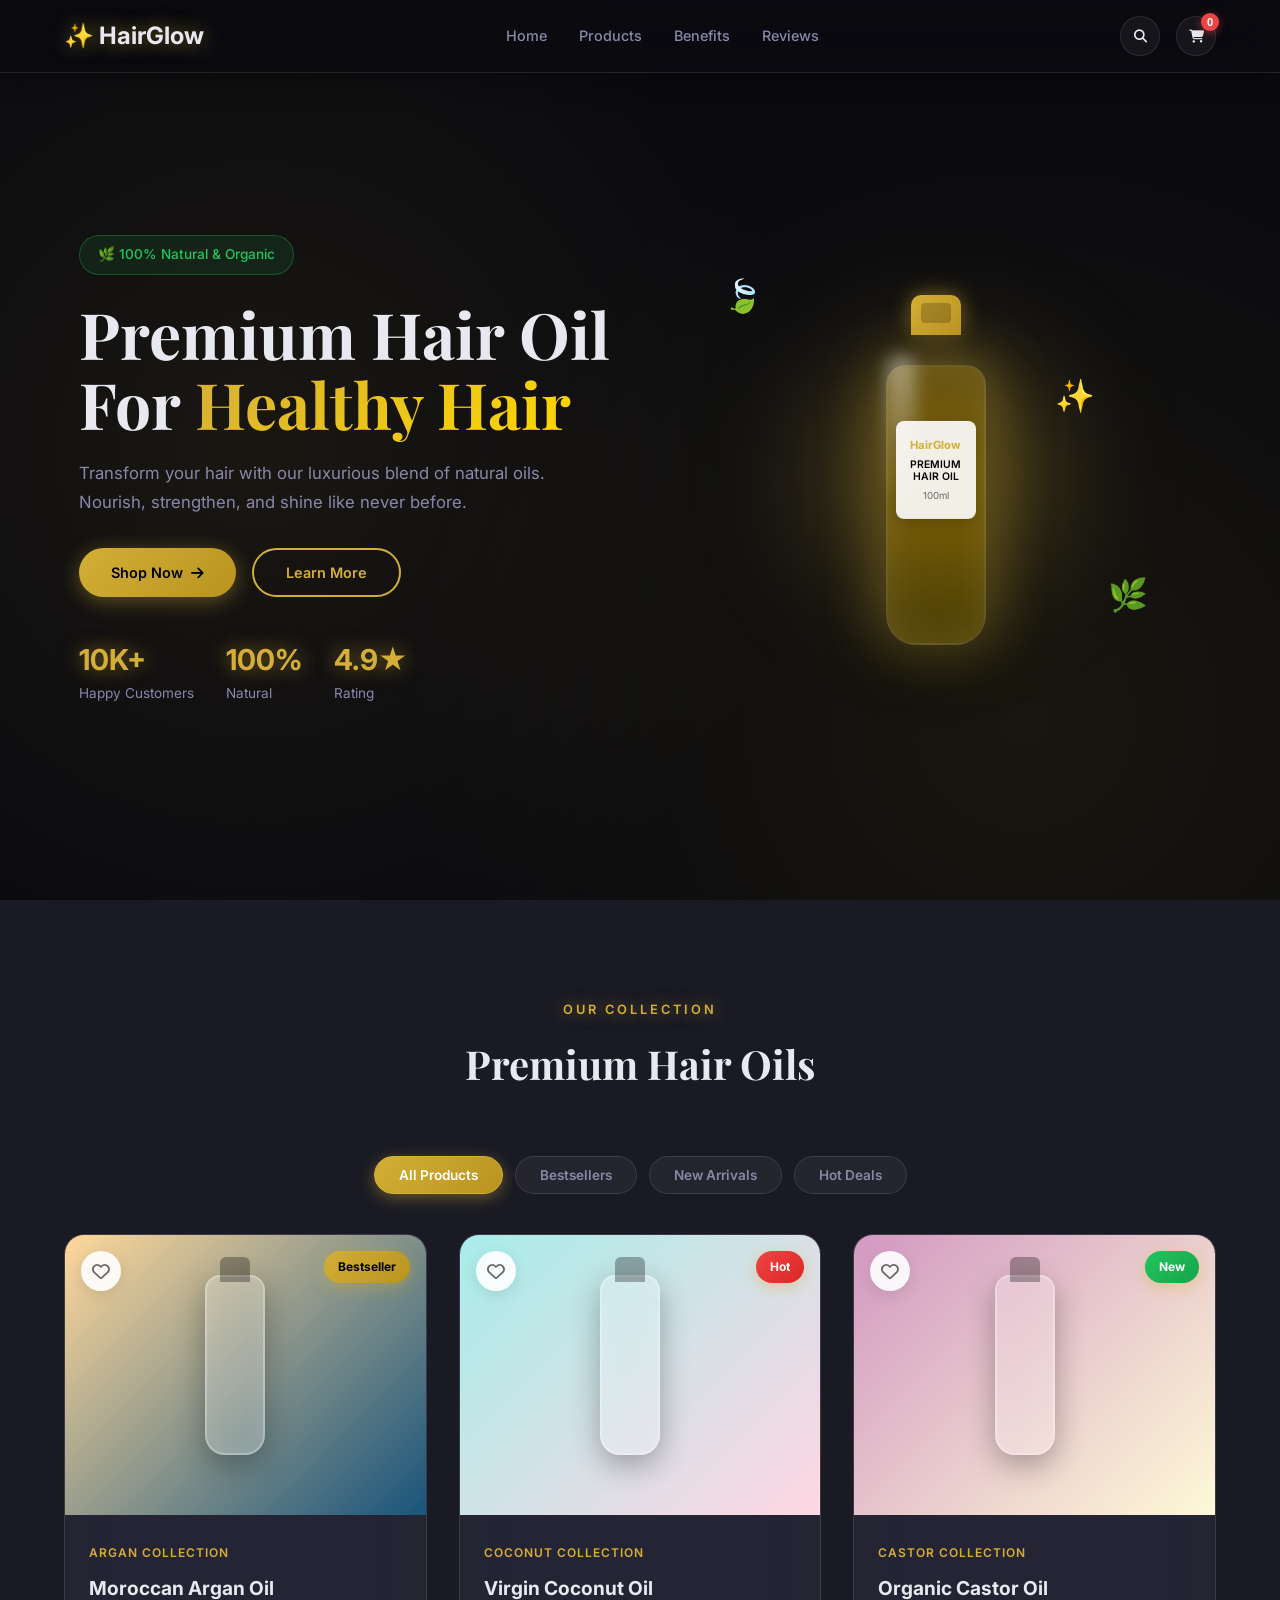
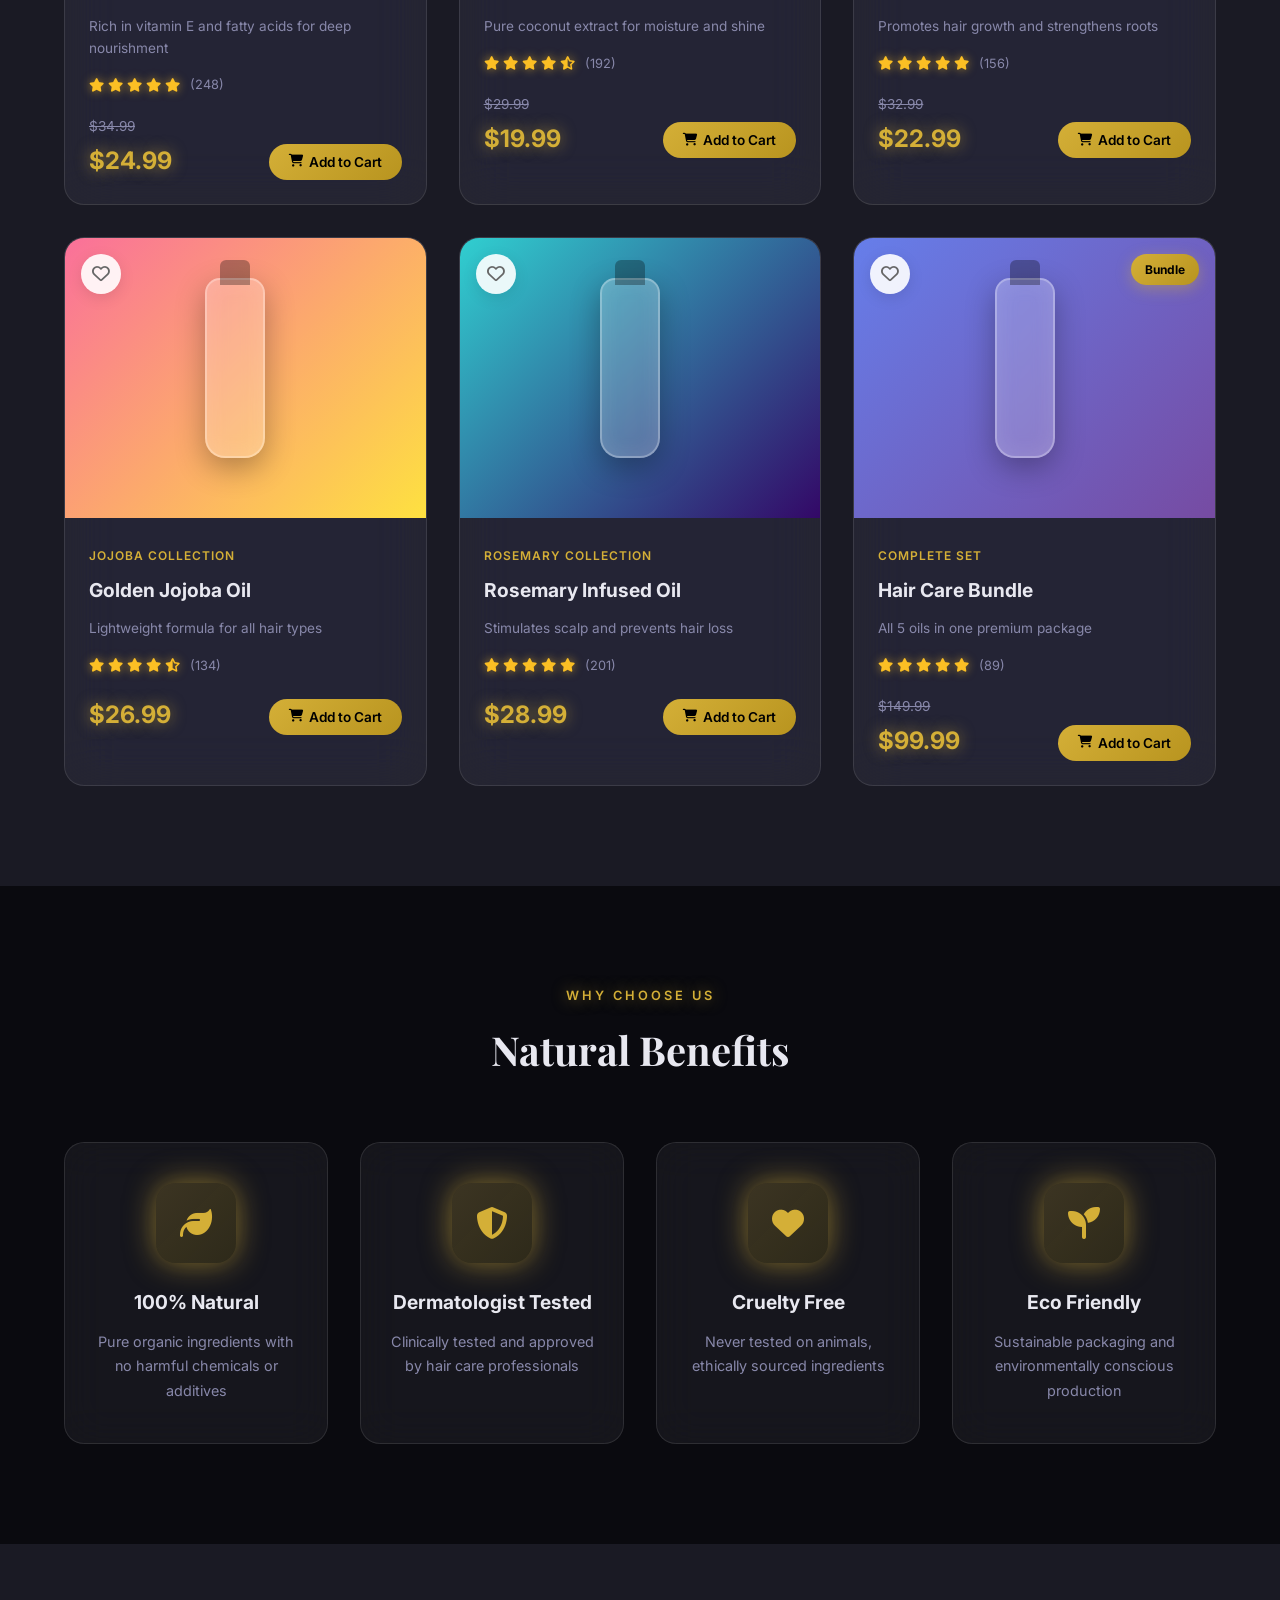
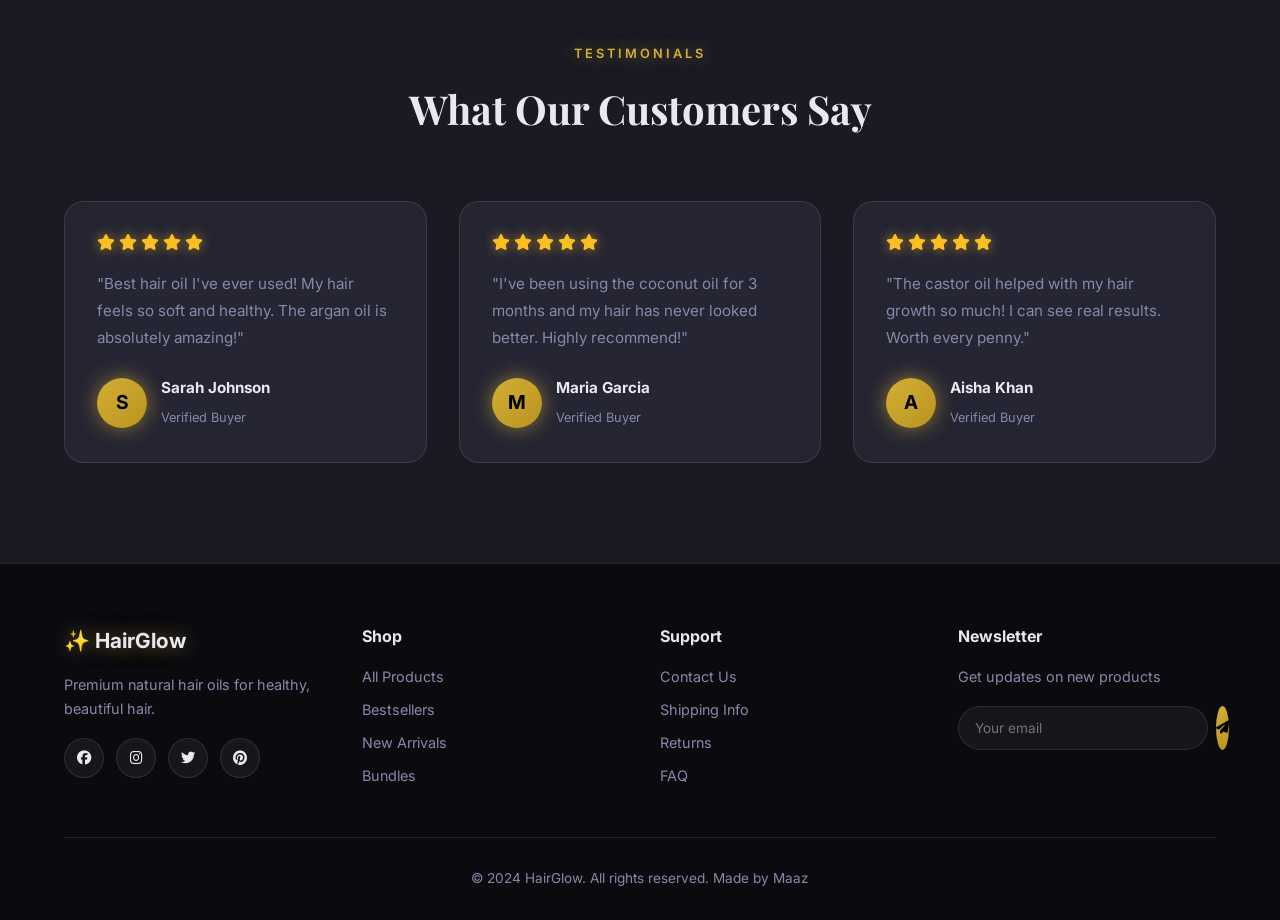
<file: projects/ecommerce/index.html>
<!DOCTYPE html>
<html lang="en">
<head>
  <meta charset="UTF-8">
  <meta name="viewport" content="width=device-width, initial-scale=1.0">
  <title>HairGlow - Premium Hair Oil Store</title>
  <link rel="stylesheet" href="ecommerce.css">
  <link href="https://fonts.googleapis.com/css2?family=Playfair+Display:wght@400;600;700&family=Inter:wght@300;400;500;600;700&display=swap" rel="stylesheet">
  <link rel="stylesheet" href="https://cdnjs.cloudflare.com/ajax/libs/font-awesome/6.5.0/css/all.min.css">
</head>
<body>

  <!-- NAVBAR -->
  <nav class="navbar">
    <div class="container">
      <a href="#" class="logo">✨ HairGlow</a>
      <ul class="nav-menu">
        <li><a href="#home">Home</a></li>
        <li><a href="#products">Products</a></li>
        <li><a href="#benefits">Benefits</a></li>
        <li><a href="#reviews">Reviews</a></li>
      </ul>
      <div class="nav-actions">
        <button class="search-btn"><i class="fas fa-search"></i></button>
        <button class="cart-btn"><i class="fas fa-shopping-cart"></i><span class="cart-count">0</span></button>
      </div>
      <button class="hamburger">
        <span></span><span></span><span></span>
      </button>
    </div>
  </nav>

  <!-- HERO -->
  <section class="hero" id="home">
    <div class="hero-bg"></div>
    <div class="container">
      <div class="hero-content">
        <span class="hero-badge">🌿 100% Natural & Organic</span>
        <h1>Premium Hair Oil<br>For <span class="gradient-text">Healthy Hair</span></h1>
        <p>Transform your hair with our luxurious blend of natural oils. Nourish, strengthen, and shine like never before.</p>
        <div class="hero-btns">
          <button class="btn btn-primary">Shop Now <i class="fas fa-arrow-right"></i></button>
          <button class="btn btn-outline">Learn More</button>
        </div>
        <div class="hero-stats">
          <div class="stat"><strong>10K+</strong><span>Happy Customers</span></div>
          <div class="stat"><strong>100%</strong><span>Natural</span></div>
          <div class="stat"><strong>4.9★</strong><span>Rating</span></div>
        </div>
      </div>
      <div class="hero-visual">
        <div class="bottle-glow"></div>
        <div class="bottle-3d">
          <div class="bottle-body"></div>
          <div class="bottle-cap"></div>
          <div class="bottle-label">
            <span class="label-brand">HairGlow</span>
            <span class="label-type">PREMIUM<br>HAIR OIL</span>
            <span class="label-vol">100ml</span>
          </div>
          <div class="bottle-shine"></div>
        </div>
        <div class="floating-element leaf-1">🍃</div>
        <div class="floating-element leaf-2">🌿</div>
        <div class="floating-element sparkle-1">✨</div>
      </div>
    </div>
  </section>

  <!-- PRODUCTS -->
  <section class="products" id="products">
    <div class="container">
      <div class="section-header">
        <span class="section-label">Our Collection</span>
        <h2>Premium Hair Oils</h2>
      </div>
      <div class="products-grid">
        <div class="product-card">
          <div class="product-badge">Bestseller</div>
          <div class="product-img" style="background:linear-gradient(135deg,#ffd89b,#19547b)">
            <div class="product-bottle">
              <div class="mini-bottle"></div>
            </div>
          </div>
          <div class="product-info">
            <span class="product-category">Argan Collection</span>
            <h3>Moroccan Argan Oil</h3>
            <p>Rich in vitamin E and fatty acids for deep nourishment</p>
            <div class="product-rating">
              <i class="fas fa-star"></i>
              <i class="fas fa-star"></i>
              <i class="fas fa-star"></i>
              <i class="fas fa-star"></i>
              <i class="fas fa-star"></i>
              <span>(248)</span>
            </div>
            <div class="product-footer">
              <div class="product-price">
                <span class="price-old">$34.99</span>
                <span class="price-new">$24.99</span>
              </div>
              <button class="btn-add-cart"><i class="fas fa-shopping-cart"></i> Add to Cart</button>
            </div>
          </div>
        </div>

        <div class="product-card">
          <div class="product-badge hot">Hot</div>
          <div class="product-img" style="background:linear-gradient(135deg,#a8edea,#fed6e3)">
            <div class="product-bottle">
              <div class="mini-bottle"></div>
            </div>
          </div>
          <div class="product-info">
            <span class="product-category">Coconut Collection</span>
            <h3>Virgin Coconut Oil</h3>
            <p>Pure coconut extract for moisture and shine</p>
            <div class="product-rating">
              <i class="fas fa-star"></i>
              <i class="fas fa-star"></i>
              <i class="fas fa-star"></i>
              <i class="fas fa-star"></i>
              <i class="fas fa-star-half-alt"></i>
              <span>(192)</span>
            </div>
            <div class="product-footer">
              <div class="product-price">
                <span class="price-old">$29.99</span>
                <span class="price-new">$19.99</span>
              </div>
              <button class="btn-add-cart"><i class="fas fa-shopping-cart"></i> Add to Cart</button>
            </div>
          </div>
        </div>

        <div class="product-card">
          <div class="product-badge new">New</div>
          <div class="product-img" style="background:linear-gradient(135deg,#d299c2,#fef9d7)">
            <div class="product-bottle">
              <div class="mini-bottle"></div>
            </div>
          </div>
          <div class="product-info">
            <span class="product-category">Castor Collection</span>
            <h3>Organic Castor Oil</h3>
            <p>Promotes hair growth and strengthens roots</p>
            <div class="product-rating">
              <i class="fas fa-star"></i>
              <i class="fas fa-star"></i>
              <i class="fas fa-star"></i>
              <i class="fas fa-star"></i>
              <i class="fas fa-star"></i>
              <span>(156)</span>
            </div>
            <div class="product-footer">
              <div class="product-price">
                <span class="price-old">$32.99</span>
                <span class="price-new">$22.99</span>
              </div>
              <button class="btn-add-cart"><i class="fas fa-shopping-cart"></i> Add to Cart</button>
            </div>
          </div>
        </div>

        <div class="product-card">
          <div class="product-img" style="background:linear-gradient(135deg,#fa709a,#fee140)">
            <div class="product-bottle">
              <div class="mini-bottle"></div>
            </div>
          </div>
          <div class="product-info">
            <span class="product-category">Jojoba Collection</span>
            <h3>Golden Jojoba Oil</h3>
            <p>Lightweight formula for all hair types</p>
            <div class="product-rating">
              <i class="fas fa-star"></i>
              <i class="fas fa-star"></i>
              <i class="fas fa-star"></i>
              <i class="fas fa-star"></i>
              <i class="fas fa-star-half-alt"></i>
              <span>(134)</span>
            </div>
            <div class="product-footer">
              <div class="product-price">
                <span class="price-new">$26.99</span>
              </div>
              <button class="btn-add-cart"><i class="fas fa-shopping-cart"></i> Add to Cart</button>
            </div>
          </div>
        </div>

        <div class="product-card">
          <div class="product-img" style="background:linear-gradient(135deg,#30cfd0,#330867)">
            <div class="product-bottle">
              <div class="mini-bottle"></div>
            </div>
          </div>
          <div class="product-info">
            <span class="product-category">Rosemary Collection</span>
            <h3>Rosemary Infused Oil</h3>
            <p>Stimulates scalp and prevents hair loss</p>
            <div class="product-rating">
              <i class="fas fa-star"></i>
              <i class="fas fa-star"></i>
              <i class="fas fa-star"></i>
              <i class="fas fa-star"></i>
              <i class="fas fa-star"></i>
              <span>(201)</span>
            </div>
            <div class="product-footer">
              <div class="product-price">
                <span class="price-new">$28.99</span>
              </div>
              <button class="btn-add-cart"><i class="fas fa-shopping-cart"></i> Add to Cart</button>
            </div>
          </div>
        </div>

        <div class="product-card">
          <div class="product-badge">Bundle</div>
          <div class="product-img" style="background:linear-gradient(135deg,#667eea,#764ba2)">
            <div class="product-bottle">
              <div class="mini-bottle"></div>
            </div>
          </div>
          <div class="product-info">
            <span class="product-category">Complete Set</span>
            <h3>Hair Care Bundle</h3>
            <p>All 5 oils in one premium package</p>
            <div class="product-rating">
              <i class="fas fa-star"></i>
              <i class="fas fa-star"></i>
              <i class="fas fa-star"></i>
              <i class="fas fa-star"></i>
              <i class="fas fa-star"></i>
              <span>(89)</span>
            </div>
            <div class="product-footer">
              <div class="product-price">
                <span class="price-old">$149.99</span>
                <span class="price-new">$99.99</span>
              </div>
              <button class="btn-add-cart"><i class="fas fa-shopping-cart"></i> Add to Cart</button>
            </div>
          </div>
        </div>
      </div>
    </div>
  </section>

  <!-- BENEFITS -->
  <section class="benefits" id="benefits">
    <div class="container">
      <div class="section-header">
        <span class="section-label">Why Choose Us</span>
        <h2>Natural Benefits</h2>
      </div>
      <div class="benefits-grid">
        <div class="benefit-card">
          <div class="benefit-icon"><i class="fas fa-leaf"></i></div>
          <h3>100% Natural</h3>
          <p>Pure organic ingredients with no harmful chemicals or additives</p>
        </div>
        <div class="benefit-card">
          <div class="benefit-icon"><i class="fas fa-shield-alt"></i></div>
          <h3>Dermatologist Tested</h3>
          <p>Clinically tested and approved by hair care professionals</p>
        </div>
        <div class="benefit-card">
          <div class="benefit-icon"><i class="fas fa-heart"></i></div>
          <h3>Cruelty Free</h3>
          <p>Never tested on animals, ethically sourced ingredients</p>
        </div>
        <div class="benefit-card">
          <div class="benefit-icon"><i class="fas fa-seedling"></i></div>
          <h3>Eco Friendly</h3>
          <p>Sustainable packaging and environmentally conscious production</p>
        </div>
      </div>
    </div>
  </section>

  <!-- REVIEWS -->
  <section class="reviews" id="reviews">
    <div class="container">
      <div class="section-header">
        <span class="section-label">Testimonials</span>
        <h2>What Our Customers Say</h2>
      </div>
      <div class="reviews-grid">
        <div class="review-card">
          <div class="review-stars">
            <i class="fas fa-star"></i>
            <i class="fas fa-star"></i>
            <i class="fas fa-star"></i>
            <i class="fas fa-star"></i>
            <i class="fas fa-star"></i>
          </div>
          <p>"Best hair oil I've ever used! My hair feels so soft and healthy. The argan oil is absolutely amazing!"</p>
          <div class="review-author">
            <div class="author-avatar">S</div>
            <div>
              <strong>Sarah Johnson</strong>
              <span>Verified Buyer</span>
            </div>
          </div>
        </div>
        <div class="review-card">
          <div class="review-stars">
            <i class="fas fa-star"></i>
            <i class="fas fa-star"></i>
            <i class="fas fa-star"></i>
            <i class="fas fa-star"></i>
            <i class="fas fa-star"></i>
          </div>
          <p>"I've been using the coconut oil for 3 months and my hair has never looked better. Highly recommend!"</p>
          <div class="review-author">
            <div class="author-avatar">M</div>
            <div>
              <strong>Maria Garcia</strong>
              <span>Verified Buyer</span>
            </div>
          </div>
        </div>
        <div class="review-card">
          <div class="review-stars">
            <i class="fas fa-star"></i>
            <i class="fas fa-star"></i>
            <i class="fas fa-star"></i>
            <i class="fas fa-star"></i>
            <i class="fas fa-star"></i>
          </div>
          <p>"The castor oil helped with my hair growth so much! I can see real results. Worth every penny."</p>
          <div class="review-author">
            <div class="author-avatar">A</div>
            <div>
              <strong>Aisha Khan</strong>
              <span>Verified Buyer</span>
            </div>
          </div>
        </div>
      </div>
    </div>
  </section>

  <!-- FOOTER -->
  <footer class="footer">
    <div class="container">
      <div class="footer-content">
        <div class="footer-col">
          <h3>✨ HairGlow</h3>
          <p>Premium natural hair oils for healthy, beautiful hair.</p>
          <div class="footer-socials">
            <a href="#"><i class="fab fa-facebook"></i></a>
            <a href="#"><i class="fab fa-instagram"></i></a>
            <a href="#"><i class="fab fa-twitter"></i></a>
            <a href="#"><i class="fab fa-pinterest"></i></a>
          </div>
        </div>
        <div class="footer-col">
          <h4>Shop</h4>
          <a href="#">All Products</a>
          <a href="#">Bestsellers</a>
          <a href="#">New Arrivals</a>
          <a href="#">Bundles</a>
        </div>
        <div class="footer-col">
          <h4>Support</h4>
          <a href="#">Contact Us</a>
          <a href="#">Shipping Info</a>
          <a href="#">Returns</a>
          <a href="#">FAQ</a>
        </div>
        <div class="footer-col">
          <h4>Newsletter</h4>
          <p>Get updates on new products</p>
          <div class="newsletter">
            <input type="email" placeholder="Your email">
            <button><i class="fas fa-paper-plane"></i></button>
          </div>
        </div>
      </div>
      <div class="footer-bottom">
        <p>&copy; 2024 HairGlow. All rights reserved. Made by Maaz</p>
      </div>
    </div>
  </footer>

  <script src="ecommerce.js"></script>
</body>
</html>
</file>
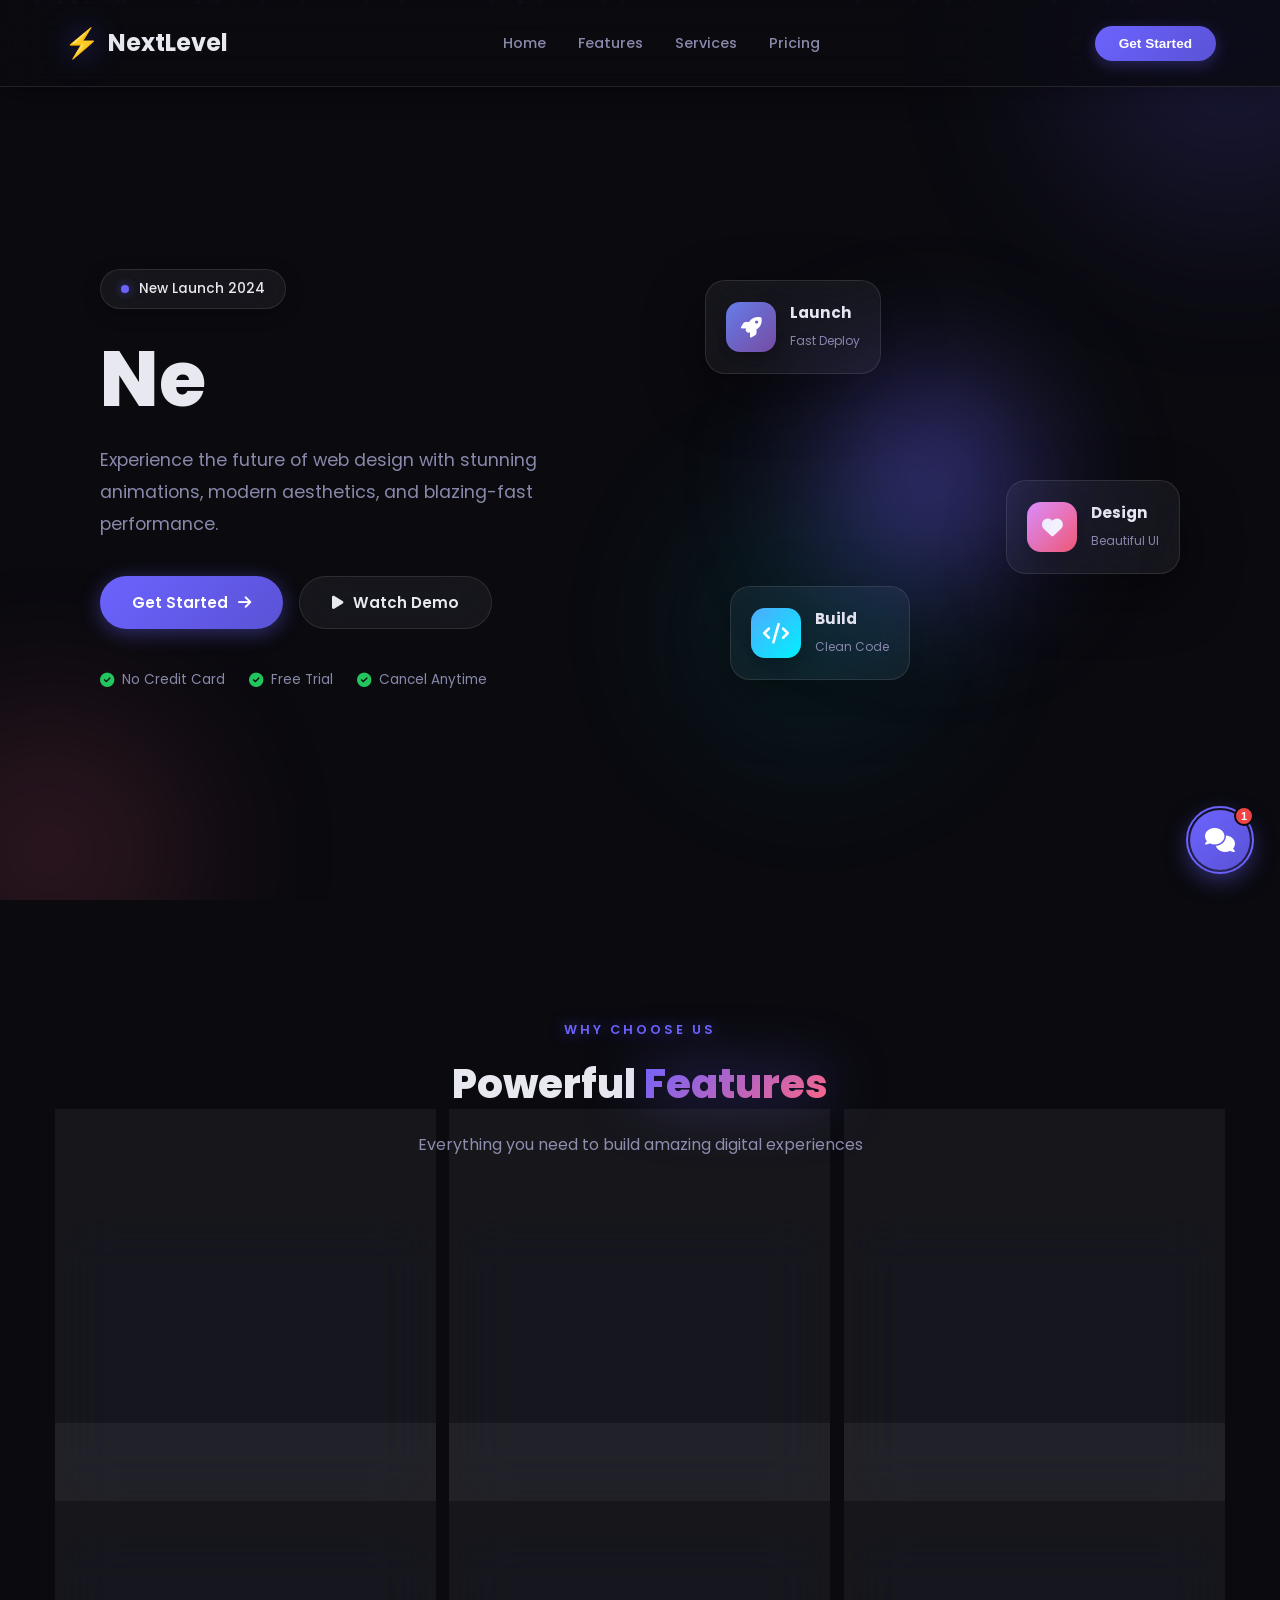
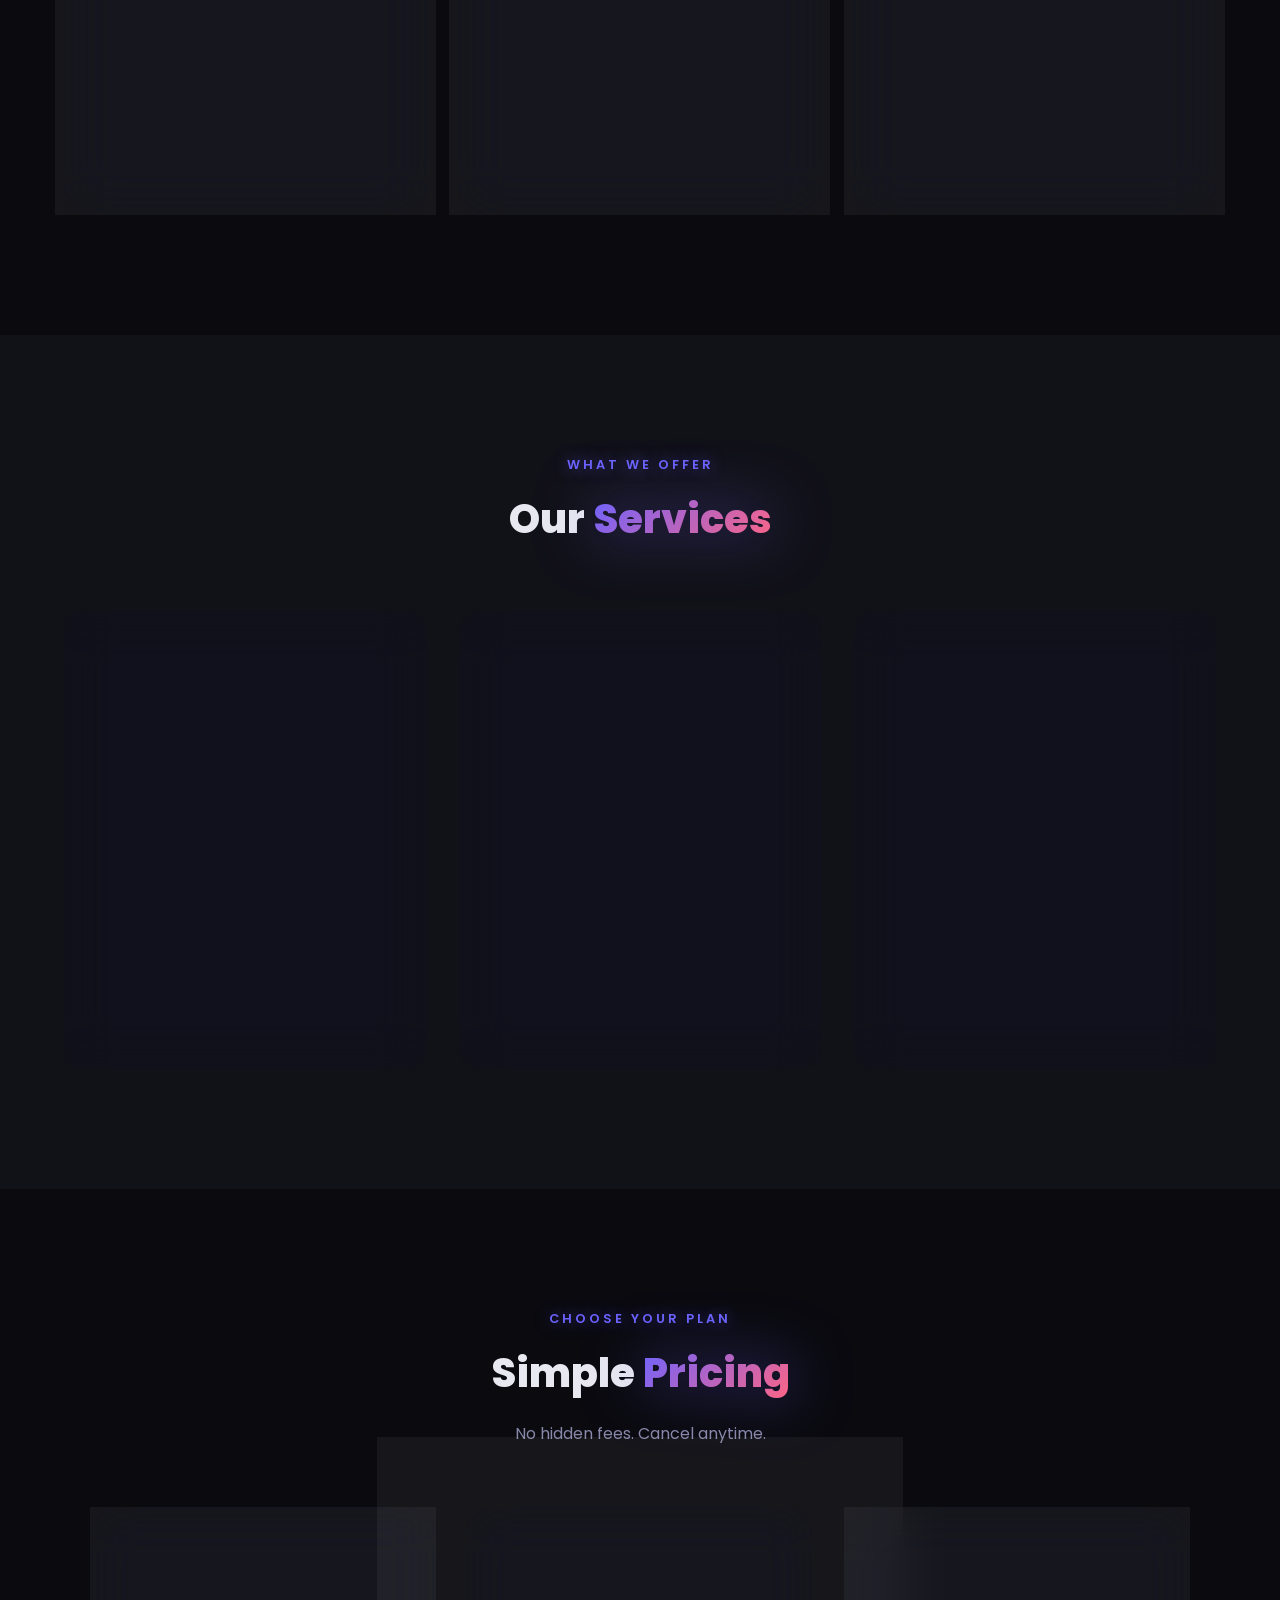
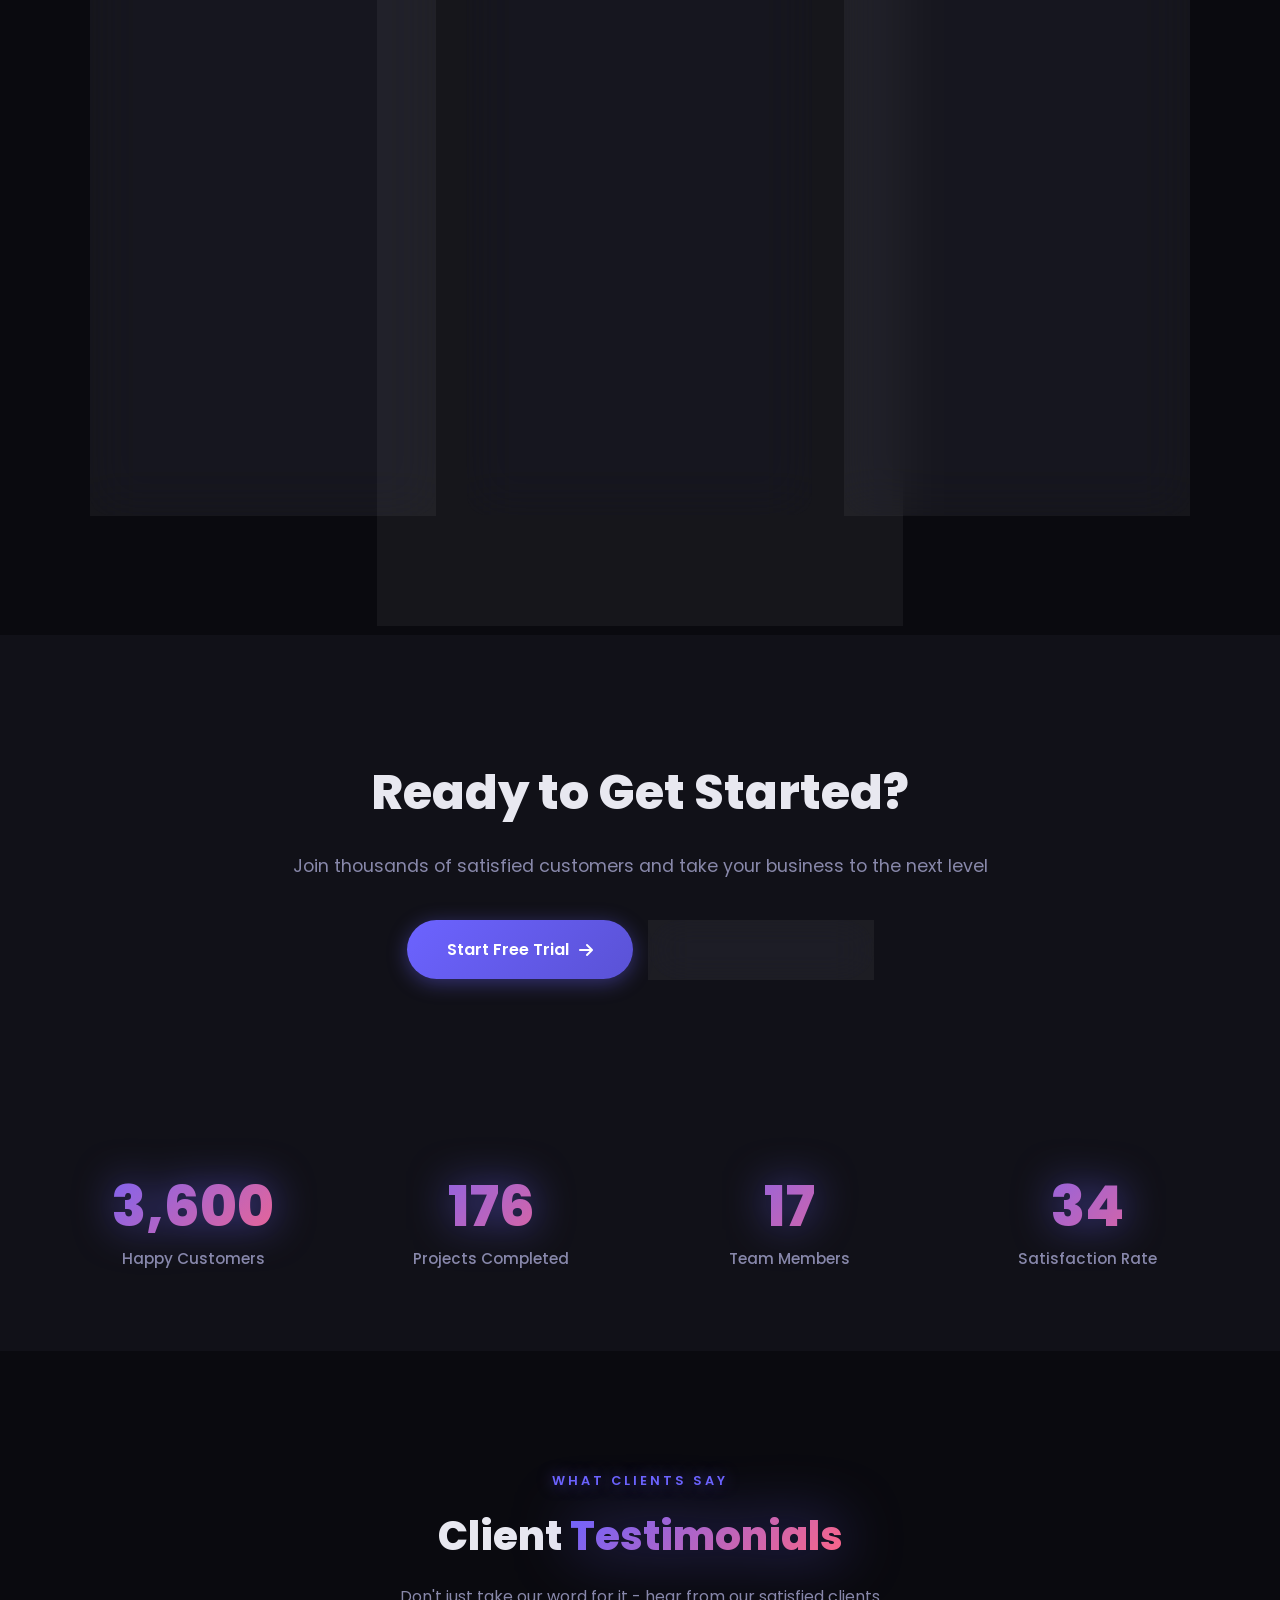
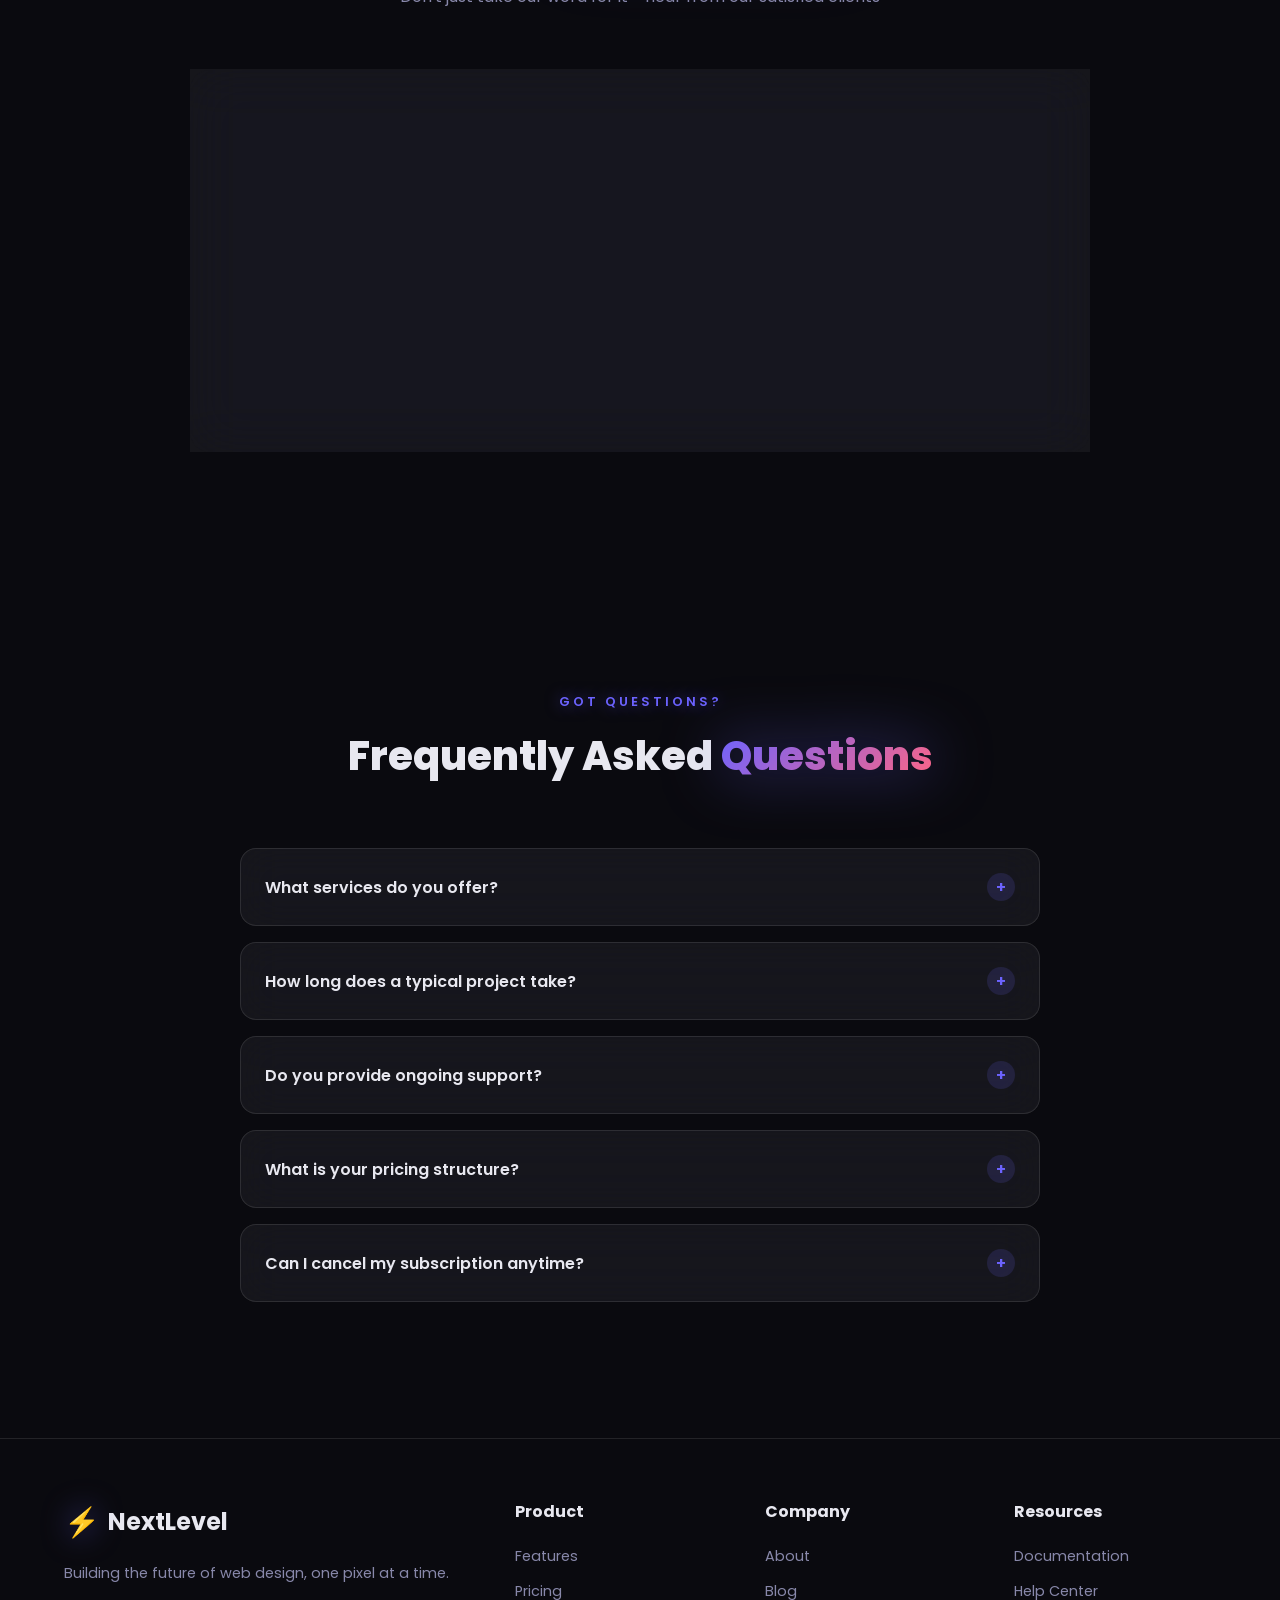
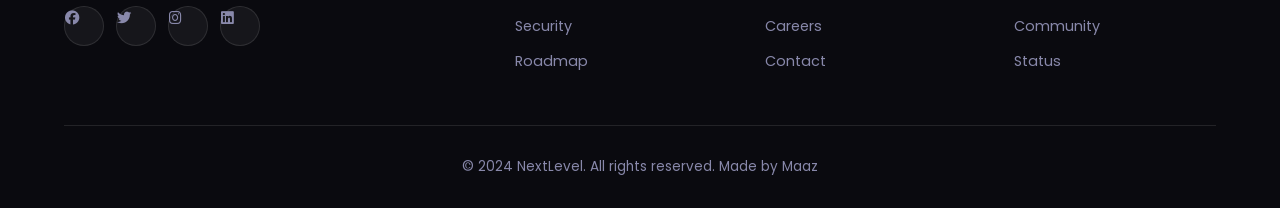
<file: projects/landing/index.html>
<!DOCTYPE html>
<html lang="en">
<head>
  <meta charset="UTF-8">
  <meta name="viewport" content="width=device-width, initial-scale=1.0">
  <title>Next Level Design - Modern Landing Page</title>
  <link rel="stylesheet" href="landing.css">
  <link href="https://fonts.googleapis.com/css2?family=Poppins:wght@300;400;500;600;700;800;900&display=swap" rel="stylesheet">
  <link rel="stylesheet" href="https://cdnjs.cloudflare.com/ajax/libs/font-awesome/6.5.0/css/all.min.css">
</head>
<body>

  <!-- LOADING OVERLAY -->
  <div class="loading-overlay" id="loadingOverlay">
    <div class="loading-spinner"></div>
  </div>

  <!-- SCROLL PROGRESS -->
  <div class="scroll-progress" id="scrollProgress"></div>

  <!-- PARTICLES -->
  <div class="particles" id="particles"></div>

  <!-- ANIMATED BACKGROUND -->
  <div class="animated-bg">
    <div class="gradient-orb orb-1"></div>
    <div class="gradient-orb orb-2"></div>
    <div class="gradient-orb orb-3"></div>
  </div>

  <!-- NAVBAR -->
  <nav class="navbar">
    <div class="container">
      <a href="#" class="logo">
        <span class="logo-icon">⚡</span>
        <span>NextLevel</span>
      </a>
      <ul class="nav-links">
        <li><a href="#home">Home</a></li>
        <li><a href="#features">Features</a></li>
        <li><a href="#services">Services</a></li>
        <li><a href="#pricing">Pricing</a></li>
      </ul>
      <button class="btn-cta">Get Started</button>
      <button class="hamburger" id="hamburger">
        <span></span><span></span><span></span>
      </button>
    </div>
  </nav>

  <!-- MOBILE MENU -->
  <div class="mobile-menu" id="mobileMenu">
    <a href="#home">Home</a>
    <a href="#features">Features</a>
    <a href="#services">Services</a>
    <a href="#pricing">Pricing</a>
    <a href="#testimonials">Testimonials</a>
    <a href="#faq">FAQ</a>
    <button class="btn btn-primary">Get Started</button>
  </div>

  <!-- HERO -->
  <section class="hero" id="home">
    <div class="container">
      <div class="hero-content">
        <div class="hero-badge">
          <span class="badge-pulse"></span>
          <span>New Launch 2024</span>
        </div>
        <h1>
          Next Level<br>
          <span class="gradient-text">Design</span>
        </h1>
        <p>Experience the future of web design with stunning animations, modern aesthetics, and blazing-fast performance.</p>
        <div class="hero-btns">
          <button class="btn btn-primary">
            <span>Get Started</span>
            <i class="fas fa-arrow-right"></i>
          </button>
          <button class="btn btn-glass">
            <i class="fas fa-play"></i>
            <span>Watch Demo</span>
          </button>
        </div>
        <div class="hero-tags">
          <span><i class="fas fa-check-circle"></i> No Credit Card</span>
          <span><i class="fas fa-check-circle"></i> Free Trial</span>
          <span><i class="fas fa-check-circle"></i> Cancel Anytime</span>
        </div>
      </div>
      <div class="hero-visual">
        <div class="floating-card card-1">
          <div class="card-icon" style="background:linear-gradient(135deg,#667eea,#764ba2)">
            <i class="fas fa-rocket"></i>
          </div>
          <div class="card-content">
            <strong>Launch</strong>
            <span>Fast Deploy</span>
          </div>
        </div>
        <div class="floating-card card-2">
          <div class="card-icon" style="background:linear-gradient(135deg,#f093fb,#f5576c)">
            <i class="fas fa-heart"></i>
          </div>
          <div class="card-content">
            <strong>Design</strong>
            <span>Beautiful UI</span>
          </div>
        </div>
        <div class="floating-card card-3">
          <div class="card-icon" style="background:linear-gradient(135deg,#4facfe,#00f2fe)">
            <i class="fas fa-code"></i>
          </div>
          <div class="card-content">
            <strong>Build</strong>
            <span>Clean Code</span>
          </div>
        </div>
        <div class="center-glow"></div>
      </div>
    </div>
  </section>

  <!-- FEATURES -->
  <section class="features" id="features">
    <div class="container">
      <div class="section-header">
        <span class="section-label">Why Choose Us</span>
        <h2>Powerful <span class="gradient-text">Features</span></h2>
        <p>Everything you need to build amazing digital experiences</p>
      </div>
      <div class="features-grid">
        <div class="feature-card">
          <div class="feature-icon">
            <i class="fas fa-bolt"></i>
          </div>
          <h3>Lightning Fast</h3>
          <p>Optimized performance with blazing-fast load times and smooth animations</p>
        </div>
        <div class="feature-card">
          <div class="feature-icon">
            <i class="fas fa-shield-alt"></i>
          </div>
          <h3>Secure & Safe</h3>
          <p>Enterprise-grade security with SSL encryption and data protection</p>
        </div>
        <div class="feature-card">
          <div class="feature-icon">
            <i class="fas fa-mobile-alt"></i>
          </div>
          <h3>Fully Responsive</h3>
          <p>Perfect on all devices - desktop, tablet, and mobile screens</p>
        </div>
        <div class="feature-card">
          <div class="feature-icon">
            <i class="fas fa-palette"></i>
          </div>
          <h3>Modern Design</h3>
          <p>Beautiful UI with glassmorphism, gradients, and smooth transitions</p>
        </div>
        <div class="feature-card">
          <div class="feature-icon">
            <i class="fas fa-cog"></i>
          </div>
          <h3>Easy Customize</h3>
          <p>Flexible and customizable to match your brand identity</p>
        </div>
        <div class="feature-card">
          <div class="feature-icon">
            <i class="fas fa-headset"></i>
          </div>
          <h3>24/7 Support</h3>
          <p>Round-the-clock customer support to help you succeed</p>
        </div>
      </div>
    </div>
  </section>

  <!-- SERVICES -->
  <section class="services" id="services">
    <div class="container">
      <div class="section-header">
        <span class="section-label">What We Offer</span>
        <h2>Our <span class="gradient-text">Services</span></h2>
      </div>
      <div class="services-grid">
        <div class="service-card">
          <div class="service-number">01</div>
          <div class="service-icon">
            <i class="fas fa-laptop-code"></i>
          </div>
          <h3>Web Development</h3>
          <p>Custom websites built with modern technologies and best practices for optimal performance.</p>
          <a href="#" class="service-link">Learn More <i class="fas fa-arrow-right"></i></a>
        </div>
        <div class="service-card">
          <div class="service-number">02</div>
          <div class="service-icon">
            <i class="fas fa-paint-brush"></i>
          </div>
          <h3>UI/UX Design</h3>
          <p>Beautiful and intuitive interfaces that provide exceptional user experiences.</p>
          <a href="#" class="service-link">Learn More <i class="fas fa-arrow-right"></i></a>
        </div>
        <div class="service-card">
          <div class="service-number">03</div>
          <div class="service-icon">
            <i class="fas fa-rocket"></i>
          </div>
          <h3>Digital Marketing</h3>
          <p>Strategic marketing solutions to grow your brand and reach your target audience.</p>
          <a href="#" class="service-link">Learn More <i class="fas fa-arrow-right"></i></a>
        </div>
      </div>
    </div>
  </section>

  <!-- PRICING -->
  <section class="pricing" id="pricing">
    <div class="container">
      <div class="section-header">
        <span class="section-label">Choose Your Plan</span>
        <h2>Simple <span class="gradient-text">Pricing</span></h2>
        <p>No hidden fees. Cancel anytime.</p>
      </div>
      <div class="pricing-grid">
        <div class="pricing-card">
          <div class="pricing-header">
            <h3>Starter</h3>
            <div class="price">
              <span class="currency">$</span>
              <span class="amount">29</span>
              <span class="period">/month</span>
            </div>
          </div>
          <ul class="pricing-features">
            <li><i class="fas fa-check"></i> 5 Projects</li>
            <li><i class="fas fa-check"></i> 10GB Storage</li>
            <li><i class="fas fa-check"></i> Basic Support</li>
            <li><i class="fas fa-check"></i> SSL Certificate</li>
            <li class="disabled"><i class="fas fa-times"></i> Priority Support</li>
            <li class="disabled"><i class="fas fa-times"></i> Custom Domain</li>
          </ul>
          <button class="btn btn-outline-white">Choose Plan</button>
        </div>

        <div class="pricing-card featured">
          <div class="popular-badge">Most Popular</div>
          <div class="pricing-header">
            <h3>Professional</h3>
            <div class="price">
              <span class="currency">$</span>
              <span class="amount">79</span>
              <span class="period">/month</span>
            </div>
          </div>
          <ul class="pricing-features">
            <li><i class="fas fa-check"></i> Unlimited Projects</li>
            <li><i class="fas fa-check"></i> 100GB Storage</li>
            <li><i class="fas fa-check"></i> Priority Support</li>
            <li><i class="fas fa-check"></i> SSL Certificate</li>
            <li><i class="fas fa-check"></i> Custom Domain</li>
            <li><i class="fas fa-check"></i> Advanced Analytics</li>
          </ul>
          <button class="btn btn-primary">Choose Plan</button>
        </div>

        <div class="pricing-card">
          <div class="pricing-header">
            <h3>Enterprise</h3>
            <div class="price">
              <span class="currency">$</span>
              <span class="amount">199</span>
              <span class="period">/month</span>
            </div>
          </div>
          <ul class="pricing-features">
            <li><i class="fas fa-check"></i> Unlimited Everything</li>
            <li><i class="fas fa-check"></i> 1TB Storage</li>
            <li><i class="fas fa-check"></i> 24/7 Support</li>
            <li><i class="fas fa-check"></i> SSL Certificate</li>
            <li><i class="fas fa-check"></i> Multiple Domains</li>
            <li><i class="fas fa-check"></i> White Label</li>
          </ul>
          <button class="btn btn-outline-white">Choose Plan</button>
        </div>
      </div>
    </div>
  </section>

  <!-- CTA -->
  <section class="cta">
    <div class="container">
      <div class="cta-content">
        <h2>Ready to Get Started?</h2>
        <p>Join thousands of satisfied customers and take your business to the next level</p>
        <div class="cta-btns">
          <button class="btn btn-primary btn-lg">
            <span>Start Free Trial</span>
            <i class="fas fa-arrow-right"></i>
          </button>
          <button class="btn btn-glass btn-lg">
            <i class="fas fa-phone"></i>
            <span>Contact Sales</span>
          </button>
        </div>
      </div>
    </div>
  </section>

  <!-- STATS -->
  <section class="stats">
    <div class="container">
      <div class="stats-grid">
        <div class="stat-item">
          <div class="stat-number" data-target="10000">0</div>
          <div class="stat-label">Happy Customers</div>
        </div>
        <div class="stat-item">
          <div class="stat-number" data-target="500">0</div>
          <div class="stat-label">Projects Completed</div>
        </div>
        <div class="stat-item">
          <div class="stat-number" data-target="50">0</div>
          <div class="stat-label">Team Members</div>
        </div>
        <div class="stat-item">
          <div class="stat-number" data-target="99">0</div>
          <div class="stat-label">Satisfaction Rate</div>
        </div>
      </div>
    </div>
  </section>

  <!-- TESTIMONIALS -->
  <section class="testimonials" id="testimonials">
    <div class="container">
      <div class="section-header">
        <span class="section-label">What Clients Say</span>
        <h2>Client <span class="gradient-text">Testimonials</span></h2>
        <p>Don't just take our word for it - hear from our satisfied clients</p>
      </div>
      <div class="testimonials-slider">
        <div class="testimonial-card">
          <div class="testimonial-avatar">J</div>
          <div class="testimonial-text">
            "NextLevel transformed our online presence completely. The design is stunning and the performance is incredible. Highly recommended!"
          </div>
          <div class="testimonial-author">John Smith</div>
          <div class="testimonial-role">CEO, TechCorp</div>
          <div class="testimonial-stars">
            <i class="fas fa-star"></i>
            <i class="fas fa-star"></i>
            <i class="fas fa-star"></i>
            <i class="fas fa-star"></i>
            <i class="fas fa-star"></i>
          </div>
        </div>
      </div>
    </div>
  </section>

  <!-- FAQ -->
  <section class="faq" id="faq">
    <div class="container">
      <div class="section-header">
        <span class="section-label">Got Questions?</span>
        <h2>Frequently Asked <span class="gradient-text">Questions</span></h2>
      </div>
      <div class="faq-container">
        <div class="faq-item">
          <button class="faq-question">
            <span>What services do you offer?</span>
            <div class="faq-icon">+</div>
          </button>
          <div class="faq-answer">
            <p>We offer web development, UI/UX design, digital marketing, and custom software solutions tailored to your business needs.</p>
          </div>
        </div>
        <div class="faq-item">
          <button class="faq-question">
            <span>How long does a typical project take?</span>
            <div class="faq-icon">+</div>
          </button>
          <div class="faq-answer">
            <p>Project timelines vary based on complexity. A simple website takes 2-4 weeks, while complex applications may take 2-3 months.</p>
          </div>
        </div>
        <div class="faq-item">
          <button class="faq-question">
            <span>Do you provide ongoing support?</span>
            <div class="faq-icon">+</div>
          </button>
          <div class="faq-answer">
            <p>Yes! We offer 24/7 support and maintenance packages to ensure your website runs smoothly at all times.</p>
          </div>
        </div>
        <div class="faq-item">
          <button class="faq-question">
            <span>What is your pricing structure?</span>
            <div class="faq-icon">+</div>
          </button>
          <div class="faq-answer">
            <p>We offer flexible pricing plans starting from $29/month. Custom quotes are available for enterprise solutions.</p>
          </div>
        </div>
        <div class="faq-item">
          <button class="faq-question">
            <span>Can I cancel my subscription anytime?</span>
            <div class="faq-icon">+</div>
          </button>
          <div class="faq-answer">
            <p>Absolutely! You can cancel your subscription at any time with no hidden fees or penalties.</p>
          </div>
        </div>
      </div>
    </div>
  </section>

  <!-- FOOTER -->
  <footer class="footer">
    <div class="container">
      <div class="footer-content">
        <div class="footer-col">
          <div class="footer-logo">
            <span class="logo-icon">⚡</span>
            <span>NextLevel</span>
          </div>
          <p>Building the future of web design, one pixel at a time.</p>
          <div class="footer-socials">
            <a href="#"><i class="fab fa-facebook"></i></a>
            <a href="#"><i class="fab fa-twitter"></i></a>
            <a href="#"><i class="fab fa-instagram"></i></a>
            <a href="#"><i class="fab fa-linkedin"></i></a>
          </div>
        </div>
        <div class="footer-col">
          <h4>Product</h4>
          <a href="#">Features</a>
          <a href="#">Pricing</a>
          <a href="#">Security</a>
          <a href="#">Roadmap</a>
        </div>
        <div class="footer-col">
          <h4>Company</h4>
          <a href="#">About</a>
          <a href="#">Blog</a>
          <a href="#">Careers</a>
          <a href="#">Contact</a>
        </div>
        <div class="footer-col">
          <h4>Resources</h4>
          <a href="#">Documentation</a>
          <a href="#">Help Center</a>
          <a href="#">Community</a>
          <a href="#">Status</a>
        </div>
      </div>
      <div class="footer-bottom">
        <p>&copy; 2024 NextLevel. All rights reserved. Made by Maaz</p>
      </div>
    </div>
  </footer>

  <!-- BACK TO TOP -->
  <button class="back-to-top" id="backToTop">
    <i class="fas fa-arrow-up"></i>
  </button>

  <script src="landing.js"></script>
</body>
</html>
</file>
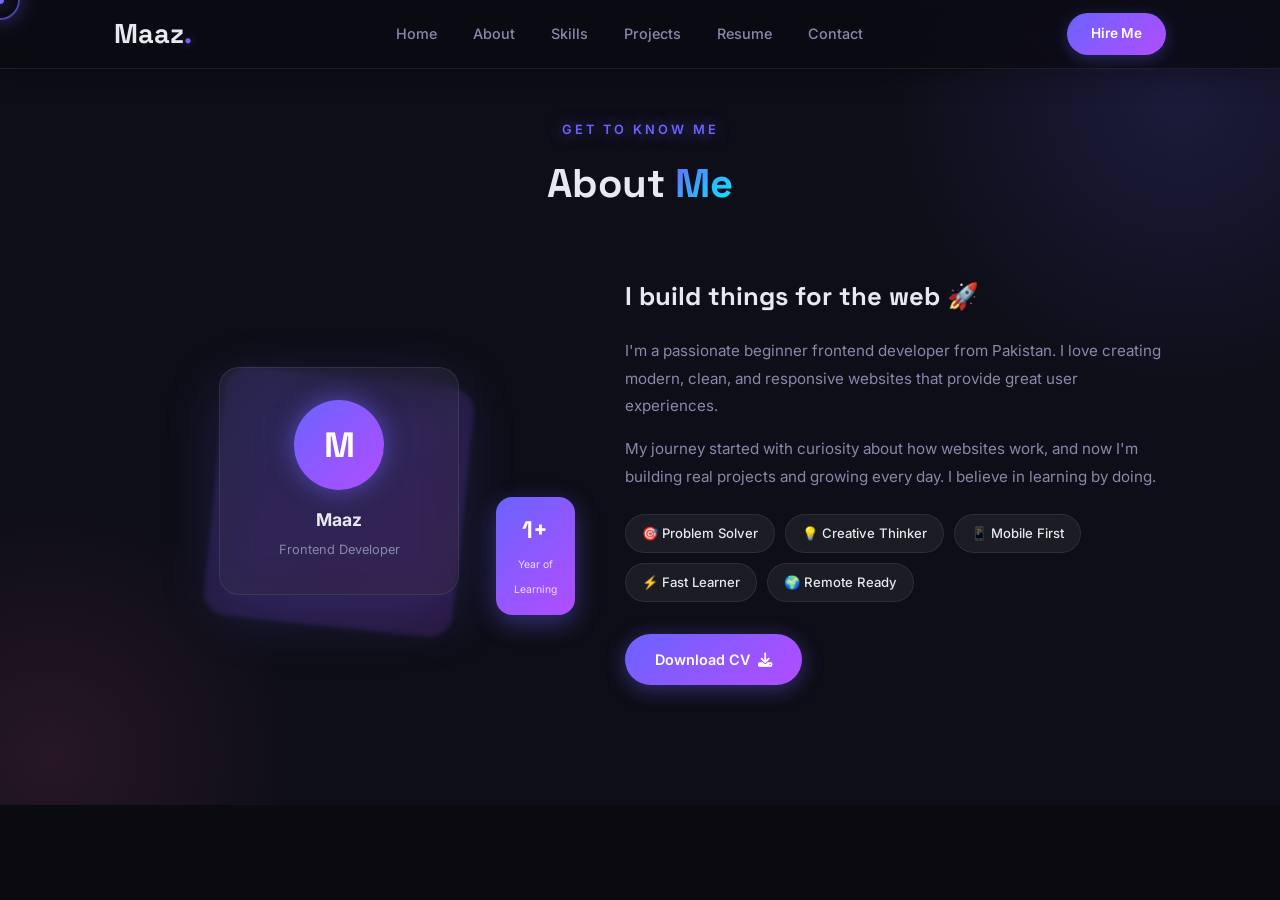
<file: pages/about.html>
<!DOCTYPE html>
<html lang="en">
<head>
  <meta charset="UTF-8">
  <meta name="viewport" content="width=device-width, initial-scale=1.0">
  <title>About Me | Maaz</title>
  <link rel="stylesheet" href="../css/style.css">
  <link rel="stylesheet" href="../css/about.css">
  <link href="https://fonts.googleapis.com/css2?family=Inter:wght@300;400;500;600;700;800;900&family=Space+Grotesk:wght@400;500;600;700&display=swap" rel="stylesheet">
  <link rel="stylesheet" href="https://cdnjs.cloudflare.com/ajax/libs/font-awesome/6.5.0/css/all.min.css">
</head>
<body>
  <div class="cursor-dot" id="cursorDot"></div>
  <div class="cursor-ring" id="cursorRing"></div>
  <canvas id="particles" class="particles-canvas"></canvas>

  <nav class="navbar scrolled" id="navbar">
    <div class="nav-container">
      <a href="../index.html" class="logo">Maaz<span>.</span></a>
      <ul class="nav-links" id="navLinks">
        <li><a href="../index.html#home">Home</a></li>
        <li><a href="about.html">About</a></li>
        <li><a href="skills.html">Skills</a></li>
        <li><a href="projects.html">Projects</a></li>
        <li><a href="cv.html">Resume</a></li>
        <li><a href="contact.html">Contact</a></li>
      </ul>
      <a href="contact.html" class="nav-cta">Hire Me</a>
      <button class="hamburger" id="hamburger"><span></span><span></span><span></span></button>
    </div>
  </nav>

  <section class="about page-section" id="about">
    <div class="container">
      <div class="section-header">
        <span class="section-label">Get to know me</span>
        <h2 class="section-title">About <span>Me</span></h2>
      </div>
      <div class="about-layout">
        <div class="about-left">
          <div class="about-img-wrap">
            <div class="about-img-bg"></div>
            <div class="about-img-card">
              <div class="about-avatar">M</div>
              <div class="about-name-tag">
                <strong>Maaz</strong>
                <small>Frontend Developer</small>
              </div>
            </div>
            <div class="about-exp-badge">
              <span>1+</span>
              <small>Year of<br>Learning</small>
            </div>
          </div>
        </div>
        <div class="about-right">
          <h3>I build things for the web 🚀</h3>
          <p>I'm a passionate beginner frontend developer from Pakistan. I love creating modern, clean, and responsive websites that provide great user experiences.</p>
          <p>My journey started with curiosity about how websites work, and now I'm building real projects and growing every day. I believe in learning by doing.</p>
          <div class="about-tags">
            <span>🎯 Problem Solver</span>
            <span>💡 Creative Thinker</span>
            <span>📱 Mobile First</span>
            <span>⚡ Fast Learner</span>
            <span>🌍 Remote Ready</span>
          </div>
          <a href="cv.html" class="btn btn-primary magnetic">
            <span>Download CV</span>
            <i class="fas fa-download"></i>
          </a>
        </div>
      </div>
    </div>
  </section>

  <script src="../js/script.js"></script>
</body>
</html>
</file>
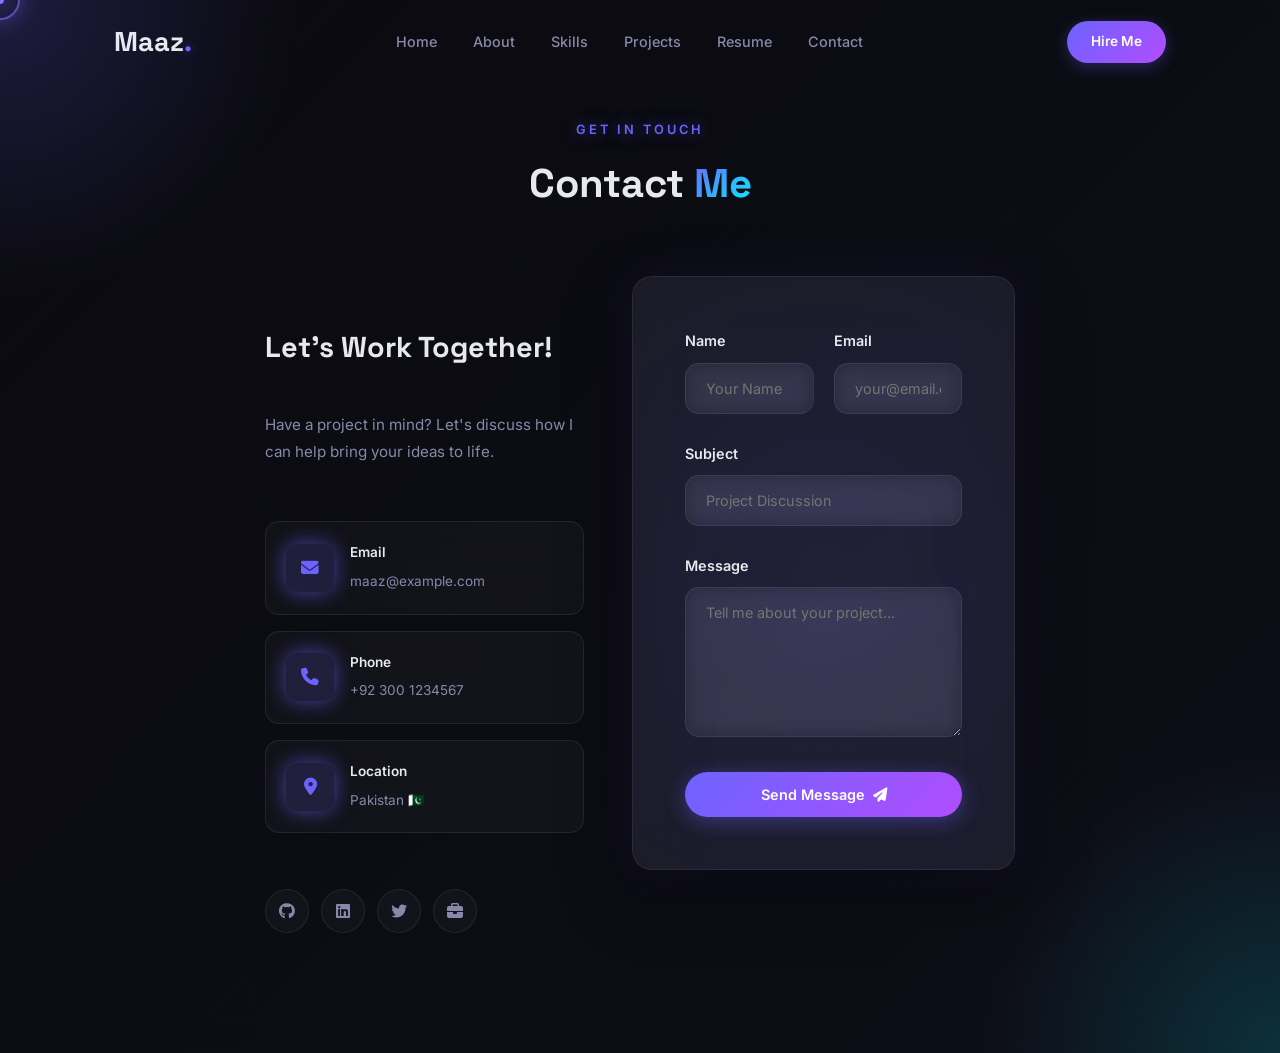
<file: pages/contact.html>
<!DOCTYPE html>
<html lang="en">
<head>
  <meta charset="UTF-8">
  <meta name="viewport" content="width=device-width, initial-scale=1.0">
  <title>Contact | Maaz</title>
  <link rel="stylesheet" href="../css/style.css">
  <link rel="stylesheet" href="../css/contact.css">
  <link href="https://fonts.googleapis.com/css2?family=Inter:wght@300;400;500;600;700;800;900&family=Space+Grotesk:wght@400;500;600;700&display=swap" rel="stylesheet">
  <link rel="stylesheet" href="https://cdnjs.cloudflare.com/ajax/libs/font-awesome/6.5.0/css/all.min.css">
</head>
<body>
  <div class="cursor-dot" id="cursorDot"></div>
  <div class="cursor-ring" id="cursorRing"></div>
  <canvas id="particles" class="particles-canvas"></canvas>

  <nav class="navbar scrolled" id="navbar">
    <div class="nav-container">
      <a href="../index.html" class="logo">Maaz<span>.</span></a>
      <ul class="nav-links" id="navLinks">
        <li><a href="../index.html#home">Home</a></li>
        <li><a href="about.html">About</a></li>
        <li><a href="skills.html">Skills</a></li>
        <li><a href="projects.html">Projects</a></li>
        <li><a href="cv.html">Resume</a></li>
        <li><a href="contact.html">Contact</a></li>
      </ul>
      <a href="contact.html" class="nav-cta">Hire Me</a>
      <button class="hamburger" id="hamburger"><span></span><span></span><span></span></button>
    </div>
  </nav>

  <section class="contact page-section" id="contact">
    <div class="container">
      <div class="section-header">
        <span class="section-label">Get in touch</span>
        <h2 class="section-title">Contact <span>Me</span></h2>
      </div>
      <div class="contact-wrapper">
        <div class="contact-info">
          <h3>Let's Work Together!</h3>
          <p>Have a project in mind? Let's discuss how I can help bring your ideas to life.</p>
          <div class="contact-items">
            <a href="mailto:maaz@example.com" class="contact-item">
              <div class="contact-icon"><i class="fas fa-envelope"></i></div>
              <div>
                <strong>Email</strong>
                <span>maaz@example.com</span>
              </div>
            </a>
            <a href="tel:+923001234567" class="contact-item">
              <div class="contact-icon"><i class="fas fa-phone"></i></div>
              <div>
                <strong>Phone</strong>
                <span>+92 300 1234567</span>
              </div>
            </a>
            <div class="contact-item">
              <div class="contact-icon"><i class="fas fa-map-marker-alt"></i></div>
              <div>
                <strong>Location</strong>
                <span>Pakistan 🇵🇰</span>
              </div>
            </div>
          </div>
          <div class="contact-socials">
            <a href="#"><i class="fab fa-github"></i></a>
            <a href="#"><i class="fab fa-linkedin"></i></a>
            <a href="#"><i class="fab fa-twitter"></i></a>
            <a href="#"><i class="fas fa-briefcase"></i></a>
          </div>
        </div>
        <div class="contact-form">
          <form id="contactForm">
            <div class="form-row">
              <div class="form-group">
                <label>Name</label>
                <input type="text" placeholder="Your Name" required>
              </div>
              <div class="form-group">
                <label>Email</label>
                <input type="email" placeholder="your@email.com" required>
              </div>
            </div>
            <div class="form-group">
              <label>Subject</label>
              <input type="text" placeholder="Project Discussion" required>
            </div>
            <div class="form-group">
              <label>Message</label>
              <textarea placeholder="Tell me about your project..." required></textarea>
            </div>
            <button type="submit" class="btn btn-primary btn-full">
              <span>Send Message</span>
              <i class="fas fa-paper-plane"></i>
            </button>
            <div class="form-success" id="formSuccess">
              ✓ Message sent successfully!
            </div>
          </form>
        </div>
      </div>
    </div>
  </section>

  <script src="../js/script.js"></script>
</body>
</html>
</file>
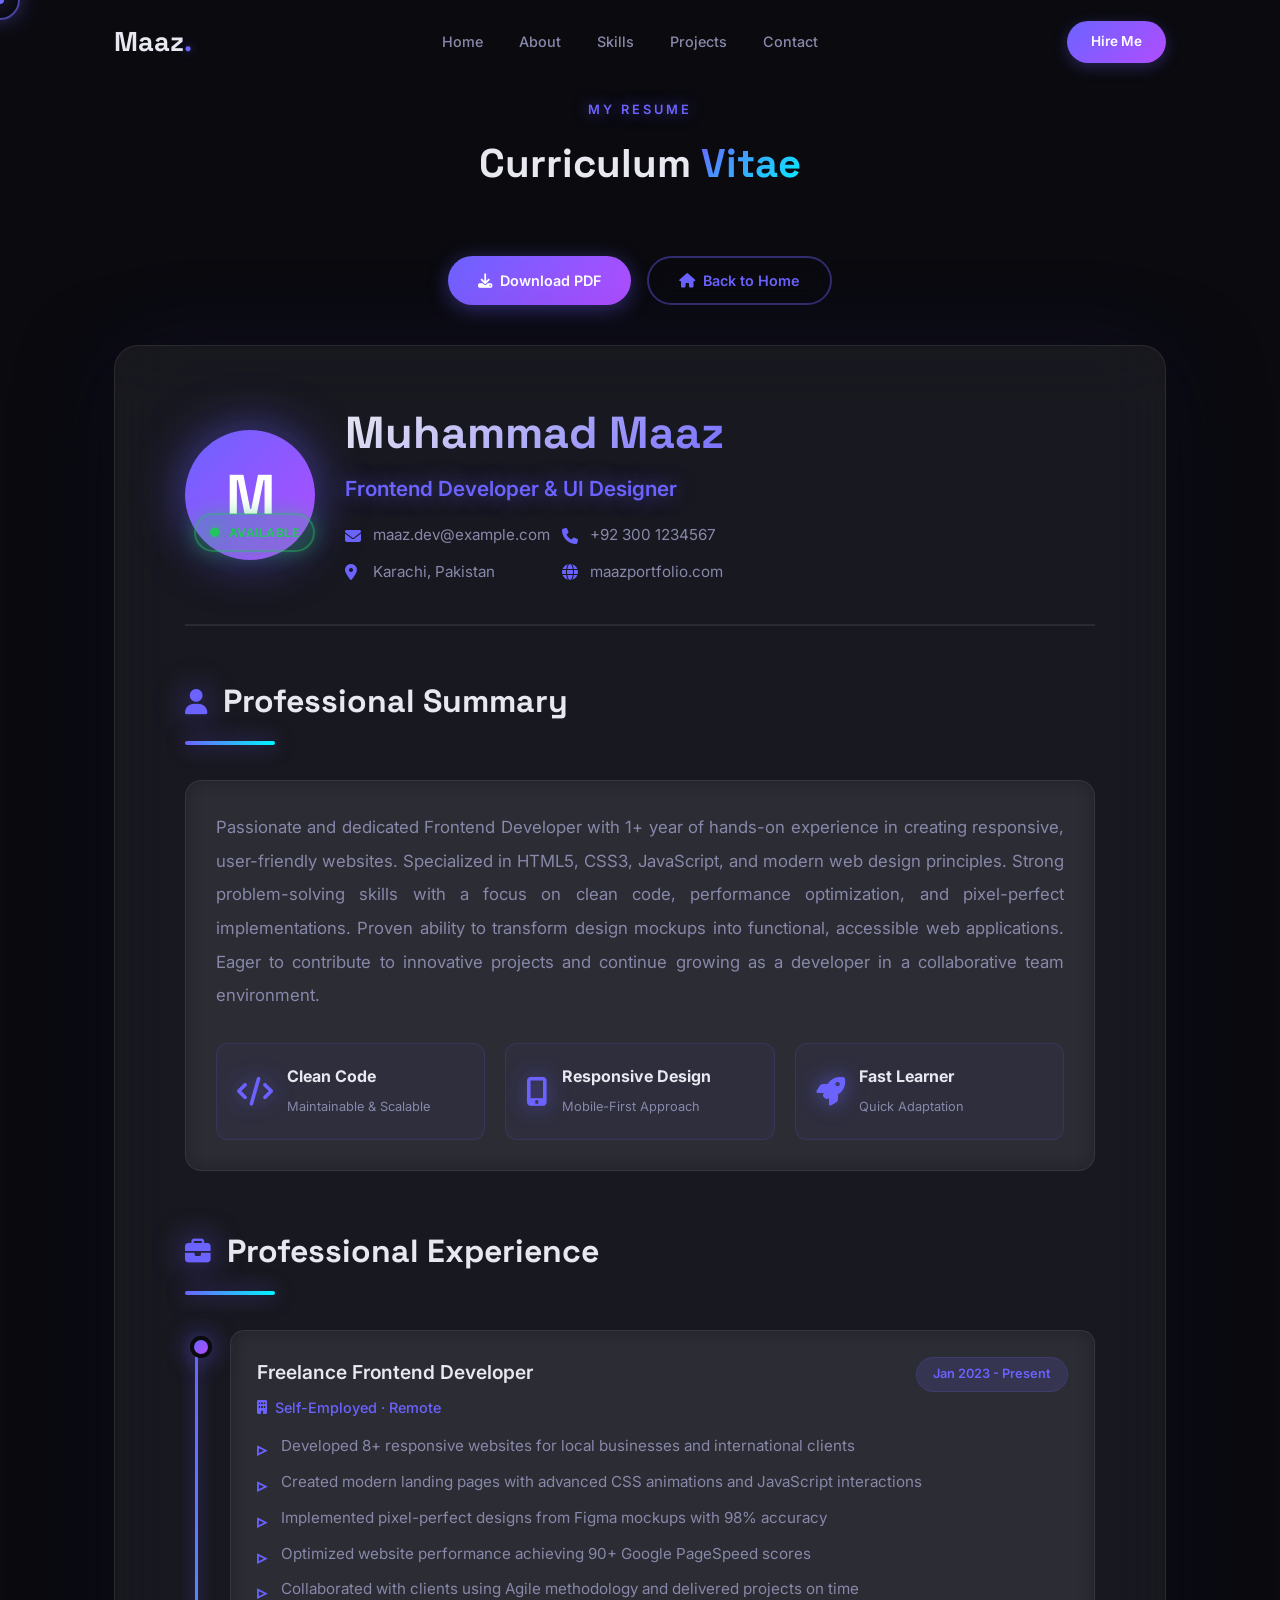
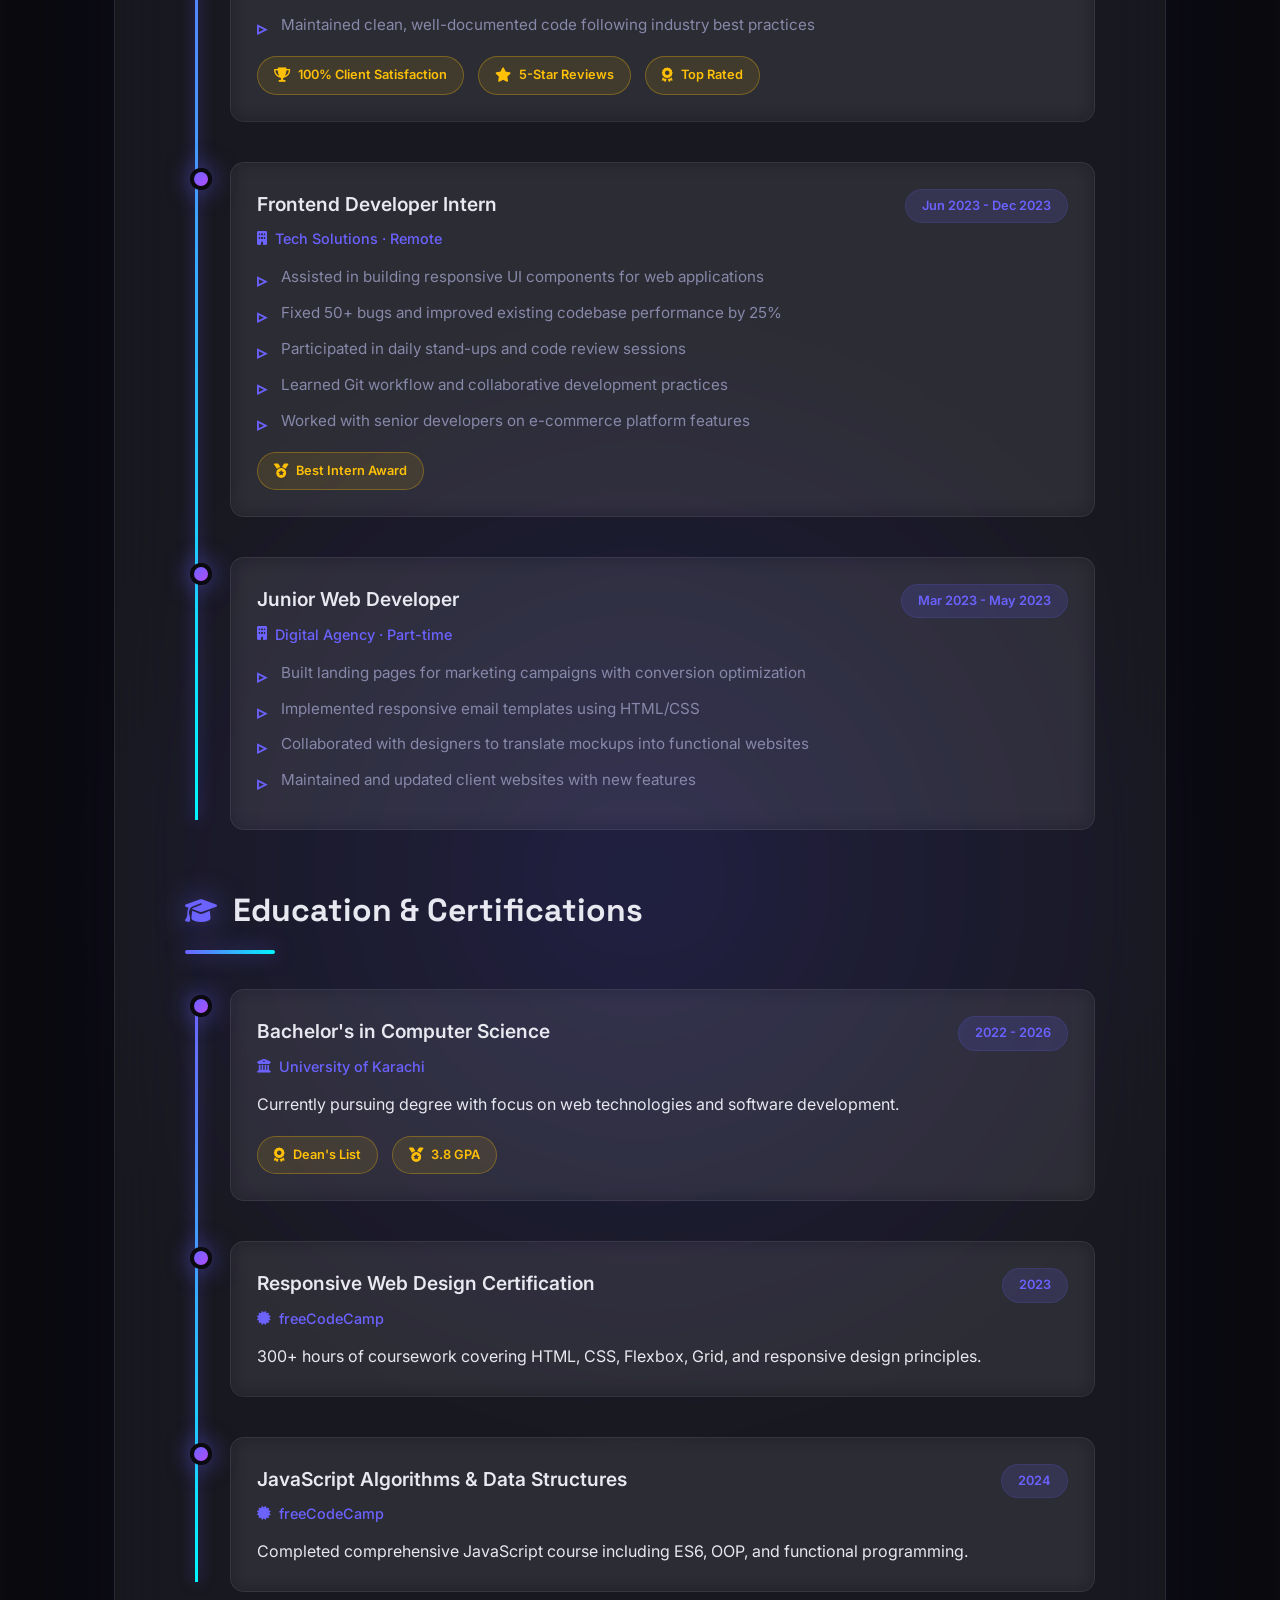
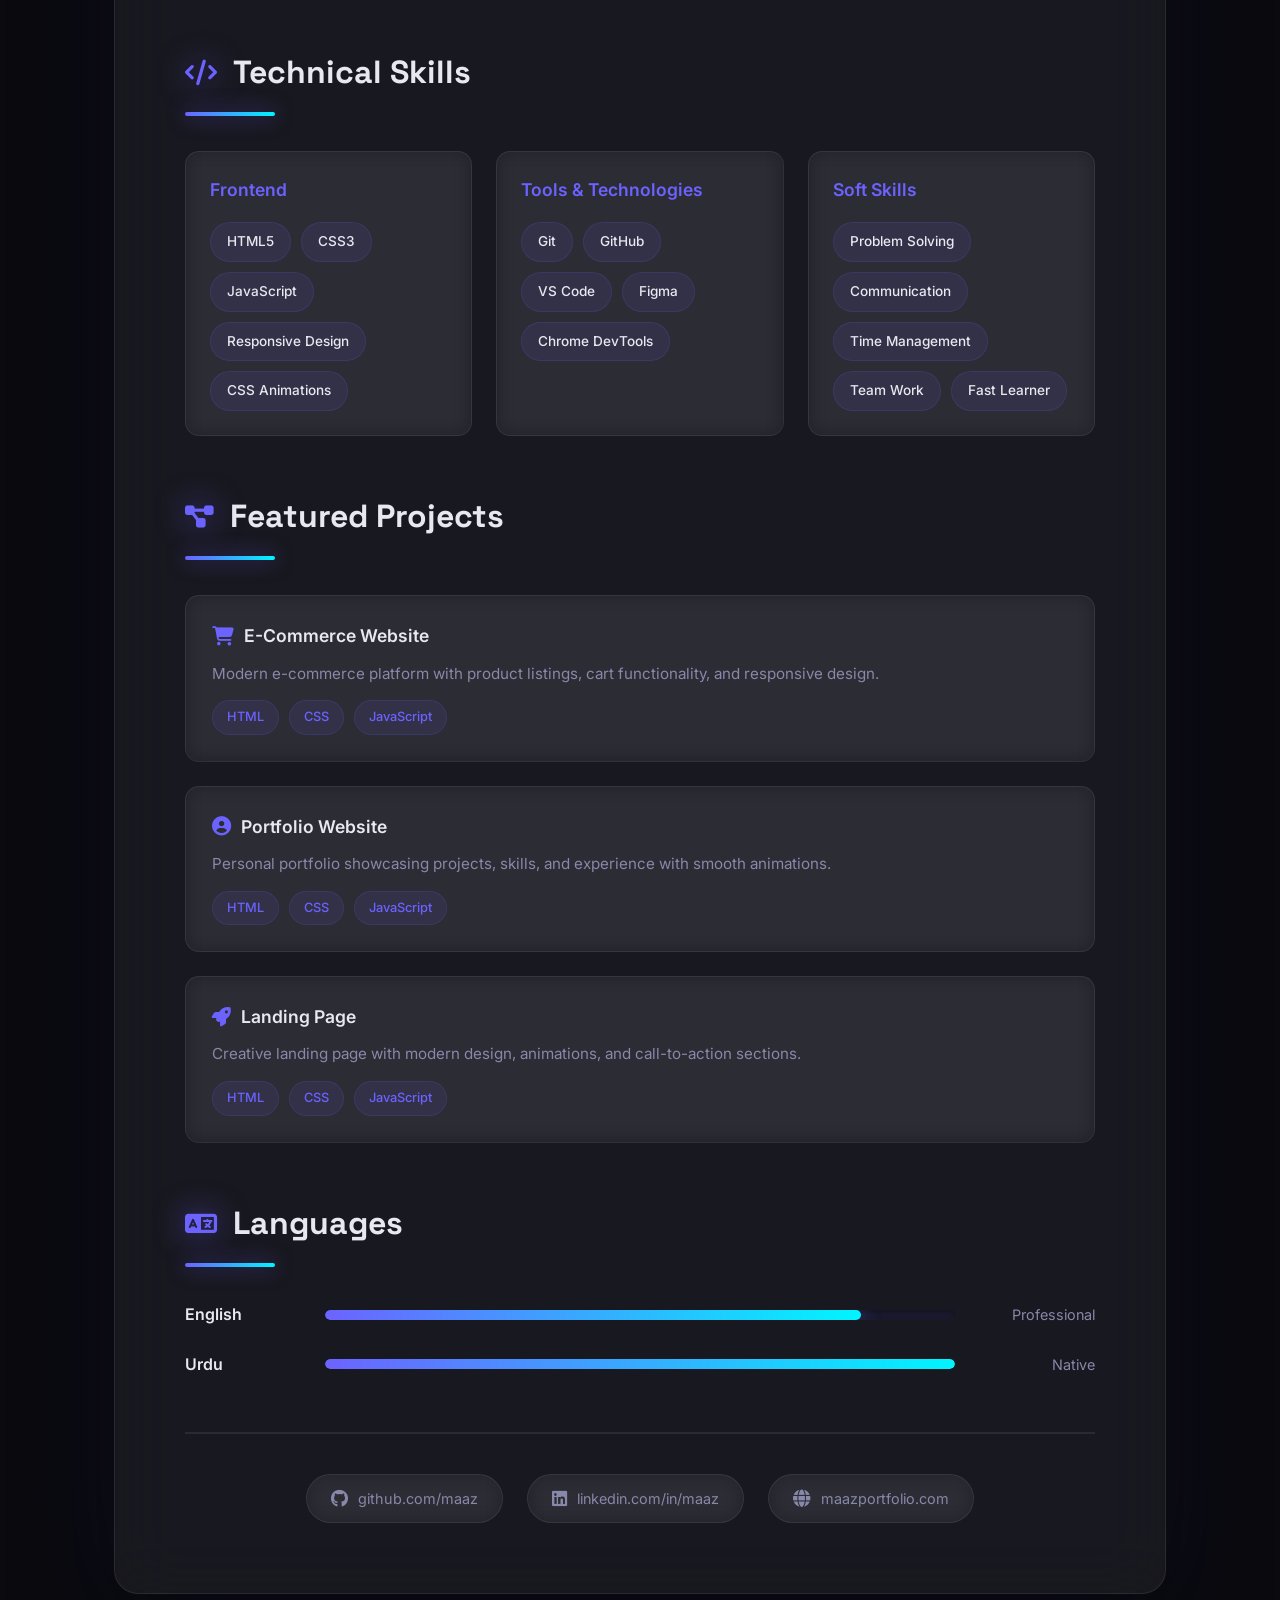
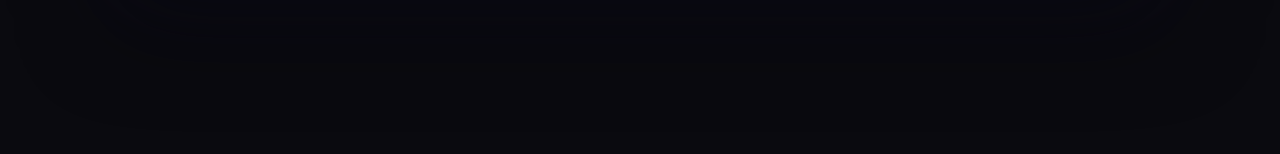
<file: pages/cv.html>
<!DOCTYPE html>
<html lang="en">

<head>
  <meta charset="UTF-8">
  <meta name="viewport" content="width=device-width, initial-scale=1.0">
  <title>Resume | Maaz</title>
  <link rel="stylesheet" href="../css/style.css">
  <link rel="stylesheet" href="../css/cv.css">
  <link
    href="https://fonts.googleapis.com/css2?family=Inter:wght@300;400;500;600;700;800;900&family=Space+Grotesk:wght@400;500;600;700&display=swap"
    rel="stylesheet">
  <link rel="stylesheet" href="https://cdnjs.cloudflare.com/ajax/libs/font-awesome/6.5.0/css/all.min.css">
</head>

<body>
  <div class="cursor-dot" id="cursorDot"></div>
  <div class="cursor-ring" id="cursorRing"></div>
  <canvas id="particles" class="particles-canvas"></canvas>

  <nav class="navbar scrolled" id="navbar">
    <div class="nav-container">
      <a href="../index.html" class="logo">Maaz<span>.</span></a>
      <ul class="nav-links" id="navLinks">
        <li><a href="../index.html#home">Home</a></li>
        <li><a href="about.html">About</a></li>
        <li><a href="skills.html">Skills</a></li>
        <li><a href="projects.html">Projects</a></li>
        <li><a href="contact.html">Contact</a></li>
      </ul>
      <a href="contact.html" class="nav-cta">Hire Me</a>
      <button class="hamburger" id="hamburger"><span></span><span></span><span></span></button>
    </div>
  </nav>

  <section class="cv-section page-section">
    <div class="container">
      <div class="section-header">
        <span class="section-label">My Resume</span>
        <h2 class="section-title">Curriculum <span>Vitae</span></h2>
      </div>

      <!-- CV Actions -->
      <div class="cv-actions">
        <button class="btn btn-primary" onclick="window.print()">
          <i class="fas fa-download"></i>
          <span>Download PDF</span>
        </button>
        <button class="btn btn-outline" onclick="window.location.href='../index.html'">
          <i class="fas fa-home"></i>
          <span>Back to Home</span>
        </button>
      </div>

      <!-- CV Container -->
      <div class="cv-container">
        <!-- CV Header -->
        <div class="cv-header">
          <div class="cv-profile">
            <div class="cv-avatar-wrapper">
              <div class="cv-avatar">M</div>
              <div class="cv-status-badge">
                <i class="fas fa-circle"></i>
                <span>Available</span>
              </div>
            </div>
            <div class="cv-info">
              <h1>Muhammad Maaz</h1>
              <p class="cv-title">Frontend Developer & UI Designer</p>
              <div class="cv-contact-info">
                <span><i class="fas fa-envelope"></i> maaz.dev@example.com</span>
                <span><i class="fas fa-phone"></i> +92 300 1234567</span>
                <span><i class="fas fa-map-marker-alt"></i> Karachi, Pakistan</span>
                <span><i class="fas fa-globe"></i> maazportfolio.com</span>
              </div>
            </div>
          </div>
        </div>

        <!-- CV Summary -->
        <div class="cv-section-block">
          <h3 class="cv-section-title"><i class="fas fa-user"></i> Professional Summary</h3>
          <div class="cv-summary-box">
            <p class="cv-summary">
              Passionate and dedicated Frontend Developer with 1+ year of hands-on experience in creating responsive,
              user-friendly websites. Specialized in HTML5, CSS3, JavaScript, and modern web design principles.
              Strong problem-solving skills with a focus on clean code, performance optimization, and pixel-perfect
              implementations.
              Proven ability to transform design mockups into functional, accessible web applications. Eager to
              contribute
              to innovative projects and continue growing as a developer in a collaborative team environment.
            </p>
            <div class="cv-highlights">
              <div class="cv-highlight-item">
                <i class="fas fa-code"></i>
                <div>
                  <strong>Clean Code</strong>
                  <span>Maintainable & Scalable</span>
                </div>
              </div>
              <div class="cv-highlight-item">
                <i class="fas fa-mobile-alt"></i>
                <div>
                  <strong>Responsive Design</strong>
                  <span>Mobile-First Approach</span>
                </div>
              </div>
              <div class="cv-highlight-item">
                <i class="fas fa-rocket"></i>
                <div>
                  <strong>Fast Learner</strong>
                  <span>Quick Adaptation</span>
                </div>
              </div>
            </div>
          </div>
        </div>

        <!-- CV Experience -->
        <div class="cv-section-block">
          <h3 class="cv-section-title"><i class="fas fa-briefcase"></i> Professional Experience</h3>
          <div class="cv-timeline">
            <div class="cv-timeline-item">
              <div class="cv-timeline-dot"></div>
              <div class="cv-timeline-content">
                <div class="cv-timeline-header">
                  <div>
                    <h4>Freelance Frontend Developer</h4>
                    <p class="cv-company"><i class="fas fa-building"></i> Self-Employed · Remote</p>
                  </div>
                  <span class="cv-date">Jan 2023 - Present</span>
                </div>
                <ul class="cv-list">
                  <li>Developed 8+ responsive websites for local businesses and international clients</li>
                  <li>Created modern landing pages with advanced CSS animations and JavaScript interactions</li>
                  <li>Implemented pixel-perfect designs from Figma mockups with 98% accuracy</li>
                  <li>Optimized website performance achieving 90+ Google PageSpeed scores</li>
                  <li>Collaborated with clients using Agile methodology and delivered projects on time</li>
                  <li>Maintained clean, well-documented code following industry best practices</li>
                </ul>
                <div class="cv-achievements">
                  <span class="cv-achievement"><i class="fas fa-trophy"></i> 100% Client Satisfaction</span>
                  <span class="cv-achievement"><i class="fas fa-star"></i> 5-Star Reviews</span>
                  <span class="cv-achievement"><i class="fas fa-award"></i> Top Rated</span>
                </div>
              </div>
            </div>
            <div class="cv-timeline-item">
              <div class="cv-timeline-dot"></div>
              <div class="cv-timeline-content">
                <div class="cv-timeline-header">
                  <div>
                    <h4>Frontend Developer Intern</h4>
                    <p class="cv-company"><i class="fas fa-building"></i> Tech Solutions · Remote</p>
                  </div>
                  <span class="cv-date">Jun 2023 - Dec 2023</span>
                </div>
                <ul class="cv-list">
                  <li>Assisted in building responsive UI components for web applications</li>
                  <li>Fixed 50+ bugs and improved existing codebase performance by 25%</li>
                  <li>Participated in daily stand-ups and code review sessions</li>
                  <li>Learned Git workflow and collaborative development practices</li>
                  <li>Worked with senior developers on e-commerce platform features</li>
                </ul>
                <div class="cv-achievements">
                  <span class="cv-achievement"><i class="fas fa-medal"></i> Best Intern Award</span>
                </div>
              </div>
            </div>
            <div class="cv-timeline-item">
              <div class="cv-timeline-dot"></div>
              <div class="cv-timeline-content">
                <div class="cv-timeline-header">
                  <div>
                    <h4>Junior Web Developer</h4>
                    <p class="cv-company"><i class="fas fa-building"></i> Digital Agency · Part-time</p>
                  </div>
                  <span class="cv-date">Mar 2023 - May 2023</span>
                </div>
                <ul class="cv-list">
                  <li>Built landing pages for marketing campaigns with conversion optimization</li>
                  <li>Implemented responsive email templates using HTML/CSS</li>
                  <li>Collaborated with designers to translate mockups into functional websites</li>
                  <li>Maintained and updated client websites with new features</li>
                </ul>
              </div>
            </div>
          </div>
        </div>

        <!-- CV Education -->
        <div class="cv-section-block">
          <h3 class="cv-section-title"><i class="fas fa-graduation-cap"></i> Education & Certifications</h3>
          <div class="cv-timeline">
            <div class="cv-timeline-item">
              <div class="cv-timeline-dot"></div>
              <div class="cv-timeline-content">
                <div class="cv-timeline-header">
                  <div>
                    <h4>Bachelor's in Computer Science</h4>
                    <p class="cv-company"><i class="fas fa-university"></i> University of Karachi</p>
                  </div>
                  <span class="cv-date">2022 - 2026</span>
                </div>
                <p>Currently pursuing degree with focus on web technologies and software development.</p>
                <div class="cv-achievements">
                  <span class="cv-achievement"><i class="fas fa-award"></i> Dean's List</span>
                  <span class="cv-achievement"><i class="fas fa-medal"></i> 3.8 GPA</span>
                </div>
              </div>
            </div>
            <div class="cv-timeline-item">
              <div class="cv-timeline-dot"></div>
              <div class="cv-timeline-content">
                <div class="cv-timeline-header">
                  <div>
                    <h4>Responsive Web Design Certification</h4>
                    <p class="cv-company"><i class="fas fa-certificate"></i> freeCodeCamp</p>
                  </div>
                  <span class="cv-date">2023</span>
                </div>
                <p>300+ hours of coursework covering HTML, CSS, Flexbox, Grid, and responsive design principles.</p>
              </div>
            </div>
            <div class="cv-timeline-item">
              <div class="cv-timeline-dot"></div>
              <div class="cv-timeline-content">
                <div class="cv-timeline-header">
                  <div>
                    <h4>JavaScript Algorithms & Data Structures</h4>
                    <p class="cv-company"><i class="fas fa-certificate"></i> freeCodeCamp</p>
                  </div>
                  <span class="cv-date">2024</span>
                </div>
                <p>Completed comprehensive JavaScript course including ES6, OOP, and functional programming.</p>
              </div>
            </div>
          </div>
        </div>

        <!-- CV Skills -->
        <div class="cv-section-block">
          <h3 class="cv-section-title"><i class="fas fa-code"></i> Technical Skills</h3>
          <div class="cv-skills-grid">
            <div class="cv-skill-category">
              <h4>Frontend</h4>
              <div class="cv-skill-tags">
                <span>HTML5</span>
                <span>CSS3</span>
                <span>JavaScript</span>
                <span>Responsive Design</span>
                <span>CSS Animations</span>
              </div>
            </div>
            <div class="cv-skill-category">
              <h4>Tools & Technologies</h4>
              <div class="cv-skill-tags">
                <span>Git</span>
                <span>GitHub</span>
                <span>VS Code</span>
                <span>Figma</span>
                <span>Chrome DevTools</span>
              </div>
            </div>
            <div class="cv-skill-category">
              <h4>Soft Skills</h4>
              <div class="cv-skill-tags">
                <span>Problem Solving</span>
                <span>Communication</span>
                <span>Time Management</span>
                <span>Team Work</span>
                <span>Fast Learner</span>
              </div>
            </div>
          </div>
        </div>

        <!-- CV Projects -->
        <div class="cv-section-block">
          <h3 class="cv-section-title"><i class="fas fa-project-diagram"></i> Featured Projects</h3>
          <div class="cv-projects">
            <div class="cv-project-item">
              <h4><i class="fas fa-shopping-cart"></i> E-Commerce Website</h4>
              <p>Modern e-commerce platform with product listings, cart functionality, and responsive design.</p>
              <div class="cv-project-tech">
                <span>HTML</span>
                <span>CSS</span>
                <span>JavaScript</span>
              </div>
            </div>
            <div class="cv-project-item">
              <h4><i class="fas fa-user-circle"></i> Portfolio Website</h4>
              <p>Personal portfolio showcasing projects, skills, and experience with smooth animations.</p>
              <div class="cv-project-tech">
                <span>HTML</span>
                <span>CSS</span>
                <span>JavaScript</span>
              </div>
            </div>
            <div class="cv-project-item">
              <h4><i class="fas fa-rocket"></i> Landing Page</h4>
              <p>Creative landing page with modern design, animations, and call-to-action sections.</p>
              <div class="cv-project-tech">
                <span>HTML</span>
                <span>CSS</span>
                <span>JavaScript</span>
              </div>
            </div>
          </div>
        </div>

        <!-- CV Languages -->
        <div class="cv-section-block">
          <h3 class="cv-section-title"><i class="fas fa-language"></i> Languages</h3>
          <div class="cv-languages">
            <div class="cv-language-item">
              <span class="cv-language-name">English</span>
              <div class="cv-language-bar">
                <div class="cv-language-fill" style="width: 85%"></div>
              </div>
              <span class="cv-language-level">Professional</span>
            </div>
            <div class="cv-language-item">
              <span class="cv-language-name">Urdu</span>
              <div class="cv-language-bar">
                <div class="cv-language-fill" style="width: 100%"></div>
              </div>
              <span class="cv-language-level">Native</span>
            </div>
          </div>
        </div>

        <!-- CV Footer -->
        <div class="cv-footer">
          <div class="cv-social-links">
            <a href="#"><i class="fab fa-github"></i> github.com/maaz</a>
            <a href="#"><i class="fab fa-linkedin"></i> linkedin.com/in/maaz</a>
            <a href="#"><i class="fas fa-globe"></i> maazportfolio.com</a>
          </div>
        </div>
      </div>
    </div>
  </section>

  <script src="../js/script.js"></script>
</body>

</html>
</file>
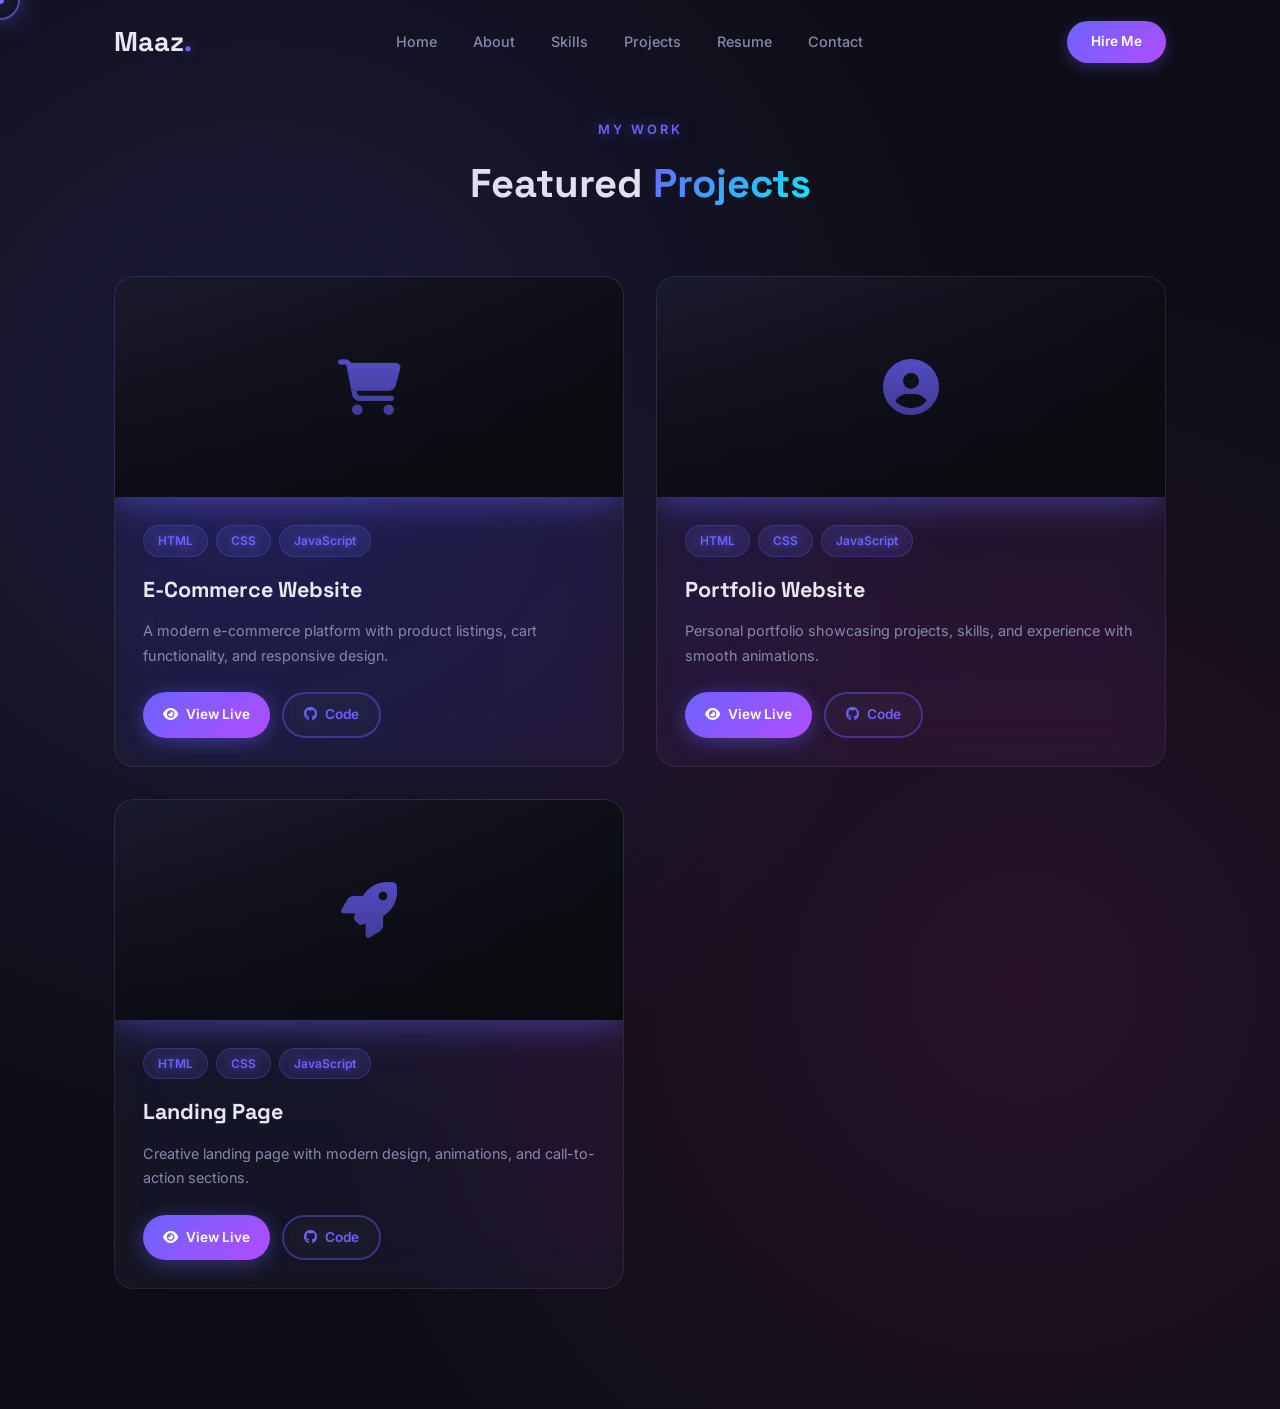
<file: pages/projects.html>
<!DOCTYPE html>
<html lang="en">
<head>
  <meta charset="UTF-8">
  <meta name="viewport" content="width=device-width, initial-scale=1.0">
  <title>Projects | Maaz</title>
  <link rel="stylesheet" href="../css/style.css">
  <link rel="stylesheet" href="../css/projects.css">
  <link href="https://fonts.googleapis.com/css2?family=Inter:wght@300;400;500;600;700;800;900&family=Space+Grotesk:wght@400;500;600;700&display=swap" rel="stylesheet">
  <link rel="stylesheet" href="https://cdnjs.cloudflare.com/ajax/libs/font-awesome/6.5.0/css/all.min.css">
</head>
<body>
  <div class="cursor-dot" id="cursorDot"></div>
  <div class="cursor-ring" id="cursorRing"></div>
  <canvas id="particles" class="particles-canvas"></canvas>

  <nav class="navbar scrolled" id="navbar">
    <div class="nav-container">
      <a href="../index.html" class="logo">Maaz<span>.</span></a>
      <ul class="nav-links" id="navLinks">
        <li><a href="../index.html#home">Home</a></li>
        <li><a href="about.html">About</a></li>
        <li><a href="skills.html">Skills</a></li>
        <li><a href="projects.html">Projects</a></li>
        <li><a href="cv.html">Resume</a></li>
        <li><a href="contact.html">Contact</a></li>
      </ul>
      <a href="contact.html" class="nav-cta">Hire Me</a>
      <button class="hamburger" id="hamburger"><span></span><span></span><span></span></button>
    </div>
  </nav>

  <section class="projects page-section" id="projects">
    <div class="container">
      <div class="section-header">
        <span class="section-label">My Work</span>
        <h2 class="section-title">Featured <span>Projects</span></h2>
      </div>
      <div class="projects-grid">
        <div class="project-card">
          <div class="project-img">
            <i class="fas fa-shopping-cart"></i>
          </div>
          <div class="project-content">
            <div class="project-tags">
              <span class="tag">HTML</span>
              <span class="tag">CSS</span>
              <span class="tag">JavaScript</span>
            </div>
            <h3>E-Commerce Website</h3>
            <p>A modern e-commerce platform with product listings, cart functionality, and responsive design.</p>
            <div class="project-links">
              <a href="#" class="btn btn-primary"><i class="fas fa-eye"></i> View Live</a>
              <a href="#" class="btn btn-outline"><i class="fab fa-github"></i> Code</a>
            </div>
          </div>
        </div>

        <div class="project-card">
          <div class="project-img">
            <i class="fas fa-user-circle"></i>
          </div>
          <div class="project-content">
            <div class="project-tags">
              <span class="tag">HTML</span>
              <span class="tag">CSS</span>
              <span class="tag">JavaScript</span>
            </div>
            <h3>Portfolio Website</h3>
            <p>Personal portfolio showcasing projects, skills, and experience with smooth animations.</p>
            <div class="project-links">
              <a href="#" class="btn btn-primary"><i class="fas fa-eye"></i> View Live</a>
              <a href="#" class="btn btn-outline"><i class="fab fa-github"></i> Code</a>
            </div>
          </div>
        </div>

        <div class="project-card">
          <div class="project-img">
            <i class="fas fa-rocket"></i>
          </div>
          <div class="project-content">
            <div class="project-tags">
              <span class="tag">HTML</span>
              <span class="tag">CSS</span>
              <span class="tag">JavaScript</span>
            </div>
            <h3>Landing Page</h3>
            <p>Creative landing page with modern design, animations, and call-to-action sections.</p>
            <div class="project-links">
              <a href="#" class="btn btn-primary"><i class="fas fa-eye"></i> View Live</a>
              <a href="#" class="btn btn-outline"><i class="fab fa-github"></i> Code</a>
            </div>
          </div>
        </div>
      </div>
    </div>
  </section>

  <script src="../js/script.js"></script>
</body>
</html>
</file>
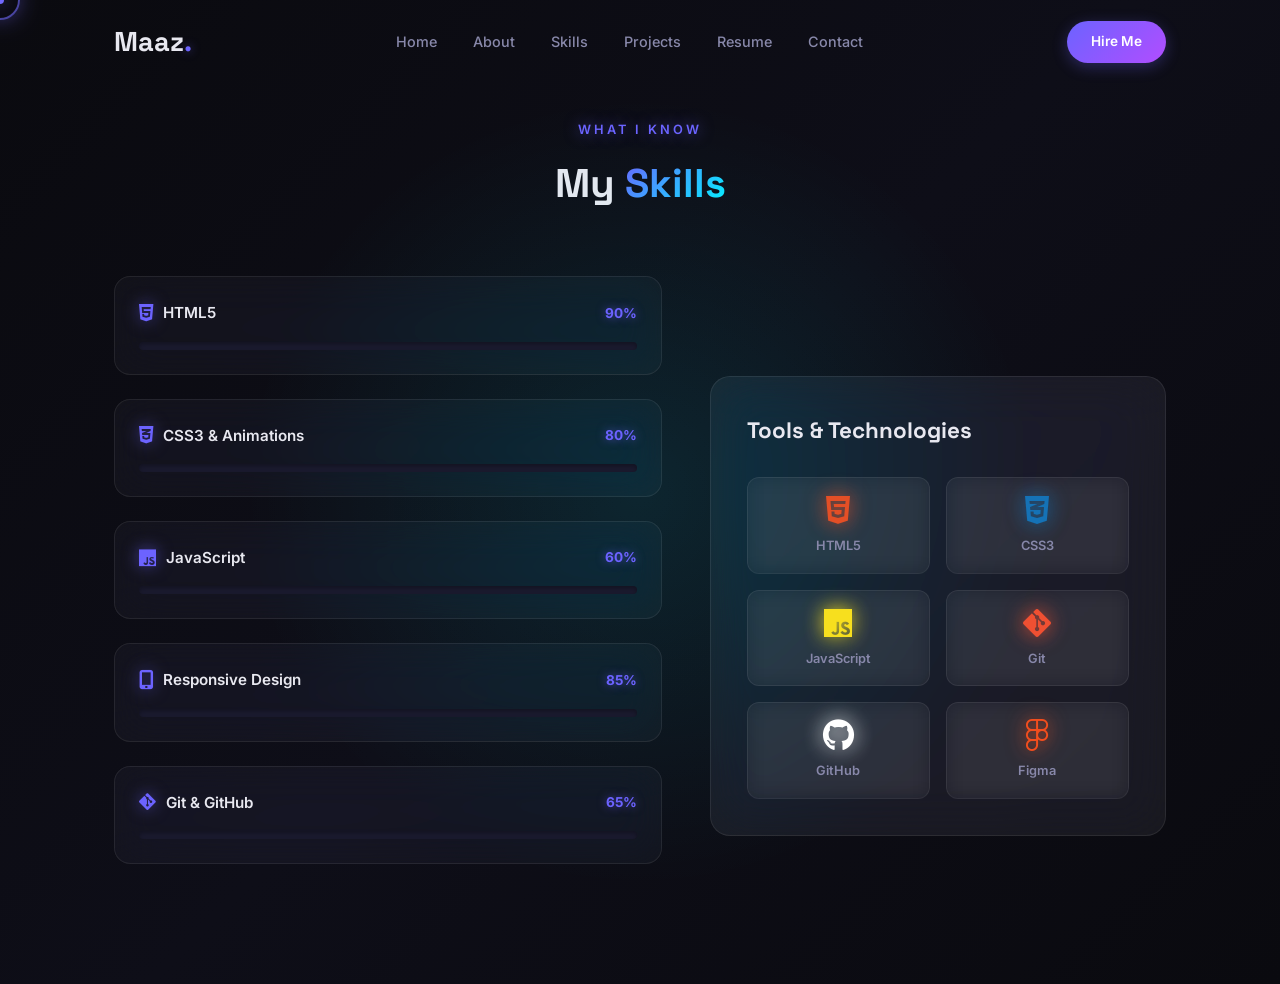
<file: pages/skills.html>
<!DOCTYPE html>
<html lang="en">
<head>
  <meta charset="UTF-8">
  <meta name="viewport" content="width=device-width, initial-scale=1.0">
  <title>Skills | Maaz</title>
  <link rel="stylesheet" href="../css/style.css">
  <link rel="stylesheet" href="../css/skills.css">
  <link href="https://fonts.googleapis.com/css2?family=Inter:wght@300;400;500;600;700;800;900&family=Space+Grotesk:wght@400;500;600;700&display=swap" rel="stylesheet">
  <link rel="stylesheet" href="https://cdnjs.cloudflare.com/ajax/libs/font-awesome/6.5.0/css/all.min.css">
</head>
<body>
  <div class="cursor-dot" id="cursorDot"></div>
  <div class="cursor-ring" id="cursorRing"></div>
  <canvas id="particles" class="particles-canvas"></canvas>

  <nav class="navbar scrolled" id="navbar">
    <div class="nav-container">
      <a href="../index.html" class="logo">Maaz<span>.</span></a>
      <ul class="nav-links" id="navLinks">
        <li><a href="../index.html#home">Home</a></li>
        <li><a href="about.html">About</a></li>
        <li><a href="skills.html">Skills</a></li>
        <li><a href="projects.html">Projects</a></li>
        <li><a href="cv.html">Resume</a></li>
        <li><a href="contact.html">Contact</a></li>
      </ul>
      <a href="contact.html" class="nav-cta">Hire Me</a>
      <button class="hamburger" id="hamburger"><span></span><span></span><span></span></button>
    </div>
  </nav>

  <section class="skills page-section" id="skills">
    <div class="container">
      <div class="section-header">
        <span class="section-label">What I know</span>
        <h2 class="section-title">My <span>Skills</span></h2>
      </div>
      <div class="skills-layout">
        <div class="skills-bars">
          <div class="skill-item">
            <div class="skill-header">
              <span class="skill-name"><i class="fab fa-html5"></i> HTML5</span>
              <span class="skill-percent">90%</span>
            </div>
            <div class="skill-bar"><div class="skill-fill" data-width="90"></div></div>
          </div>
          <div class="skill-item">
            <div class="skill-header">
              <span class="skill-name"><i class="fab fa-css3-alt"></i> CSS3 & Animations</span>
              <span class="skill-percent">80%</span>
            </div>
            <div class="skill-bar"><div class="skill-fill" data-width="80"></div></div>
          </div>
          <div class="skill-item">
            <div class="skill-header">
              <span class="skill-name"><i class="fab fa-js"></i> JavaScript</span>
              <span class="skill-percent">60%</span>
            </div>
            <div class="skill-bar"><div class="skill-fill" data-width="60"></div></div>
          </div>
          <div class="skill-item">
            <div class="skill-header">
              <span class="skill-name"><i class="fas fa-mobile-alt"></i> Responsive Design</span>
              <span class="skill-percent">85%</span>
            </div>
            <div class="skill-bar"><div class="skill-fill" data-width="85"></div></div>
          </div>
          <div class="skill-item">
            <div class="skill-header">
              <span class="skill-name"><i class="fab fa-git-alt"></i> Git & GitHub</span>
              <span class="skill-percent">65%</span>
            </div>
            <div class="skill-bar"><div class="skill-fill" data-width="65"></div></div>
          </div>
        </div>
        <div class="skills-tools">
          <h3>Tools & Technologies</h3>
          <div class="tools-grid">
            <div class="tool-card">
              <i class="fab fa-html5" style="color: #e34f26;"></i>
              <span>HTML5</span>
            </div>
            <div class="tool-card">
              <i class="fab fa-css3-alt" style="color: #1572b6;"></i>
              <span>CSS3</span>
            </div>
            <div class="tool-card">
              <i class="fab fa-js" style="color: #f7df1e;"></i>
              <span>JavaScript</span>
            </div>
            <div class="tool-card">
              <i class="fab fa-git-alt" style="color: #f05032;"></i>
              <span>Git</span>
            </div>
            <div class="tool-card">
              <i class="fab fa-github" style="color: #fff;"></i>
              <span>GitHub</span>
            </div>
            <div class="tool-card">
              <i class="fab fa-figma" style="color: #f24e1e;"></i>
              <span>Figma</span>
            </div>
          </div>
        </div>
      </div>
    </div>
  </section>

  <script src="../js/script.js"></script>
</body>
</html>
</file>
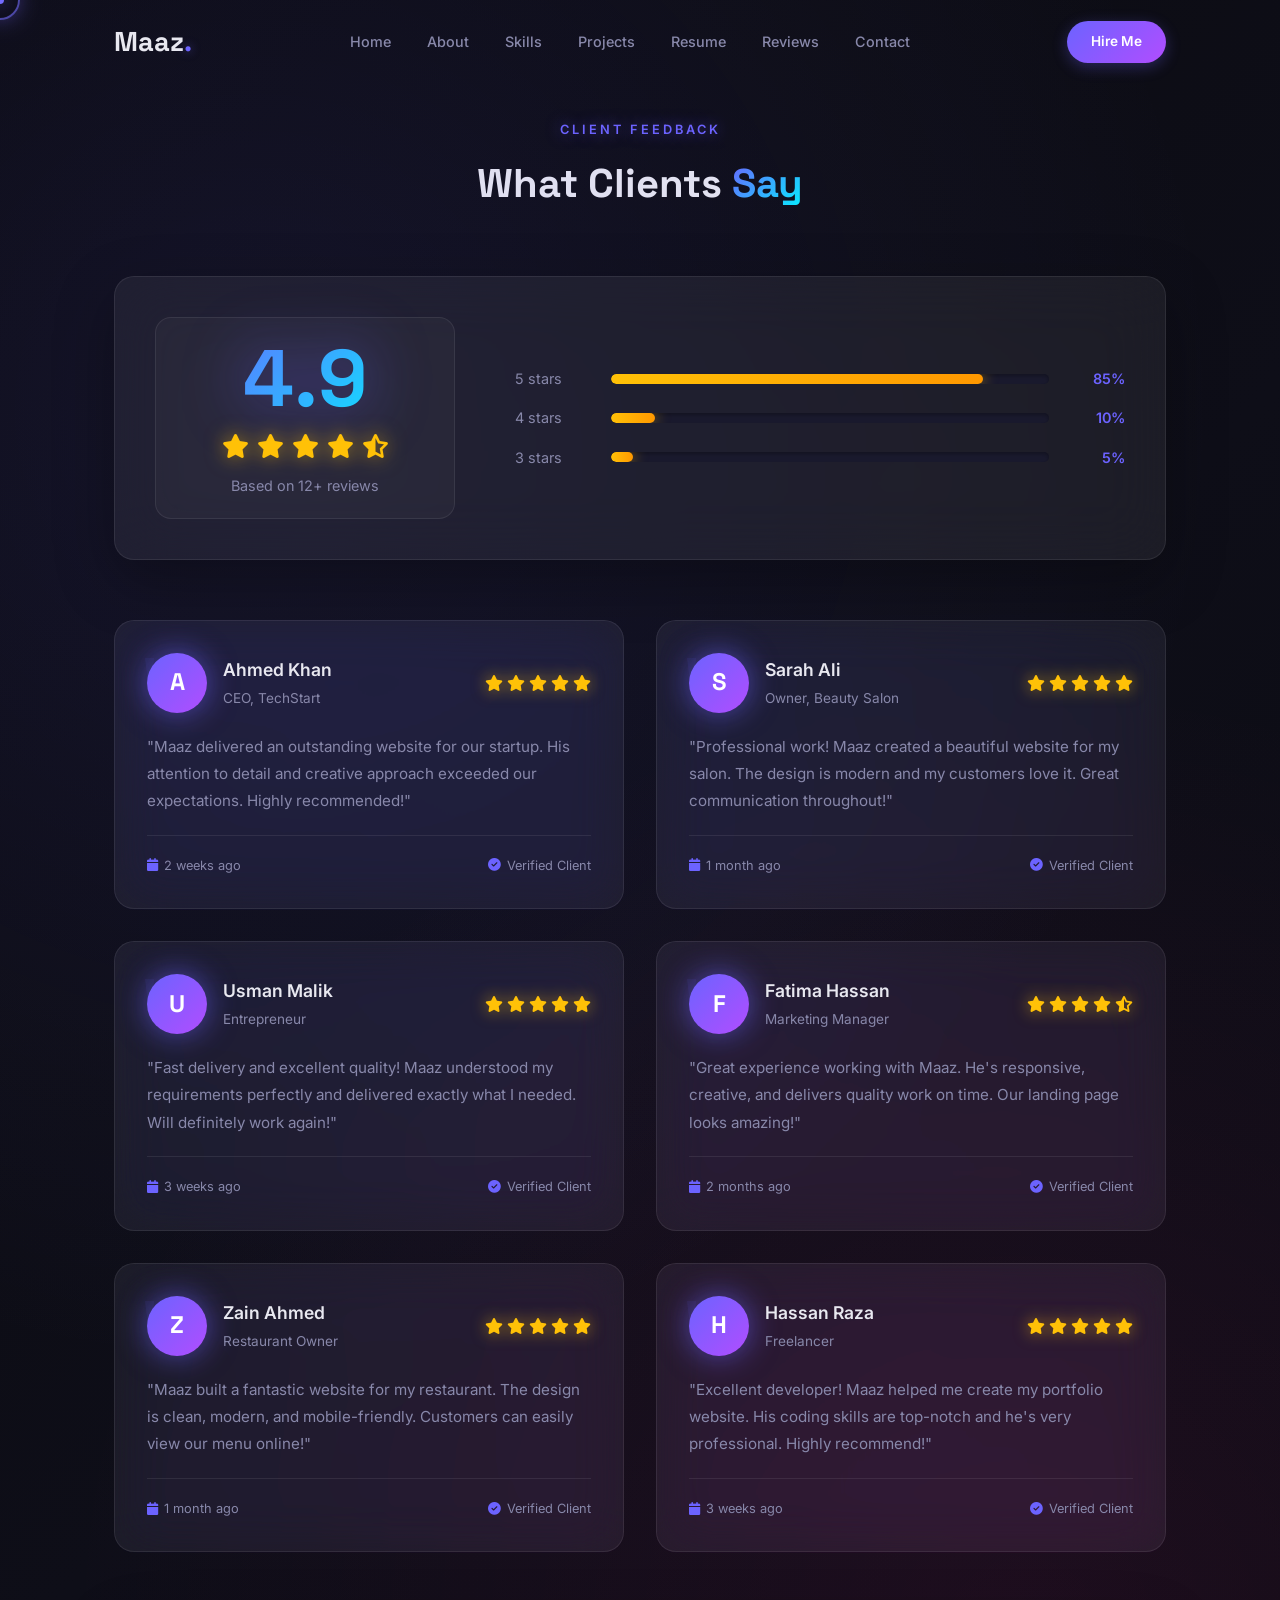
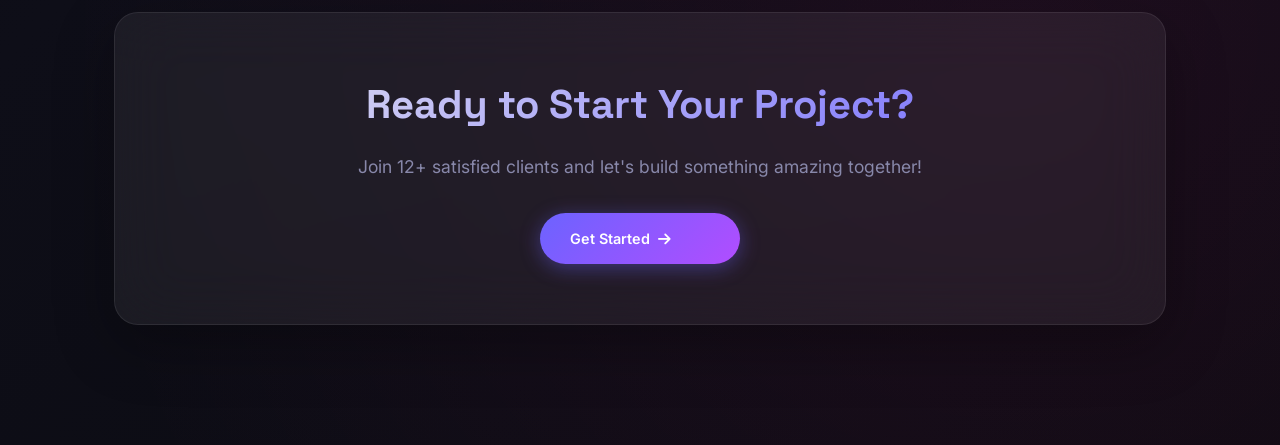
<file: pages/testimonials.html>
<!DOCTYPE html>
<html lang="en">
<head>
  <meta charset="UTF-8">
  <meta name="viewport" content="width=device-width, initial-scale=1.0">
  <title>Testimonials | Maaz</title>
  <link rel="stylesheet" href="../css/style.css">
  <link rel="stylesheet" href="../css/testimonials.css">
  <link href="https://fonts.googleapis.com/css2?family=Inter:wght@300;400;500;600;700;800;900&family=Space+Grotesk:wght@400;500;600;700&display=swap" rel="stylesheet">
  <link rel="stylesheet" href="https://cdnjs.cloudflare.com/ajax/libs/font-awesome/6.5.0/css/all.min.css">
</head>
<body>
  <div class="cursor-dot" id="cursorDot"></div>
  <div class="cursor-ring" id="cursorRing"></div>
  <canvas id="particles" class="particles-canvas"></canvas>

  <nav class="navbar scrolled" id="navbar">
    <div class="nav-container">
      <a href="../index.html" class="logo">Maaz<span>.</span></a>
      <ul class="nav-links" id="navLinks">
        <li><a href="../index.html#home">Home</a></li>
        <li><a href="about.html">About</a></li>
        <li><a href="skills.html">Skills</a></li>
        <li><a href="projects.html">Projects</a></li>
        <li><a href="cv.html">Resume</a></li>
        <li><a href="testimonials.html">Reviews</a></li>
        <li><a href="contact.html">Contact</a></li>
      </ul>
      <a href="contact.html" class="nav-cta">Hire Me</a>
      <button class="hamburger" id="hamburger"><span></span><span></span><span></span></button>
    </div>
  </nav>

  <section class="testimonials page-section" id="testimonials">
    <div class="container">
      <div class="section-header">
        <span class="section-label">Client Feedback</span>
        <h2 class="section-title">What Clients <span>Say</span></h2>
      </div>

      <!-- Rating Summary -->
      <div class="rating-summary">
        <div class="rating-box">
          <div class="rating-number">4.9</div>
          <div class="rating-stars">
            <i class="fas fa-star"></i>
            <i class="fas fa-star"></i>
            <i class="fas fa-star"></i>
            <i class="fas fa-star"></i>
            <i class="fas fa-star-half-alt"></i>
          </div>
          <p>Based on 12+ reviews</p>
        </div>
        <div class="rating-stats">
          <div class="rating-stat-item">
            <span>5 stars</span>
            <div class="rating-bar"><div class="rating-fill" style="width: 85%"></div></div>
            <span>85%</span>
          </div>
          <div class="rating-stat-item">
            <span>4 stars</span>
            <div class="rating-bar"><div class="rating-fill" style="width: 10%"></div></div>
            <span>10%</span>
          </div>
          <div class="rating-stat-item">
            <span>3 stars</span>
            <div class="rating-bar"><div class="rating-fill" style="width: 5%"></div></div>
            <span>5%</span>
          </div>
        </div>
      </div>

      <!-- Testimonials Grid -->
      <div class="testimonials-grid">
        <div class="testimonial-card">
          <div class="testimonial-header">
            <div class="testimonial-avatar">A</div>
            <div class="testimonial-info">
              <h4>Ahmed Khan</h4>
              <p>CEO, TechStart</p>
            </div>
            <div class="testimonial-stars">
              <i class="fas fa-star"></i>
              <i class="fas fa-star"></i>
              <i class="fas fa-star"></i>
              <i class="fas fa-star"></i>
              <i class="fas fa-star"></i>
            </div>
          </div>
          <p class="testimonial-text">
            "Maaz delivered an outstanding website for our startup. His attention to detail and creative approach exceeded our expectations. Highly recommended!"
          </p>
          <div class="testimonial-footer">
            <span><i class="fas fa-calendar"></i> 2 weeks ago</span>
            <span><i class="fas fa-check-circle"></i> Verified Client</span>
          </div>
        </div>

        <div class="testimonial-card">
          <div class="testimonial-header">
            <div class="testimonial-avatar">S</div>
            <div class="testimonial-info">
              <h4>Sarah Ali</h4>
              <p>Owner, Beauty Salon</p>
            </div>
            <div class="testimonial-stars">
              <i class="fas fa-star"></i>
              <i class="fas fa-star"></i>
              <i class="fas fa-star"></i>
              <i class="fas fa-star"></i>
              <i class="fas fa-star"></i>
            </div>
          </div>
          <p class="testimonial-text">
            "Professional work! Maaz created a beautiful website for my salon. The design is modern and my customers love it. Great communication throughout!"
          </p>
          <div class="testimonial-footer">
            <span><i class="fas fa-calendar"></i> 1 month ago</span>
            <span><i class="fas fa-check-circle"></i> Verified Client</span>
          </div>
        </div>

        <div class="testimonial-card">
          <div class="testimonial-header">
            <div class="testimonial-avatar">U</div>
            <div class="testimonial-info">
              <h4>Usman Malik</h4>
              <p>Entrepreneur</p>
            </div>
            <div class="testimonial-stars">
              <i class="fas fa-star"></i>
              <i class="fas fa-star"></i>
              <i class="fas fa-star"></i>
              <i class="fas fa-star"></i>
              <i class="fas fa-star"></i>
            </div>
          </div>
          <p class="testimonial-text">
            "Fast delivery and excellent quality! Maaz understood my requirements perfectly and delivered exactly what I needed. Will definitely work again!"
          </p>
          <div class="testimonial-footer">
            <span><i class="fas fa-calendar"></i> 3 weeks ago</span>
            <span><i class="fas fa-check-circle"></i> Verified Client</span>
          </div>
        </div>

        <div class="testimonial-card">
          <div class="testimonial-header">
            <div class="testimonial-avatar">F</div>
            <div class="testimonial-info">
              <h4>Fatima Hassan</h4>
              <p>Marketing Manager</p>
            </div>
            <div class="testimonial-stars">
              <i class="fas fa-star"></i>
              <i class="fas fa-star"></i>
              <i class="fas fa-star"></i>
              <i class="fas fa-star"></i>
              <i class="fas fa-star-half-alt"></i>
            </div>
          </div>
          <p class="testimonial-text">
            "Great experience working with Maaz. He's responsive, creative, and delivers quality work on time. Our landing page looks amazing!"
          </p>
          <div class="testimonial-footer">
            <span><i class="fas fa-calendar"></i> 2 months ago</span>
            <span><i class="fas fa-check-circle"></i> Verified Client</span>
          </div>
        </div>

        <div class="testimonial-card">
          <div class="testimonial-header">
            <div class="testimonial-avatar">Z</div>
            <div class="testimonial-info">
              <h4>Zain Ahmed</h4>
              <p>Restaurant Owner</p>
            </div>
            <div class="testimonial-stars">
              <i class="fas fa-star"></i>
              <i class="fas fa-star"></i>
              <i class="fas fa-star"></i>
              <i class="fas fa-star"></i>
              <i class="fas fa-star"></i>
            </div>
          </div>
          <p class="testimonial-text">
            "Maaz built a fantastic website for my restaurant. The design is clean, modern, and mobile-friendly. Customers can easily view our menu online!"
          </p>
          <div class="testimonial-footer">
            <span><i class="fas fa-calendar"></i> 1 month ago</span>
            <span><i class="fas fa-check-circle"></i> Verified Client</span>
          </div>
        </div>

        <div class="testimonial-card">
          <div class="testimonial-header">
            <div class="testimonial-avatar">H</div>
            <div class="testimonial-info">
              <h4>Hassan Raza</h4>
              <p>Freelancer</p>
            </div>
            <div class="testimonial-stars">
              <i class="fas fa-star"></i>
              <i class="fas fa-star"></i>
              <i class="fas fa-star"></i>
              <i class="fas fa-star"></i>
              <i class="fas fa-star"></i>
            </div>
          </div>
          <p class="testimonial-text">
            "Excellent developer! Maaz helped me create my portfolio website. His coding skills are top-notch and he's very professional. Highly recommend!"
          </p>
          <div class="testimonial-footer">
            <span><i class="fas fa-calendar"></i> 3 weeks ago</span>
            <span><i class="fas fa-check-circle"></i> Verified Client</span>
          </div>
        </div>
      </div>

      <!-- CTA Section -->
      <div class="testimonial-cta">
        <h3>Ready to Start Your Project?</h3>
        <p>Join 12+ satisfied clients and let's build something amazing together!</p>
        <a href="contact.html" class="btn btn-primary">
          <span>Get Started</span>
          <i class="fas fa-arrow-right"></i>
        </a>
      </div>
    </div>
  </section>

  <script src="../js/script.js"></script>
</body>
</html>
</file>
<file: projects/ecommerce/ecommerce.css>
* { margin: 0; padding: 0; box-sizing: border-box; }

:root {
  --primary: #d4af37;
  --primary-dark: #b8941f;
  --secondary: #2d3436;
  --bg: #0a0a0f;
  --bg2: #1a1a24;
  --text: #e8e8f0;
  --text-muted: #8888aa;
  --border: rgba(212, 175, 55, 0.2);
  --glass: rgba(255, 255, 255, 0.05);
  --glass-border: rgba(255, 255, 255, 0.1);
  --shadow: 0 8px 32px rgba(0, 0, 0, 0.3);
  --glow: rgba(212, 175, 55, 0.6);
}

html { scroll-behavior: smooth; }

body {
  font-family: 'Inter', sans-serif;
  background: var(--bg);
  color: var(--text);
  line-height: 1.6;
  overflow-x: hidden;
}

.container {
  max-width: 1200px;
  margin: 0 auto;
  padding: 0 24px;
}

/* NAVBAR */
.navbar {
  position: fixed;
  top: 0;
  left: 0;
  right: 0;
  z-index: 1000;
  padding: 16px 0;
  background: rgba(10, 10, 15, 0.8);
  backdrop-filter: blur(20px) saturate(180%);
  -webkit-backdrop-filter: blur(20px) saturate(180%);
  border-bottom: 1px solid var(--glass-border);
  box-shadow: 0 4px 30px rgba(0, 0, 0, 0.3);
}

.navbar .container {
  display: flex;
  align-items: center;
  justify-content: space-between;
}

.logo {
  font-size: 1.5rem;
  font-weight: 700;
  color: var(--text);
  text-decoration: none;
  text-shadow: 0 0 20px var(--glow);
}

.nav-menu {
  display: flex;
  gap: 32px;
  list-style: none;
}

.nav-menu a {
  color: var(--text-muted);
  text-decoration: none;
  font-size: 0.9rem;
  font-weight: 500;
  transition: all 0.3s;
  position: relative;
}

.nav-menu a::after {
  content: '';
  position: absolute;
  bottom: -4px;
  left: 0;
  width: 0;
  height: 2px;
  background: var(--primary);
  transition: width 0.3s;
  box-shadow: 0 0 10px var(--glow);
}

.nav-menu a:hover {
  color: var(--primary);
}

.nav-menu a:hover::after {
  width: 100%;
}

.nav-actions {
  display: flex;
  gap: 16px;
}

.search-btn, .cart-btn {
  width: 40px;
  height: 40px;
  border-radius: 50%;
  border: 1px solid var(--glass-border);
  background: var(--glass);
  backdrop-filter: blur(10px);
  color: var(--text);
  cursor: pointer;
  transition: all 0.3s;
  position: relative;
}

.cart-btn {
  position: relative;
}

.cart-btn {
  position: relative;
  transition: all 0.3s cubic-bezier(0.4, 0, 0.2, 1);
}

.cart-count {
  position: absolute;
  top: -4px;
  right: -4px;
  min-width: 18px;
  height: 18px;
  padding: 0 5px;
  background: #ef4444;
  border-radius: 50px;
  font-size: 0.7rem;
  display: flex;
  align-items: center;
  justify-content: center;
  font-weight: 700;
  color: #fff;
  box-shadow: 0 2px 8px rgba(239, 68, 68, 0.5);
  opacity: 1;
  visibility: visible;
  transition: all 0.3s;
}

.cart-count.show {
  animation: cartPulse 0.4s ease-out;
}

@keyframes cartPulse {
  0% { transform: scale(0.5); opacity: 0; }
  50% { transform: scale(1.3); }
  100% { transform: scale(1); opacity: 1; }
}

.search-btn:hover, .cart-btn:hover {
  border-color: var(--primary);
  color: var(--primary);
  transform: translateY(-2px);
  box-shadow: 0 0 20px var(--glow);
}

.hamburger {
  display: none;
  flex-direction: column;
  gap: 5px;
  background: none;
  border: none;
  cursor: pointer;
}

.hamburger span {
  width: 24px;
  height: 2px;
  background: var(--text);
  border-radius: 2px;
}

/* HERO */
.hero {
  min-height: 100vh;
  display: flex;
  align-items: center;
  padding: 120px 0 80px;
  position: relative;
  overflow: hidden;
}

.hero-bg {
  position: absolute;
  inset: 0;
  background: radial-gradient(circle at 20% 50%, rgba(212, 175, 55, 0.08) 0%, transparent 50%),
              radial-gradient(circle at 80% 80%, rgba(255, 215, 0, 0.06) 0%, transparent 50%);
  pointer-events: none;
}

.hero .container {
  display: grid;
  grid-template-columns: 1fr 1fr;
  gap: 60px;
  align-items: center;
  position: relative;
  z-index: 1;
}

.hero-badge {
  display: inline-flex;
  align-items: center;
  gap: 8px;
  padding: 8px 18px;
  background: rgba(34, 197, 94, 0.1);
  border: 1px solid rgba(34, 197, 94, 0.3);
  border-radius: 50px;
  font-size: 0.85rem;
  font-weight: 500;
  color: #22c55e;
  margin-bottom: 24px;
  backdrop-filter: blur(10px);
}

.hero h1 {
  font-family: 'Playfair Display', serif;
  font-size: clamp(2.5rem, 5vw, 4rem);
  font-weight: 700;
  line-height: 1.1;
  margin-bottom: 20px;
}

.gradient-text {
  background: linear-gradient(135deg, var(--primary), #ffd700);
  -webkit-background-clip: text;
  -webkit-text-fill-color: transparent;
  background-clip: text;
  text-shadow: none;
}

.hero p {
  font-size: 1.05rem;
  color: var(--text-muted);
  margin-bottom: 32px;
  max-width: 500px;
  line-height: 1.7;
}

.hero-btns {
  display: flex;
  gap: 16px;
  margin-bottom: 40px;
}

.btn {
  display: inline-flex;
  align-items: center;
  gap: 8px;
  padding: 14px 32px;
  border-radius: 50px;
  font-size: 0.9rem;
  font-weight: 600;
  cursor: pointer;
  transition: all 0.3s cubic-bezier(0.4, 0, 0.2, 1);
  border: none;
  font-family: inherit;
}

.btn-primary {
  background: linear-gradient(135deg, var(--primary), var(--primary-dark));
  color: #000;
  box-shadow: 0 4px 20px rgba(212, 175, 55, 0.4);
}

.btn-primary:hover {
  transform: translateY(-3px);
  box-shadow: 0 8px 30px rgba(212, 175, 55, 0.6), 0 0 40px var(--glow);
}

.btn-outline {
  background: transparent;
  color: var(--primary);
  border: 2px solid var(--primary);
  backdrop-filter: blur(10px);
}

.btn-outline:hover {
  background: rgba(212, 175, 55, 0.1);
  transform: translateY(-3px);
}

.hero-stats {
  display: flex;
  gap: 32px;
}

.stat {
  display: flex;
  flex-direction: column;
}

.stat strong {
  font-size: 1.8rem;
  font-weight: 700;
  color: var(--primary);
  text-shadow: 0 0 20px var(--glow);
}

.stat span {
  font-size: 0.85rem;
  color: var(--text-muted);
}

/* BOTTLE 3D */
.hero-visual {
  position: relative;
  display: flex;
  align-items: center;
  justify-content: center;
  height: 500px;
}

.bottle-glow {
  position: absolute;
  width: 300px;
  height: 300px;
  background: radial-gradient(circle, var(--glow) 0%, transparent 70%);
  filter: blur(60px);
  animation: glowPulse 4s ease-in-out infinite;
}

@keyframes glowPulse {
  0%, 100% { opacity: 0.6; transform: scale(1); }
  50% { opacity: 1; transform: scale(1.2); }
}

.bottle-3d {
  position: relative;
  width: 120px;
  height: 350px;
  transform-style: preserve-3d;
  animation: bottleFloat 6s ease-in-out infinite;
}

@keyframes bottleFloat {
  0%, 100% { transform: translateY(0) rotateY(0deg); }
  50% { transform: translateY(-20px) rotateY(10deg); }
}

.bottle-body {
  position: absolute;
  bottom: 0;
  left: 50%;
  transform: translateX(-50%);
  width: 100px;
  height: 280px;
  background: linear-gradient(135deg, rgba(212, 175, 55, 0.3), rgba(255, 215, 0, 0.2));
  border-radius: 20px 20px 30px 30px;
  backdrop-filter: blur(20px) saturate(180%);
  -webkit-backdrop-filter: blur(20px) saturate(180%);
  border: 2px solid var(--glass-border);
  box-shadow: 0 20px 60px rgba(0, 0, 0, 0.4),
              inset 0 0 40px rgba(212, 175, 55, 0.2),
              0 0 60px var(--glow);
}

.bottle-cap {
  position: absolute;
  top: 0;
  left: 50%;
  transform: translateX(-50%);
  width: 50px;
  height: 40px;
  background: linear-gradient(135deg, var(--primary), var(--primary-dark));
  border-radius: 10px 10px 0 0;
  box-shadow: 0 4px 15px rgba(0, 0, 0, 0.3),
              0 0 20px var(--glow);
}

.bottle-cap::before {
  content: '';
  position: absolute;
  top: 8px;
  left: 50%;
  transform: translateX(-50%);
  width: 30px;
  height: 20px;
  background: rgba(0, 0, 0, 0.2);
  border-radius: 4px;
}

.bottle-label {
  position: absolute;
  top: 50%;
  left: 50%;
  transform: translate(-50%, -50%);
  width: 80px;
  padding: 16px 8px;
  background: rgba(255, 255, 255, 0.9);
  border-radius: 8px;
  text-align: center;
  box-shadow: 0 4px 15px rgba(0, 0, 0, 0.2);
  z-index: 2;
}

.label-brand {
  display: block;
  font-size: 0.7rem;
  font-weight: 700;
  color: var(--primary);
  margin-bottom: 4px;
}

.label-type {
  display: block;
  font-size: 0.65rem;
  font-weight: 600;
  color: #000;
  line-height: 1.2;
  margin-bottom: 4px;
}

.label-vol {
  display: block;
  font-size: 0.6rem;
  color: #666;
}

.bottle-shine {
  position: absolute;
  top: 60px;
  left: 10px;
  width: 30px;
  height: 150px;
  background: linear-gradient(180deg, rgba(255, 255, 255, 0.4), transparent);
  border-radius: 20px;
  filter: blur(8px);
}

.floating-element {
  position: absolute;
  font-size: 2rem;
  animation: float 4s ease-in-out infinite;
}

.leaf-1 {
  top: 10%;
  left: 10%;
  animation-delay: 0s;
}

.leaf-2 {
  bottom: 20%;
  right: 10%;
  animation-delay: 2s;
}

.sparkle-1 {
  top: 30%;
  right: 20%;
  animation-delay: 1s;
}

@keyframes float {
  0%, 100% { transform: translateY(0) rotate(0deg); }
  50% { transform: translateY(-20px) rotate(10deg); }
}

/* SECTION HEADER */
.section-header {
  text-align: center;
  margin-bottom: 60px;
}

.section-label {
  display: block;
  font-size: 0.8rem;
  font-weight: 600;
  text-transform: uppercase;
  letter-spacing: 3px;
  color: var(--primary);
  margin-bottom: 12px;
  text-shadow: 0 0 15px var(--glow);
}

.section-header h2 {
  font-family: 'Playfair Display', serif;
  font-size: 2.5rem;
  font-weight: 700;
  color: var(--text);
}

/* PRODUCTS */
.products {
  padding: 100px 0;
  background: var(--bg2);
}

.products-grid {
  display: grid;
  grid-template-columns: repeat(auto-fit, minmax(320px, 1fr));
  gap: 32px;
}

.product-card {
  background: var(--glass);
  backdrop-filter: blur(25px) saturate(180%);
  -webkit-backdrop-filter: blur(25px) saturate(180%);
  border: 1px solid var(--glass-border);
  border-radius: 20px;
  overflow: hidden;
  transition: all 0.4s cubic-bezier(0.4, 0, 0.2, 1);
  position: relative;
  transform-style: preserve-3d;
}

.product-card:hover {
  transform: translateY(-12px) rotateX(2deg);
  border-color: var(--primary);
  box-shadow: 0 25px 70px rgba(0, 0, 0, 0.4), 0 0 50px var(--glow);
}

.product-badge {
  position: absolute;
  top: 16px;
  right: 16px;
  padding: 6px 14px;
  background: linear-gradient(135deg, var(--primary), var(--primary-dark));
  color: #000;
  font-size: 0.75rem;
  font-weight: 700;
  border-radius: 50px;
  z-index: 10;
  box-shadow: 0 4px 15px rgba(212, 175, 55, 0.4);
}

.product-badge.hot {
  background: linear-gradient(135deg, #ef4444, #dc2626);
  color: #fff;
}

.product-badge.new {
  background: linear-gradient(135deg, #22c55e, #16a34a);
  color: #fff;
}

.product-img {
  height: 280px;
  display: flex;
  align-items: center;
  justify-content: center;
  position: relative;
  overflow: hidden;
}

.product-bottle {
  position: relative;
  width: 80px;
  height: 200px;
  animation: productFloat 3s ease-in-out infinite;
}

@keyframes productFloat {
  0%, 100% { transform: translateY(0); }
  50% { transform: translateY(-10px); }
}

.mini-bottle {
  width: 60px;
  height: 180px;
  background: rgba(255, 255, 255, 0.2);
  backdrop-filter: blur(10px);
  border: 2px solid rgba(255, 255, 255, 0.3);
  border-radius: 15px 15px 20px 20px;
  position: relative;
  box-shadow: 0 10px 30px rgba(0, 0, 0, 0.3),
              inset 0 0 20px rgba(255, 255, 255, 0.1);
}

.mini-bottle::before {
  content: '';
  position: absolute;
  top: -20px;
  left: 50%;
  transform: translateX(-50%);
  width: 30px;
  height: 25px;
  background: rgba(0, 0, 0, 0.3);
  border-radius: 6px 6px 0 0;
}

.product-info {
  padding: 24px;
}

.product-category {
  font-size: 0.75rem;
  font-weight: 600;
  text-transform: uppercase;
  letter-spacing: 1px;
  color: var(--primary);
}

.product-info h3 {
  font-size: 1.2rem;
  font-weight: 700;
  margin: 8px 0 12px;
}

.product-info p {
  font-size: 0.85rem;
  color: var(--text-muted);
  margin-bottom: 16px;
  line-height: 1.6;
}

.product-rating {
  display: flex;
  align-items: center;
  gap: 4px;
  margin-bottom: 20px;
  font-size: 0.85rem;
}

.product-rating i {
  color: #fbbf24;
  text-shadow: 0 0 10px rgba(251, 191, 36, 0.6);
}

.product-rating span {
  margin-left: 6px;
  color: var(--text-muted);
  font-size: 0.8rem;
}

.product-footer {
  display: flex;
  align-items: flex-end;
  justify-content: space-between;
  gap: 16px;
  flex-wrap: wrap;
}

.product-price {
  display: flex;
  flex-direction: column;
  gap: 4px;
}

.price-old {
  font-size: 0.85rem;
  color: var(--text-muted);
  text-decoration: line-through;
}

.price-new {
  font-size: 1.5rem;
  font-weight: 700;
  color: var(--primary);
  text-shadow: 0 0 15px var(--glow);
}

.btn-add-cart {
  padding: 10px 20px;
  background: linear-gradient(135deg, var(--primary), var(--primary-dark));
  color: #000;
  border: none;
  border-radius: 50px;
  font-size: 0.85rem;
  font-weight: 600;
  cursor: pointer;
  transition: all 0.3s;
  white-space: nowrap;
  font-family: inherit;
  display: inline-flex;
  align-items: center;
  gap: 6px;
}

.btn-add-cart:hover {
  transform: translateY(-2px);
  box-shadow: 0 8px 25px rgba(212, 175, 55, 0.5);
}

.btn-add-cart i {
  font-size: 0.8rem;
}

/* BENEFITS */
.benefits {
  padding: 100px 0;
}

.benefits-grid {
  display: grid;
  grid-template-columns: repeat(auto-fit, minmax(260px, 1fr));
  gap: 32px;
}

.benefit-card {
  background: var(--glass);
  backdrop-filter: blur(20px) saturate(150%);
  -webkit-backdrop-filter: blur(20px) saturate(150%);
  border: 1px solid var(--glass-border);
  border-radius: 20px;
  padding: 40px 28px;
  text-align: center;
  transition: all 0.4s;
}

.benefit-card:hover {
  transform: translateY(-8px);
  border-color: var(--primary);
  box-shadow: 0 20px 50px rgba(0, 0, 0, 0.3), 0 0 40px var(--glow);
}

.benefit-icon {
  width: 80px;
  height: 80px;
  border-radius: 20px;
  background: linear-gradient(135deg, rgba(212, 175, 55, 0.2), rgba(255, 215, 0, 0.1));
  display: flex;
  align-items: center;
  justify-content: center;
  font-size: 2rem;
  color: var(--primary);
  margin: 0 auto 24px;
  box-shadow: 0 0 30px var(--glow);
}

.benefit-card h3 {
  font-size: 1.2rem;
  font-weight: 700;
  margin-bottom: 12px;
}

.benefit-card p {
  font-size: 0.9rem;
  color: var(--text-muted);
  line-height: 1.7;
}

/* REVIEWS */
.reviews {
  padding: 100px 0;
  background: var(--bg2);
}

.reviews-grid {
  display: grid;
  grid-template-columns: repeat(auto-fit, minmax(320px, 1fr));
  gap: 32px;
}

.review-card {
  background: var(--glass);
  backdrop-filter: blur(25px) saturate(150%);
  -webkit-backdrop-filter: blur(25px) saturate(150%);
  border: 1px solid var(--glass-border);
  border-radius: 20px;
  padding: 32px;
  transition: all 0.4s;
}

.review-card:hover {
  transform: translateY(-8px);
  border-color: var(--primary);
  box-shadow: 0 20px 50px rgba(0, 0, 0, 0.3), 0 0 30px var(--glow);
}

.review-stars {
  display: flex;
  gap: 4px;
  margin-bottom: 20px;
  font-size: 1rem;
  color: #fbbf24;
  text-shadow: 0 0 12px rgba(251, 191, 36, 0.6);
}

.review-card p {
  font-size: 0.95rem;
  color: var(--text-muted);
  line-height: 1.8;
  margin-bottom: 24px;
}

.review-author {
  display: flex;
  align-items: center;
  gap: 14px;
}

.author-avatar {
  width: 50px;
  height: 50px;
  border-radius: 50%;
  background: linear-gradient(135deg, var(--primary), var(--primary-dark));
  display: flex;
  align-items: center;
  justify-content: center;
  font-weight: 700;
  color: #000;
  font-size: 1.2rem;
  box-shadow: 0 0 20px var(--glow);
}

.review-author strong {
  display: block;
  font-size: 0.95rem;
  margin-bottom: 4px;
}

.review-author span {
  font-size: 0.8rem;
  color: var(--text-muted);
}

/* FOOTER */
.footer {
  background: var(--bg);
  border-top: 1px solid var(--glass-border);
  padding: 60px 0 30px;
}

.footer-content {
  display: grid;
  grid-template-columns: repeat(auto-fit, minmax(240px, 1fr));
  gap: 40px;
  margin-bottom: 40px;
}

.footer-col h3 {
  font-size: 1.3rem;
  margin-bottom: 16px;
  text-shadow: 0 0 20px var(--glow);
}

.footer-col h4 {
  font-size: 1rem;
  font-weight: 700;
  margin-bottom: 16px;
}

.footer-col p {
  font-size: 0.9rem;
  color: var(--text-muted);
  line-height: 1.7;
  margin-bottom: 16px;
}

.footer-col a {
  display: block;
  font-size: 0.9rem;
  color: var(--text-muted);
  text-decoration: none;
  margin-bottom: 10px;
  transition: all 0.3s;
}

.footer-col a:hover {
  color: var(--primary);
  transform: translateX(4px);
}

.footer-socials {
  display: flex;
  gap: 12px;
  margin-top: 16px;
}

.footer-socials a {
  width: 40px;
  height: 40px;
  border-radius: 50%;
  border: 1px solid var(--glass-border);
  background: var(--glass);
  display: flex;
  align-items: center;
  justify-content: center;
  color: var(--text);
  transition: all 0.3s;
}

.footer-socials a:hover {
  border-color: var(--primary);
  color: var(--primary);
  transform: translateY(-4px);
  box-shadow: 0 0 20px var(--glow);
}

.newsletter {
  display: flex;
  gap: 8px;
  margin-top: 12px;
}

.newsletter input {
  flex: 1;
  padding: 12px 16px;
  background: var(--glass);
  border: 1px solid var(--glass-border);
  border-radius: 50px;
  color: var(--text);
  font-size: 0.85rem;
  font-family: inherit;
  backdrop-filter: blur(10px);
}

.newsletter input:focus {
  outline: none;
  border-color: var(--primary);
  box-shadow: 0 0 20px var(--glow);
}

.newsletter button {
  width: 44px;
  height: 44px;
  border-radius: 50%;
  background: linear-gradient(135deg, var(--primary), var(--primary-dark));
  border: none;
  color: #000;
  cursor: pointer;
  transition: all 0.3s;
}

.newsletter button:hover {
  transform: translateY(-2px);
  box-shadow: 0 4px 20px rgba(212, 175, 55, 0.5);
}

.footer-bottom {
  padding-top: 30px;
  border-top: 1px solid var(--glass-border);
  text-align: center;
}

.footer-bottom p {
  font-size: 0.85rem;
  color: var(--text-muted);
}

/* MOBILE MENU */
.nav-menu.active {
  display: flex;
  position: fixed;
  top: 70px;
  left: 0;
  right: 0;
  flex-direction: column;
  background: rgba(10, 10, 15, 0.98);
  backdrop-filter: blur(25px);
  padding: 24px;
  gap: 20px;
  border-bottom: 1px solid var(--glass-border);
  box-shadow: 0 10px 40px rgba(0, 0, 0, 0.5);
  z-index: 999;
}

.hamburger.active span:nth-child(1) {
  transform: rotate(45deg) translate(5px, 5px);
}

.hamburger.active span:nth-child(2) {
  opacity: 0;
}

.hamburger.active span:nth-child(3) {
  transform: rotate(-45deg) translate(7px, -6px);
}

/* RESPONSIVE */
@media (max-width: 768px) {
  .nav-menu {
    display: none;
  }
  
  .hamburger {
    display: flex;
  }
  
  .hero .container {
    grid-template-columns: 1fr;
    text-align: center;
    gap: 40px;
  }
  
  .hero-content {
    order: 2;
  }
  
  .hero-visual {
    height: 350px;
    order: 1;
  }
  
  .hero-btns {
    justify-content: center;
  }
  
  .hero-stats {
    justify-content: center;
    flex-wrap: wrap;
  }
  
  .products-grid,
  .benefits-grid,
  .reviews-grid {
    grid-template-columns: 1fr;
  }
  
  .footer-content {
    grid-template-columns: 1fr;
  }
  
  .btn-add-cart {
    width: 100%;
    justify-content: center;
  }
  
  .product-footer {
    flex-direction: column;
    align-items: stretch;
  }
}

@media (max-width: 480px) {
  .hero h1 {
    font-size: 2.5rem;
  }
  
  .bottle-3d {
    width: 100px;
    height: 300px;
  }
  
  .bottle-body {
    width: 80px;
    height: 240px;
  }
  
  .floating-element {
    font-size: 1.5rem;
  }
  
  .section-header h2 {
    font-size: 2rem;
  }
}


/* CART NOTIFICATION */
.cart-notification {
  position: fixed;
  top: 100px;
  right: 24px;
  padding: 16px 24px;
  background: var(--glass-strong);
  backdrop-filter: blur(25px) saturate(180%);
  -webkit-backdrop-filter: blur(25px) saturate(180%);
  border: 1px solid var(--glass-border);
  border-radius: 12px;
  color: var(--text);
  font-size: 0.9rem;
  font-weight: 600;
  box-shadow: 0 8px 32px rgba(0, 0, 0, 0.4);
  z-index: 10000;
  opacity: 0;
  transform: translateX(400px);
  transition: all 0.4s cubic-bezier(0.4, 0, 0.2, 1);
  white-space: pre-line;
  max-width: 300px;
}

.cart-notification.show {
  opacity: 1;
  transform: translateX(0);
}

.cart-notification.success {
  border-left: 4px solid #22c55e;
}

.cart-notification.info {
  border-left: 4px solid var(--primary);
}

/* CART MODAL */
.cart-modal-overlay {
  position: fixed;
  inset: 0;
  background: rgba(0, 0, 0, 0.8);
  backdrop-filter: blur(10px);
  -webkit-backdrop-filter: blur(10px);
  z-index: 9999;
  display: flex;
  align-items: center;
  justify-content: center;
  opacity: 0;
  transition: opacity 0.3s;
  padding: 24px;
}

.cart-modal-overlay.show {
  opacity: 1;
}

.cart-modal {
  background: var(--bg2);
  border: 1px solid var(--glass-border);
  border-radius: 20px;
  max-width: 500px;
  width: 100%;
  max-height: 80vh;
  display: flex;
  flex-direction: column;
  box-shadow: 0 20px 60px rgba(0, 0, 0, 0.5);
  transform: scale(0.9);
  transition: transform 0.3s;
}

.cart-modal-overlay.show .cart-modal {
  transform: scale(1);
}

.cart-modal-header {
  display: flex;
  align-items: center;
  justify-content: space-between;
  padding: 24px;
  border-bottom: 1px solid var(--glass-border);
}

.cart-modal-header h3 {
  font-size: 1.3rem;
  font-weight: 700;
  margin: 0;
}

.cart-close {
  width: 36px;
  height: 36px;
  border-radius: 50%;
  border: 1px solid var(--glass-border);
  background: var(--glass);
  color: var(--text);
  font-size: 1.2rem;
  cursor: pointer;
  transition: all 0.3s;
  display: flex;
  align-items: center;
  justify-content: center;
}

.cart-close:hover {
  border-color: #ef4444;
  color: #ef4444;
  transform: rotate(90deg);
}

.cart-modal-body {
  flex: 1;
  overflow-y: auto;
  padding: 24px;
}

.cart-item {
  display: flex;
  align-items: center;
  justify-content: space-between;
  padding: 16px;
  background: var(--glass);
  backdrop-filter: blur(10px);
  border: 1px solid var(--glass-border);
  border-radius: 12px;
  margin-bottom: 12px;
  transition: all 0.3s;
}

.cart-item:hover {
  border-color: var(--primary);
  transform: translateX(4px);
}

.cart-item-info {
  flex: 1;
  display: flex;
  flex-direction: column;
  gap: 6px;
}

.cart-item-info strong {
  font-size: 0.95rem;
  color: var(--text);
}

.cart-item-info span {
  font-size: 1.1rem;
  font-weight: 700;
  color: var(--primary);
  text-shadow: 0 0 10px var(--glow);
}

.cart-item-remove {
  width: 36px;
  height: 36px;
  border-radius: 50%;
  border: 1px solid var(--glass-border);
  background: var(--glass);
  color: var(--text-muted);
  cursor: pointer;
  transition: all 0.3s;
  display: flex;
  align-items: center;
  justify-content: center;
}

.cart-item-remove:hover {
  border-color: #ef4444;
  color: #ef4444;
  background: rgba(239, 68, 68, 0.1);
  transform: scale(1.1);
}

.cart-modal-footer {
  padding: 24px;
  border-top: 1px solid var(--glass-border);
  background: var(--glass);
  backdrop-filter: blur(20px);
}

.cart-total {
  display: flex;
  align-items: center;
  justify-content: space-between;
  margin-bottom: 20px;
  padding: 16px;
  background: var(--bg);
  border-radius: 12px;
  font-size: 1.2rem;
}

.cart-total strong {
  color: var(--text);
}

.cart-total span {
  font-size: 1.5rem;
  font-weight: 700;
  background: linear-gradient(135deg, var(--primary), #ffd700);
  -webkit-background-clip: text;
  -webkit-text-fill-color: transparent;
  background-clip: text;
  text-shadow: 0 0 20px var(--glow);
}

.cart-modal-footer .btn {
  width: 100%;
  justify-content: center;
  padding: 16px;
  font-size: 1rem;
}

/* SCROLLBAR FOR CART */
.cart-modal-body::-webkit-scrollbar {
  width: 6px;
}

.cart-modal-body::-webkit-scrollbar-track {
  background: var(--bg);
  border-radius: 3px;
}

.cart-modal-body::-webkit-scrollbar-thumb {
  background: var(--primary);
  border-radius: 3px;
}

/* RESPONSIVE CART */
@media (max-width: 480px) {
  .cart-notification {
    right: 12px;
    left: 12px;
    max-width: none;
  }
  
  .cart-modal {
    max-height: 90vh;
  }
  
  .cart-modal-header,
  .cart-modal-body,
  .cart-modal-footer {
    padding: 16px;
  }
}


/* WISHLIST BUTTON */
.wishlist-btn {
  position: absolute;
  top: 16px;
  left: 16px;
  width: 40px;
  height: 40px;
  border-radius: 50%;
  background: rgba(255, 255, 255, 0.9);
  backdrop-filter: blur(10px);
  border: none;
  color: #666;
  font-size: 1.1rem;
  cursor: pointer;
  transition: all 0.3s;
  z-index: 10;
  display: flex;
  align-items: center;
  justify-content: center;
  box-shadow: 0 4px 15px rgba(0, 0, 0, 0.1);
}

.wishlist-btn:hover {
  transform: scale(1.1);
  background: #fff;
  color: #ef4444;
}

.wishlist-btn.active {
  background: #ef4444;
  color: #fff;
  animation: heartBeat 0.5s;
}

@keyframes heartBeat {
  0%, 100% { transform: scale(1); }
  25% { transform: scale(1.3); }
  50% { transform: scale(1.1); }
  75% { transform: scale(1.2); }
}

/* QUICK VIEW BUTTON */
.quick-view-btn {
  position: absolute;
  bottom: 16px;
  left: 50%;
  transform: translateX(-50%) translateY(100px);
  padding: 10px 20px;
  background: rgba(255, 255, 255, 0.95);
  backdrop-filter: blur(10px);
  border: none;
  border-radius: 50px;
  color: #000;
  font-size: 0.85rem;
  font-weight: 600;
  cursor: pointer;
  transition: all 0.3s;
  z-index: 10;
  display: flex;
  align-items: center;
  gap: 6px;
  box-shadow: 0 4px 15px rgba(0, 0, 0, 0.2);
  white-space: nowrap;
}

.product-card:hover .quick-view-btn {
  transform: translateX(-50%) translateY(0);
}

.quick-view-btn:hover {
  background: var(--primary);
  color: #fff;
  transform: translateX(-50%) translateY(-4px);
}

/* QUICK VIEW MODAL */
.quick-view-modal {
  background: var(--bg2);
  border: 1px solid var(--glass-border);
  border-radius: 20px;
  max-width: 900px;
  width: 100%;
  max-height: 90vh;
  overflow-y: auto;
  box-shadow: 0 20px 60px rgba(0, 0, 0, 0.5);
  transform: scale(0.9);
  transition: transform 0.3s;
  position: relative;
}

.cart-modal-overlay.show .quick-view-modal {
  transform: scale(1);
}

.quick-view-content {
  display: grid;
  grid-template-columns: 1fr 1fr;
  gap: 40px;
  padding: 40px;
}

.quick-view-img {
  height: 400px;
  border-radius: 16px;
  display: flex;
  align-items: center;
  justify-content: center;
  position: relative;
  overflow: hidden;
}

.quick-view-info {
  display: flex;
  flex-direction: column;
  gap: 16px;
}

.quick-view-info h2 {
  font-size: 1.8rem;
  font-weight: 700;
  margin: 0;
}

.quick-view-price {
  font-size: 2rem;
  font-weight: 700;
  color: var(--primary);
  text-shadow: 0 0 20px var(--glow);
}

.quick-view-features {
  display: flex;
  flex-direction: column;
  gap: 12px;
  padding: 20px 0;
  border-top: 1px solid var(--glass-border);
  border-bottom: 1px solid var(--glass-border);
}

.feature-item {
  display: flex;
  align-items: center;
  gap: 10px;
  font-size: 0.9rem;
}

.feature-item i {
  color: #22c55e;
  font-size: 1rem;
}

/* PRODUCT FILTERS */
.product-filters {
  display: flex;
  gap: 12px;
  justify-content: center;
  flex-wrap: wrap;
  margin-bottom: 40px;
}

.filter-btn {
  padding: 10px 24px;
  background: var(--glass);
  backdrop-filter: blur(10px);
  border: 1px solid var(--glass-border);
  border-radius: 50px;
  color: var(--text-muted);
  font-size: 0.85rem;
  font-weight: 600;
  cursor: pointer;
  transition: all 0.3s;
  font-family: inherit;
}

.filter-btn:hover {
  border-color: var(--primary);
  color: var(--primary);
  transform: translateY(-2px);
}

.filter-btn.active {
  background: linear-gradient(135deg, var(--primary), var(--primary-dark));
  border-color: var(--primary);
  color: #fff;
  box-shadow: 0 4px 15px rgba(212, 175, 55, 0.4);
}

/* PROMO CODE SECTION */
.promo-section {
  display: flex;
  gap: 10px;
  margin-bottom: 20px;
  padding: 16px;
  background: var(--bg);
  border-radius: 12px;
}

.promo-input {
  flex: 1;
  padding: 12px 16px;
  background: var(--glass);
  border: 1px solid var(--glass-border);
  border-radius: 8px;
  color: var(--text);
  font-size: 0.9rem;
  font-family: inherit;
  transition: all 0.3s;
}

.promo-input:focus {
  outline: none;
  border-color: var(--primary);
  box-shadow: 0 0 15px var(--glow);
}

.btn-promo {
  padding: 12px 24px;
  background: linear-gradient(135deg, var(--primary), var(--primary-dark));
  border: none;
  border-radius: 8px;
  color: #000;
  font-size: 0.85rem;
  font-weight: 600;
  cursor: pointer;
  transition: all 0.3s;
  font-family: inherit;
  white-space: nowrap;
}

.btn-promo:hover {
  transform: translateY(-2px);
  box-shadow: 0 4px 15px rgba(212, 175, 55, 0.5);
}

/* THANK YOU MODAL */
.thank-you-modal {
  background: var(--bg2);
  border: 1px solid var(--glass-border);
  border-radius: 20px;
  max-width: 500px;
  width: 100%;
  padding: 48px;
  text-align: center;
  box-shadow: 0 20px 60px rgba(0, 0, 0, 0.5);
  transform: scale(0.9);
  transition: transform 0.3s;
}

.cart-modal-overlay.show .thank-you-modal {
  transform: scale(1);
}

.thank-you-icon {
  font-size: 5rem;
  margin-bottom: 24px;
  animation: scaleIn 0.5s ease-out;
}

@keyframes scaleIn {
  0% { transform: scale(0); }
  50% { transform: scale(1.2); }
  100% { transform: scale(1); }
}

.thank-you-modal h2 {
  font-size: 2rem;
  font-weight: 700;
  margin-bottom: 12px;
  background: linear-gradient(135deg, var(--primary), #ffd700);
  -webkit-background-clip: text;
  -webkit-text-fill-color: transparent;
  background-clip: text;
}

.thank-you-modal > p {
  font-size: 1rem;
  color: var(--text-muted);
  margin-bottom: 32px;
}

.order-summary {
  background: var(--glass);
  backdrop-filter: blur(10px);
  border: 1px solid var(--glass-border);
  border-radius: 12px;
  padding: 24px;
  margin-bottom: 24px;
}

.summary-row {
  display: flex;
  justify-content: space-between;
  align-items: center;
  padding: 12px 0;
  font-size: 0.95rem;
}

.summary-row:not(:last-child) {
  border-bottom: 1px solid var(--glass-border);
}

.summary-row strong {
  color: var(--primary);
  font-size: 1.1rem;
}

.thank-you-message {
  font-size: 0.85rem;
  color: var(--text-muted);
  margin-bottom: 32px;
}

.thank-you-modal .btn {
  width: 100%;
  justify-content: center;
}

/* PRODUCT IMAGE ZOOM */
.product-img {
  transition: transform 0.3s ease;
}

/* ENHANCED ANIMATIONS */
@keyframes slideInRight {
  from {
    opacity: 0;
    transform: translateX(100px);
  }
  to {
    opacity: 1;
    transform: translateX(0);
  }
}

@keyframes slideInLeft {
  from {
    opacity: 0;
    transform: translateX(-100px);
  }
  to {
    opacity: 1;
    transform: translateX(0);
  }
}

/* RESPONSIVE ENHANCEMENTS */
@media (max-width: 768px) {
  .quick-view-content {
    grid-template-columns: 1fr;
    padding: 24px;
  }
  
  .quick-view-img {
    height: 250px;
  }
  
  .product-filters {
    gap: 8px;
  }
  
  .filter-btn {
    padding: 8px 16px;
    font-size: 0.8rem;
  }
  
  .promo-section {
    flex-direction: column;
  }
  
  .btn-promo {
    width: 100%;
  }
  
  .thank-you-modal {
    padding: 32px 24px;
  }
  
  .thank-you-icon {
    font-size: 4rem;
  }
  
  .thank-you-modal h2 {
    font-size: 1.5rem;
  }
  
  .wishlist-btn,
  .quick-view-btn {
    font-size: 0.75rem;
    padding: 8px 16px;
  }
}

/* LOADING STATE */
.loading {
  pointer-events: none;
  opacity: 0.6;
}

.loading::after {
  content: '';
  position: absolute;
  inset: 0;
  background: rgba(0, 0, 0, 0.3);
  display: flex;
  align-items: center;
  justify-content: center;
}

/* EMPTY CART STATE */
.empty-cart {
  text-align: center;
  padding: 60px 20px;
}

.empty-cart-icon {
  font-size: 5rem;
  color: var(--text-muted);
  opacity: 0.3;
  margin-bottom: 20px;
}

.empty-cart h3 {
  font-size: 1.5rem;
  margin-bottom: 12px;
}

.empty-cart p {
  color: var(--text-muted);
  margin-bottom: 24px;
}
</file>
<file: projects/landing/landing.css>
* { margin: 0; padding: 0; box-sizing: border-box; }

:root {
  --primary: #6c63ff;
  --primary-dark: #5a52d5;
  --secondary: #ff6584;
  --bg: #0a0a0f;
  --bg2: #111118;
  --text: #e8e8f0;
  --text-muted: #8888aa;
  --glass: rgba(255, 255, 255, 0.05);
  --glass-border: rgba(255, 255, 255, 0.1);
  --glow: rgba(108, 99, 255, 0.6);
  --glow-pink: rgba(255, 101, 132, 0.6);
}

html { scroll-behavior: smooth; }

body {
  font-family: 'Poppins', sans-serif;
  background: var(--bg);
  color: var(--text);
  line-height: 1.6;
  overflow-x: hidden;
}

.container {
  max-width: 1200px;
  margin: 0 auto;
  padding: 0 24px;
}

/* ANIMATED BACKGROUND */
.animated-bg {
  position: fixed;
  inset: 0;
  z-index: 0;
  overflow: hidden;
  pointer-events: none;
}

.gradient-orb {
  position: absolute;
  border-radius: 50%;
  filter: blur(80px);
  opacity: 0.4;
  animation: orbFloat 20s ease-in-out infinite;
}

.orb-1 {
  width: 500px;
  height: 500px;
  background: radial-gradient(circle, var(--glow) 0%, transparent 70%);
  top: -200px;
  right: -200px;
  animation-delay: 0s;
}

.orb-2 {
  width: 400px;
  height: 400px;
  background: radial-gradient(circle, var(--glow-pink) 0%, transparent 70%);
  bottom: -150px;
  left: -150px;
  animation-delay: 7s;
}

.orb-3 {
  width: 350px;
  height: 350px;
  background: radial-gradient(circle, rgba(0, 245, 255, 0.4) 0%, transparent 70%);
  top: 50%;
  left: 50%;
  animation-delay: 14s;
}

@keyframes orbFloat {
  0%, 100% { transform: translate(0, 0) scale(1); }
  33% { transform: translate(100px, -100px) scale(1.1); }
  66% { transform: translate(-100px, 100px) scale(0.9); }
}

/* NAVBAR */
.navbar {
  position: fixed;
  top: 0;
  left: 0;
  right: 0;
  z-index: 1000;
  padding: 20px 0;
  background: rgba(10, 10, 15, 0.8);
  backdrop-filter: blur(20px) saturate(180%);
  -webkit-backdrop-filter: blur(20px) saturate(180%);
  border-bottom: 1px solid var(--glass-border);
  box-shadow: 0 4px 30px rgba(0, 0, 0, 0.3);
}

.navbar .container {
  display: flex;
  align-items: center;
  justify-content: space-between;
}

.logo {
  display: flex;
  align-items: center;
  gap: 8px;
  font-size: 1.5rem;
  font-weight: 700;
  color: var(--text);
  text-decoration: none;
}

.logo-icon {
  font-size: 1.8rem;
  filter: drop-shadow(0 0 15px var(--glow));
}

.nav-links {
  display: flex;
  gap: 32px;
  list-style: none;
}

.nav-links a {
  color: var(--text-muted);
  text-decoration: none;
  font-size: 0.9rem;
  font-weight: 500;
  transition: all 0.3s;
  position: relative;
}

.nav-links a::after {
  content: '';
  position: absolute;
  bottom: -4px;
  left: 0;
  width: 0;
  height: 2px;
  background: linear-gradient(90deg, var(--primary), var(--secondary));
  transition: width 0.3s;
  box-shadow: 0 0 10px var(--glow);
}

.nav-links a:hover {
  color: var(--primary);
}

.nav-links a:hover::after {
  width: 100%;
}

.btn-cta {
  padding: 10px 24px;
  background: linear-gradient(135deg, var(--primary), var(--primary-dark));
  color: #fff;
  border: none;
  border-radius: 50px;
  font-size: 0.85rem;
  font-weight: 600;
  cursor: pointer;
  transition: all 0.3s;
  box-shadow: 0 4px 15px rgba(108, 99, 255, 0.3);
}

.btn-cta:hover {
  transform: translateY(-2px);
  box-shadow: 0 6px 25px rgba(108, 99, 255, 0.5);
}

/* BUTTONS */
.btn {
  display: inline-flex;
  align-items: center;
  gap: 10px;
  padding: 14px 32px;
  border-radius: 50px;
  font-size: 0.95rem;
  font-weight: 600;
  cursor: pointer;
  transition: all 0.4s cubic-bezier(0.4, 0, 0.2, 1);
  border: none;
  font-family: inherit;
  position: relative;
  overflow: hidden;
}

.btn::before {
  content: '';
  position: absolute;
  inset: 0;
  background: linear-gradient(135deg, rgba(255,255,255,0.1), transparent);
  opacity: 0;
  transition: opacity 0.3s;
}

.btn:hover::before {
  opacity: 1;
}

.btn-primary {
  background: linear-gradient(135deg, var(--primary), var(--primary-dark));
  color: #fff;
  box-shadow: 0 4px 20px rgba(108, 99, 255, 0.4);
}

.btn-primary:hover {
  transform: translateY(-3px) scale(1.02);
  box-shadow: 0 8px 35px rgba(108, 99, 255, 0.6), 0 0 40px var(--glow);
}

.btn-glass {
  background: var(--glass);
  backdrop-filter: blur(20px) saturate(150%);
  -webkit-backdrop-filter: blur(20px) saturate(150%);
  border: 1px solid var(--glass-border);
  color: var(--text);
}

.btn-glass:hover {
  border-color: var(--primary);
  transform: translateY(-3px);
  box-shadow: 0 8px 30px rgba(0, 0, 0, 0.3), 0 0 30px var(--glow);
}

.btn-outline-white {
  background: transparent;
  border: 2px solid rgba(255, 255, 255, 0.2);
  color: var(--text);
}

.btn-outline-white:hover {
  border-color: var(--primary);
  background: rgba(108, 99, 255, 0.1);
  transform: translateY(-3px);
}

.btn-lg {
  padding: 16px 40px;
  font-size: 1rem;
}

/* HERO */
.hero {
  min-height: 100vh;
  display: flex;
  align-items: center;
  padding: 140px 0 80px;
  position: relative;
  z-index: 1;
}

.hero .container {
  display: grid;
  grid-template-columns: 1fr 1fr;
  gap: 80px;
  align-items: center;
}

.hero-badge {
  display: inline-flex;
  align-items: center;
  gap: 10px;
  padding: 8px 20px;
  background: var(--glass);
  backdrop-filter: blur(20px) saturate(150%);
  -webkit-backdrop-filter: blur(20px) saturate(150%);
  border: 1px solid var(--glass-border);
  border-radius: 50px;
  font-size: 0.85rem;
  font-weight: 500;
  margin-bottom: 28px;
  box-shadow: 0 4px 20px rgba(0, 0, 0, 0.2);
}

.badge-pulse {
  width: 8px;
  height: 8px;
  background: var(--primary);
  border-radius: 50%;
  animation: pulse 2s ease-in-out infinite;
  box-shadow: 0 0 10px var(--glow);
}

@keyframes pulse {
  0%, 100% { opacity: 1; transform: scale(1); }
  50% { opacity: 0.5; transform: scale(0.8); }
}

.hero h1 {
  font-size: clamp(3rem, 6vw, 5rem);
  font-weight: 800;
  line-height: 1.1;
  margin-bottom: 24px;
}

.gradient-text {
  background: linear-gradient(135deg, var(--primary), var(--secondary));
  -webkit-background-clip: text;
  -webkit-text-fill-color: transparent;
  background-clip: text;
  filter: drop-shadow(0 0 30px var(--glow));
}

.hero p {
  font-size: 1.1rem;
  color: var(--text-muted);
  margin-bottom: 36px;
  max-width: 500px;
  line-height: 1.8;
}

.hero-btns {
  display: flex;
  gap: 16px;
  margin-bottom: 40px;
  flex-wrap: wrap;
}

.hero-tags {
  display: flex;
  gap: 24px;
  flex-wrap: wrap;
}

.hero-tags span {
  display: flex;
  align-items: center;
  gap: 8px;
  font-size: 0.85rem;
  color: var(--text-muted);
}

.hero-tags i {
  color: #22c55e;
  font-size: 0.9rem;
}

/* HERO VISUAL */
.hero-visual {
  position: relative;
  height: 500px;
  display: flex;
  align-items: center;
  justify-content: center;
}

.center-glow {
  position: absolute;
  width: 300px;
  height: 300px;
  background: radial-gradient(circle, var(--glow) 0%, transparent 70%);
  filter: blur(60px);
  animation: glowPulse 4s ease-in-out infinite;
}

@keyframes glowPulse {
  0%, 100% { opacity: 0.4; transform: scale(1); }
  50% { opacity: 0.8; transform: scale(1.2); }
}

.floating-card {
  position: absolute;
  background: var(--glass);
  backdrop-filter: blur(25px) saturate(180%);
  -webkit-backdrop-filter: blur(25px) saturate(180%);
  border: 1px solid var(--glass-border);
  border-radius: 20px;
  padding: 20px;
  display: flex;
  align-items: center;
  gap: 14px;
  box-shadow: 0 20px 60px rgba(0, 0, 0, 0.4);
  animation: cardFloat 6s ease-in-out infinite;
  transform-style: preserve-3d;
}

.card-1 {
  top: 10%;
  left: 5%;
  animation-delay: 0s;
}

.card-2 {
  top: 50%;
  right: 0;
  animation-delay: 2s;
}

.card-3 {
  bottom: 10%;
  left: 10%;
  animation-delay: 4s;
}

@keyframes cardFloat {
  0%, 100% { transform: translateY(0) rotateY(0deg); }
  50% { transform: translateY(-20px) rotateY(5deg); }
}

.card-icon {
  width: 50px;
  height: 50px;
  border-radius: 14px;
  display: flex;
  align-items: center;
  justify-content: center;
  font-size: 1.3rem;
  color: #fff;
  box-shadow: 0 8px 25px rgba(0, 0, 0, 0.3);
}

.card-content strong {
  display: block;
  font-size: 0.95rem;
  margin-bottom: 2px;
}

.card-content span {
  font-size: 0.75rem;
  color: var(--text-muted);
}

/* SECTION HEADER */
.section-header {
  text-align: center;
  margin-bottom: 60px;
}

.section-label {
  display: block;
  font-size: 0.8rem;
  font-weight: 600;
  text-transform: uppercase;
  letter-spacing: 3px;
  color: var(--primary);
  margin-bottom: 12px;
  text-shadow: 0 0 15px var(--glow);
}

.section-header h2 {
  font-size: 2.5rem;
  font-weight: 800;
  margin-bottom: 16px;
}

.section-header p {
  font-size: 1rem;
  color: var(--text-muted);
  max-width: 600px;
  margin: 0 auto;
}

/* FEATURES */
.features {
  padding: 120px 0;
  position: relative;
  z-index: 1;
}

.features-grid {
  display: grid;
  grid-template-columns: repeat(auto-fit, minmax(300px, 1fr));
  gap: 32px;
}

.feature-card {
  background: var(--glass);
  backdrop-filter: blur(25px) saturate(180%);
  -webkit-backdrop-filter: blur(25px) saturate(180%);
  border: 1px solid var(--glass-border);
  border-radius: 20px;
  padding: 40px 32px;
  text-align: center;
  transition: all 0.4s cubic-bezier(0.4, 0, 0.2, 1);
  transform-style: preserve-3d;
}

.feature-card:hover {
  transform: translateY(-12px) rotateX(3deg);
  border-color: var(--primary);
  box-shadow: 0 25px 70px rgba(0, 0, 0, 0.4), 0 0 60px var(--glow);
}

.feature-icon {
  width: 80px;
  height: 80px;
  border-radius: 20px;
  background: linear-gradient(135deg, rgba(108, 99, 255, 0.2), rgba(255, 101, 132, 0.2));
  display: flex;
  align-items: center;
  justify-content: center;
  font-size: 2rem;
  color: var(--primary);
  margin: 0 auto 24px;
  box-shadow: 0 0 40px var(--glow);
  filter: drop-shadow(0 0 30px var(--glow));
  transition: all 0.4s;
}

.feature-card:hover .feature-icon {
  transform: scale(1.1) rotateY(10deg);
}

.feature-card h3 {
  font-size: 1.3rem;
  font-weight: 700;
  margin-bottom: 14px;
}

.feature-card p {
  font-size: 0.9rem;
  color: var(--text-muted);
  line-height: 1.7;
}

/* SERVICES */
.services {
  padding: 120px 0;
  background: var(--bg2);
  position: relative;
  z-index: 1;
}

.services-grid {
  display: grid;
  grid-template-columns: repeat(auto-fit, minmax(340px, 1fr));
  gap: 32px;
}

.service-card {
  background: var(--glass);
  backdrop-filter: blur(25px) saturate(180%);
  -webkit-backdrop-filter: blur(25px) saturate(180%);
  border: 1px solid var(--glass-border);
  border-radius: 20px;
  padding: 44px 36px;
  transition: all 0.4s cubic-bezier(0.4, 0, 0.2, 1);
  position: relative;
  overflow: hidden;
}

.service-card::before {
  content: '';
  position: absolute;
  top: -50%;
  left: -50%;
  width: 200%;
  height: 200%;
  background: conic-gradient(from 0deg, transparent, var(--primary), transparent);
  opacity: 0;
  transition: opacity 0.4s;
  animation: rotate 4s linear infinite;
}

.service-card::after {
  content: '';
  position: absolute;
  inset: 2px;
  background: var(--bg2);
  border-radius: 20px;
  z-index: 0;
}

@keyframes rotate {
  to { transform: rotate(360deg); }
}

.service-card:hover::before {
  opacity: 0.4;
}

.service-card:hover {
  transform: translateY(-10px);
  box-shadow: 0 25px 60px rgba(0, 0, 0, 0.4), 0 0 70px var(--glow);
}

.service-number {
  font-size: 3rem;
  font-weight: 800;
  background: linear-gradient(135deg, var(--primary), var(--secondary));
  -webkit-background-clip: text;
  -webkit-text-fill-color: transparent;
  background-clip: text;
  opacity: 0.3;
  position: relative;
  z-index: 1;
}

.service-icon {
  width: 70px;
  height: 70px;
  border-radius: 18px;
  background: linear-gradient(135deg, rgba(108, 99, 255, 0.2), rgba(255, 101, 132, 0.2));
  display: flex;
  align-items: center;
  justify-content: center;
  font-size: 1.8rem;
  color: var(--primary);
  margin: 20px 0 24px;
  position: relative;
  z-index: 1;
  box-shadow: 0 0 30px var(--glow);
}

.service-card h3 {
  font-size: 1.4rem;
  font-weight: 700;
  margin-bottom: 14px;
  position: relative;
  z-index: 1;
}

.service-card p {
  font-size: 0.9rem;
  color: var(--text-muted);
  line-height: 1.8;
  margin-bottom: 24px;
  position: relative;
  z-index: 1;
}

.service-link {
  display: inline-flex;
  align-items: center;
  gap: 8px;
  color: var(--primary);
  text-decoration: none;
  font-weight: 600;
  font-size: 0.9rem;
  transition: all 0.3s;
  position: relative;
  z-index: 1;
}

.service-link:hover {
  gap: 12px;
  text-shadow: 0 0 15px var(--glow);
}

/* PRICING */
.pricing {
  padding: 120px 0;
  position: relative;
  z-index: 1;
}

.pricing-grid {
  display: grid;
  grid-template-columns: repeat(auto-fit, minmax(300px, 1fr));
  gap: 32px;
  max-width: 1100px;
  margin: 0 auto;
}

.pricing-card {
  background: var(--glass);
  backdrop-filter: blur(25px) saturate(180%);
  -webkit-backdrop-filter: blur(25px) saturate(180%);
  border: 1px solid var(--glass-border);
  border-radius: 20px;
  padding: 40px 32px;
  transition: all 0.4s cubic-bezier(0.4, 0, 0.2, 1);
  position: relative;
}

.pricing-card:hover {
  transform: translateY(-12px);
  border-color: var(--primary);
  box-shadow: 0 25px 70px rgba(0, 0, 0, 0.4), 0 0 50px var(--glow);
}

.pricing-card.featured {
  border-color: var(--primary);
  box-shadow: 0 20px 60px rgba(108, 99, 255, 0.3);
}

.popular-badge {
  position: absolute;
  top: -12px;
  left: 50%;
  transform: translateX(-50%);
  padding: 6px 20px;
  background: linear-gradient(135deg, var(--primary), var(--primary-dark));
  color: #fff;
  font-size: 0.75rem;
  font-weight: 700;
  border-radius: 50px;
  box-shadow: 0 4px 15px rgba(108, 99, 255, 0.4);
}

.pricing-header h3 {
  font-size: 1.4rem;
  font-weight: 700;
  margin-bottom: 20px;
}

.price {
  display: flex;
  align-items: flex-start;
  margin-bottom: 32px;
}

.currency {
  font-size: 1.5rem;
  font-weight: 700;
  color: var(--primary);
  margin-top: 8px;
}

.amount {
  font-size: 4rem;
  font-weight: 800;
  line-height: 1;
  background: linear-gradient(135deg, var(--primary), var(--secondary));
  -webkit-background-clip: text;
  -webkit-text-fill-color: transparent;
  background-clip: text;
}

.period {
  font-size: 1rem;
  color: var(--text-muted);
  margin-top: 20px;
  margin-left: 4px;
}

.pricing-features {
  list-style: none;
  margin-bottom: 32px;
}

.pricing-features li {
  display: flex;
  align-items: center;
  gap: 12px;
  padding: 12px 0;
  font-size: 0.9rem;
  border-bottom: 1px solid var(--glass-border);
}

.pricing-features li:last-child {
  border-bottom: none;
}

.pricing-features i {
  font-size: 0.9rem;
  color: #22c55e;
}

.pricing-features li.disabled {
  opacity: 0.4;
}

.pricing-features li.disabled i {
  color: #ef4444;
}

/* CTA */
.cta {
  padding: 120px 0;
  background: var(--bg2);
  position: relative;
  z-index: 1;
}

.cta-content {
  text-align: center;
  max-width: 700px;
  margin: 0 auto;
}

.cta h2 {
  font-size: 3rem;
  font-weight: 800;
  margin-bottom: 20px;
}

.cta p {
  font-size: 1.1rem;
  color: var(--text-muted);
  margin-bottom: 40px;
}

.cta-btns {
  display: flex;
  gap: 16px;
  justify-content: center;
  flex-wrap: wrap;
}

/* FOOTER */
.footer {
  background: var(--bg);
  border-top: 1px solid var(--glass-border);
  padding: 60px 0 30px;
  position: relative;
  z-index: 1;
}

.footer-content {
  display: grid;
  grid-template-columns: 2fr 1fr 1fr 1fr;
  gap: 48px;
  margin-bottom: 40px;
}

.footer-logo {
  display: flex;
  align-items: center;
  gap: 8px;
  font-size: 1.5rem;
  font-weight: 700;
  margin-bottom: 16px;
}

.footer-col p {
  font-size: 0.9rem;
  color: var(--text-muted);
  line-height: 1.7;
  margin-bottom: 20px;
}

.footer-socials {
  display: flex;
  gap: 12px;
}

.footer-socials a {
  width: 40px;
  height: 40px;
  border-radius: 50%;
  border: 1px solid var(--glass-border);
  background: var(--glass);
  display: flex;
  align-items: center;
  justify-content: center;
  color: var(--text);
  text-decoration: none;
  transition: all 0.3s;
}

.footer-socials a:hover {
  border-color: var(--primary);
  color: var(--primary);
  transform: translateY(-4px);
  box-shadow: 0 0 20px var(--glow);
}

.footer-col h4 {
  font-size: 1rem;
  font-weight: 700;
  margin-bottom: 20px;
}

.footer-col a {
  display: block;
  font-size: 0.9rem;
  color: var(--text-muted);
  text-decoration: none;
  margin-bottom: 12px;
  transition: all 0.3s;
}

.footer-col a:hover {
  color: var(--primary);
  transform: translateX(4px);
}

.footer-bottom {
  padding-top: 30px;
  border-top: 1px solid var(--glass-border);
  text-align: center;
}

.footer-bottom p {
  font-size: 0.85rem;
  color: var(--text-muted);
}

/* RESPONSIVE */
@media (max-width: 768px) {
  .nav-links, .btn-cta {
    display: none;
  }
  
  .hero .container {
    grid-template-columns: 1fr;
    text-align: center;
  }
  
  .hero-visual {
    height: 400px;
  }
  
  .features-grid,
  .services-grid,
  .pricing-grid {
    grid-template-columns: 1fr;
  }
  
  .footer-content {
    grid-template-columns: 1fr;
    gap: 32px;
  }
}


/* SCROLL PROGRESS BAR */
.scroll-progress {
  position: fixed;
  top: 0;
  left: 0;
  width: 0;
  height: 3px;
  background: linear-gradient(90deg, var(--primary), var(--secondary));
  z-index: 10001;
  box-shadow: 0 0 15px var(--glow);
  transition: width 0.1s;
}

/* PARTICLES */
.particles {
  position: fixed;
  inset: 0;
  z-index: 0;
  pointer-events: none;
}

.particle {
  position: absolute;
  width: 4px;
  height: 4px;
  background: var(--primary);
  border-radius: 50%;
  opacity: 0.3;
  animation: particleFloat 15s infinite;
  box-shadow: 0 0 10px var(--glow);
}

@keyframes particleFloat {
  0% { transform: translateY(100vh) translateX(0); opacity: 0; }
  10% { opacity: 0.3; }
  90% { opacity: 0.3; }
  100% { transform: translateY(-100vh) translateX(100px); opacity: 0; }
}

/* TESTIMONIALS SECTION */
.testimonials {
  padding: 120px 0;
  background: var(--bg);
  position: relative;
  z-index: 1;
}

.testimonials-slider {
  max-width: 900px;
  margin: 0 auto;
  position: relative;
}

.testimonial-card {
  background: var(--glass);
  backdrop-filter: blur(25px) saturate(180%);
  -webkit-backdrop-filter: blur(25px) saturate(180%);
  border: 1px solid var(--glass-border);
  border-radius: 20px;
  padding: 48px;
  text-align: center;
  transition: all 0.4s;
}

.testimonial-card:hover {
  border-color: var(--primary);
  box-shadow: 0 20px 60px rgba(0, 0, 0, 0.4), 0 0 50px var(--glow);
}

.testimonial-avatar {
  width: 80px;
  height: 80px;
  border-radius: 50%;
  background: linear-gradient(135deg, var(--primary), var(--secondary));
  display: flex;
  align-items: center;
  justify-content: center;
  font-size: 2rem;
  font-weight: 700;
  color: #fff;
  margin: 0 auto 24px;
  box-shadow: 0 0 30px var(--glow);
}

.testimonial-text {
  font-size: 1.1rem;
  color: var(--text-muted);
  line-height: 1.8;
  margin-bottom: 28px;
  font-style: italic;
}

.testimonial-author {
  font-size: 1rem;
  font-weight: 700;
  margin-bottom: 4px;
}

.testimonial-role {
  font-size: 0.85rem;
  color: var(--text-muted);
}

.testimonial-stars {
  display: flex;
  gap: 6px;
  justify-content: center;
  margin-top: 20px;
  font-size: 1.1rem;
  color: #fbbf24;
  text-shadow: 0 0 15px rgba(251, 191, 36, 0.6);
}

/* STATS SECTION */
.stats {
  padding: 80px 0;
  background: var(--bg2);
  position: relative;
  z-index: 1;
}

.stats-grid {
  display: grid;
  grid-template-columns: repeat(auto-fit, minmax(200px, 1fr));
  gap: 40px;
  text-align: center;
}

.stat-item {
  position: relative;
}

.stat-number {
  font-size: 3.5rem;
  font-weight: 800;
  background: linear-gradient(135deg, var(--primary), var(--secondary));
  -webkit-background-clip: text;
  -webkit-text-fill-color: transparent;
  background-clip: text;
  line-height: 1;
  margin-bottom: 12px;
  filter: drop-shadow(0 0 20px var(--glow));
}

.stat-label {
  font-size: 0.95rem;
  color: var(--text-muted);
  font-weight: 500;
}

/* FAQ SECTION */
.faq {
  padding: 120px 0;
  position: relative;
  z-index: 1;
}

.faq-container {
  max-width: 800px;
  margin: 0 auto;
}

.faq-item {
  background: var(--glass);
  backdrop-filter: blur(20px) saturate(150%);
  -webkit-backdrop-filter: blur(20px) saturate(150%);
  border: 1px solid var(--glass-border);
  border-radius: 16px;
  margin-bottom: 16px;
  overflow: hidden;
  transition: all 0.3s;
}

.faq-item:hover {
  border-color: var(--primary);
}

.faq-question {
  width: 100%;
  padding: 24px;
  background: transparent;
  border: none;
  color: var(--text);
  font-size: 1rem;
  font-weight: 600;
  text-align: left;
  cursor: pointer;
  display: flex;
  align-items: center;
  justify-content: space-between;
  gap: 16px;
  font-family: inherit;
  transition: all 0.3s;
}

.faq-question:hover {
  color: var(--primary);
}

.faq-icon {
  width: 28px;
  height: 28px;
  border-radius: 50%;
  background: rgba(108, 99, 255, 0.15);
  display: flex;
  align-items: center;
  justify-content: center;
  color: var(--primary);
  font-size: 1rem;
  transition: all 0.3s;
  flex-shrink: 0;
}

.faq-item.active .faq-icon {
  transform: rotate(45deg);
  background: var(--primary);
  color: #fff;
}

.faq-answer {
  max-height: 0;
  overflow: hidden;
  transition: max-height 0.4s ease-out, padding 0.4s ease-out;
}

.faq-item.active .faq-answer {
  max-height: 500px;
  padding: 0 24px 24px;
}

.faq-answer p {
  font-size: 0.95rem;
  color: var(--text-muted);
  line-height: 1.8;
}

/* BACK TO TOP BUTTON */
.back-to-top {
  position: fixed;
  bottom: 30px;
  right: 30px;
  width: 50px;
  height: 50px;
  border-radius: 50%;
  background: linear-gradient(135deg, var(--primary), var(--primary-dark));
  border: none;
  color: #fff;
  font-size: 1.2rem;
  cursor: pointer;
  z-index: 1000;
  opacity: 0;
  visibility: hidden;
  transition: all 0.3s;
  box-shadow: 0 4px 20px rgba(108, 99, 255, 0.4);
}

.back-to-top.show {
  opacity: 1;
  visibility: visible;
}

.back-to-top:hover {
  transform: translateY(-5px);
  box-shadow: 0 8px 30px rgba(108, 99, 255, 0.6);
}

/* LOADING ANIMATION */
.loading-overlay {
  position: fixed;
  inset: 0;
  background: var(--bg);
  z-index: 10000;
  display: flex;
  align-items: center;
  justify-content: center;
  opacity: 1;
  transition: opacity 0.5s, visibility 0.5s;
}

.loading-overlay.hidden {
  opacity: 0;
  visibility: hidden;
  pointer-events: none;
}

.loading-spinner {
  width: 60px;
  height: 60px;
  border: 4px solid var(--glass-border);
  border-top-color: var(--primary);
  border-radius: 50%;
  animation: spin 1s linear infinite;
  box-shadow: 0 0 30px var(--glow);
}

@keyframes spin {
  to { transform: rotate(360deg); }
}

/* CURSOR TRAIL */
.cursor-trail {
  position: fixed;
  width: 8px;
  height: 8px;
  background: var(--primary);
  border-radius: 50%;
  pointer-events: none;
  z-index: 9999;
  opacity: 0.6;
  box-shadow: 0 0 15px var(--glow);
  animation: trailFade 0.5s forwards;
}

@keyframes trailFade {
  to {
    opacity: 0;
    transform: scale(0);
  }
}

/* HAMBURGER MENU */
.hamburger {
  display: none;
  flex-direction: column;
  gap: 5px;
  background: none;
  border: none;
  cursor: pointer;
  padding: 8px;
  z-index: 1001;
}

.hamburger span {
  width: 26px;
  height: 2px;
  background: var(--text);
  border-radius: 2px;
  transition: all 0.3s;
}

.hamburger.active span:nth-child(1) {
  transform: rotate(45deg) translate(6px, 6px);
}

.hamburger.active span:nth-child(2) {
  opacity: 0;
}

.hamburger.active span:nth-child(3) {
  transform: rotate(-45deg) translate(6px, -6px);
}

.mobile-menu {
  position: fixed;
  top: 0;
  right: -100%;
  width: 280px;
  height: 100vh;
  background: rgba(10, 10, 15, 0.98);
  backdrop-filter: blur(25px);
  -webkit-backdrop-filter: blur(25px);
  border-left: 1px solid var(--glass-border);
  padding: 100px 32px 32px;
  z-index: 1000;
  transition: right 0.4s cubic-bezier(0.4, 0, 0.2, 1);
  box-shadow: -10px 0 40px rgba(0, 0, 0, 0.5);
}

.mobile-menu.active {
  right: 0;
}

.mobile-menu a {
  display: block;
  padding: 16px 0;
  color: var(--text-muted);
  text-decoration: none;
  font-size: 1rem;
  font-weight: 500;
  border-bottom: 1px solid var(--glass-border);
  transition: all 0.3s;
}

.mobile-menu a:hover {
  color: var(--primary);
  transform: translateX(8px);
}

.mobile-menu .btn {
  margin-top: 24px;
  width: 100%;
  justify-content: center;
}

/* NOTIFICATION TOAST */
.toast {
  position: fixed;
  bottom: 30px;
  right: 30px;
  padding: 16px 24px;
  background: var(--glass-strong);
  backdrop-filter: blur(25px) saturate(180%);
  -webkit-backdrop-filter: blur(25px) saturate(180%);
  border: 1px solid var(--glass-border);
  border-radius: 12px;
  color: var(--text);
  font-size: 0.9rem;
  font-weight: 600;
  box-shadow: 0 8px 32px rgba(0, 0, 0, 0.4);
  z-index: 10000;
  opacity: 0;
  transform: translateY(100px);
  transition: all 0.4s cubic-bezier(0.4, 0, 0.2, 1);
}

.toast.show {
  opacity: 1;
  transform: translateY(0);
}

.toast.success {
  border-left: 4px solid #22c55e;
}

.toast.error {
  border-left: 4px solid #ef4444;
}

/* ENHANCED RESPONSIVE */
@media (max-width: 1024px) {
  .hero .container {
    gap: 60px;
  }
  
  .floating-card {
    padding: 16px;
  }
  
  .card-icon {
    width: 40px;
    height: 40px;
    font-size: 1.1rem;
  }
}

@media (max-width: 768px) {
  .hamburger {
    display: flex;
  }
  
  .hero .container {
    grid-template-columns: 1fr;
    text-align: center;
    gap: 48px;
  }
  
  .hero-content {
    order: 2;
  }
  
  .hero-visual {
    order: 1;
    height: 350px;
  }
  
  .hero-btns {
    justify-content: center;
  }
  
  .hero-tags {
    justify-content: center;
  }
  
  .floating-card {
    display: none;
  }
  
  .section-header h2 {
    font-size: 2rem;
  }
  
  .cta h2 {
    font-size: 2rem;
  }
  
  .stats-grid {
    grid-template-columns: repeat(2, 1fr);
    gap: 32px;
  }
  
  .stat-number {
    font-size: 2.5rem;
  }
  
  .back-to-top {
    bottom: 20px;
    right: 20px;
    width: 45px;
    height: 45px;
  }
}

@media (max-width: 480px) {
  .hero h1 {
    font-size: 2.5rem;
  }
  
  .hero p {
    font-size: 1rem;
  }
  
  .btn {
    padding: 12px 24px;
    font-size: 0.85rem;
  }
  
  .feature-icon,
  .service-icon {
    width: 60px;
    height: 60px;
    font-size: 1.5rem;
  }
  
  .testimonial-card {
    padding: 32px 24px;
  }
  
  .faq-question {
    padding: 18px;
    font-size: 0.9rem;
  }
  
  .stats-grid {
    grid-template-columns: 1fr;
  }
}

/* SMOOTH ANIMATIONS */
@keyframes fadeInUp {
  from {
    opacity: 0;
    transform: translateY(40px);
  }
  to {
    opacity: 1;
    transform: translateY(0);
  }
}

@keyframes fadeIn {
  from { opacity: 0; }
  to { opacity: 1; }
}

@keyframes scaleIn {
  from {
    opacity: 0;
    transform: scale(0.8);
  }
  to {
    opacity: 1;
    transform: scale(1);
  }
}

.animate-fade-in-up {
  animation: fadeInUp 0.8s ease-out forwards;
}

.animate-fade-in {
  animation: fadeIn 0.6s ease-out forwards;
}

.animate-scale-in {
  animation: scaleIn 0.6s ease-out forwards;
}


/* NEWSLETTER POPUP */
.newsletter-popup {
  position: fixed;
  bottom: 30px;
  right: 30px;
  width: 380px;
  background: var(--glass-strong);
  backdrop-filter: blur(30px) saturate(180%);
  -webkit-backdrop-filter: blur(30px) saturate(180%);
  border: 1px solid var(--glass-border);
  border-radius: 20px;
  padding: 32px;
  box-shadow: 0 20px 60px rgba(0, 0, 0, 0.5);
  z-index: 9998;
  transform: translateY(500px);
  transition: transform 0.5s cubic-bezier(0.4, 0, 0.2, 1);
}

.newsletter-popup.show {
  transform: translateY(0);
}

.newsletter-close {
  position: absolute;
  top: 12px;
  right: 12px;
  width: 32px;
  height: 32px;
  border-radius: 50%;
  background: var(--glass);
  border: 1px solid var(--glass-border);
  color: var(--text);
  cursor: pointer;
  display: flex;
  align-items: center;
  justify-content: center;
  transition: all 0.3s;
}

.newsletter-close:hover {
  background: #ef4444;
  color: #fff;
  transform: rotate(90deg);
}

.newsletter-icon {
  width: 60px;
  height: 60px;
  border-radius: 50%;
  background: linear-gradient(135deg, var(--primary), var(--secondary));
  display: flex;
  align-items: center;
  justify-content: center;
  font-size: 1.8rem;
  color: #fff;
  margin: 0 auto 20px;
  box-shadow: 0 0 30px var(--glow);
}

.newsletter-popup h3 {
  font-size: 1.4rem;
  font-weight: 700;
  margin-bottom: 12px;
  text-align: center;
}

.newsletter-popup p {
  font-size: 0.9rem;
  color: var(--text-muted);
  text-align: center;
  margin-bottom: 24px;
}

.newsletter-form {
  display: flex;
  flex-direction: column;
  gap: 12px;
}

.newsletter-form input {
  padding: 14px 18px;
  background: var(--glass);
  border: 1px solid var(--glass-border);
  border-radius: 12px;
  color: var(--text);
  font-size: 0.9rem;
  font-family: inherit;
  transition: all 0.3s;
}

.newsletter-form input:focus {
  outline: none;
  border-color: var(--primary);
  box-shadow: 0 0 20px var(--glow);
}

.newsletter-form button {
  padding: 14px;
  background: linear-gradient(135deg, var(--primary), var(--primary-dark));
  border: none;
  border-radius: 12px;
  color: #fff;
  font-size: 0.95rem;
  font-weight: 600;
  cursor: pointer;
  transition: all 0.3s;
  font-family: inherit;
}

.newsletter-form button:hover {
  transform: translateY(-2px);
  box-shadow: 0 8px 25px rgba(108, 99, 255, 0.5);
}

/* VIDEO MODAL */
.video-modal-overlay {
  position: fixed;
  inset: 0;
  background: rgba(0, 0, 0, 0.95);
  backdrop-filter: blur(10px);
  z-index: 10000;
  display: flex;
  align-items: center;
  justify-content: center;
  opacity: 0;
  visibility: hidden;
  transition: all 0.3s;
  padding: 24px;
}

.video-modal-overlay.show {
  opacity: 1;
  visibility: visible;
}

.video-modal {
  max-width: 1000px;
  width: 100%;
  position: relative;
  border-radius: 20px;
  overflow: hidden;
  box-shadow: 0 20px 60px rgba(0, 0, 0, 0.5);
  transform: scale(0.9);
  transition: transform 0.3s;
}

.video-modal-overlay.show .video-modal {
  transform: scale(1);
}

.video-close {
  position: absolute;
  top: 20px;
  right: 20px;
  width: 50px;
  height: 50px;
  border-radius: 50%;
  background: rgba(0, 0, 0, 0.8);
  border: 2px solid #fff;
  color: #fff;
  font-size: 1.5rem;
  cursor: pointer;
  z-index: 10;
  display: flex;
  align-items: center;
  justify-content: center;
  transition: all 0.3s;
}

.video-close:hover {
  background: #ef4444;
  transform: rotate(90deg);
}

.video-container {
  position: relative;
  padding-bottom: 56.25%;
  height: 0;
  background: #000;
}

.video-container iframe {
  position: absolute;
  top: 0;
  left: 0;
  width: 100%;
  height: 100%;
}

/* LIVE CHAT WIDGET */
.chat-widget {
  position: fixed;
  bottom: 30px;
  right: 30px;
  z-index: 9997;
}

.chat-button {
  width: 60px;
  height: 60px;
  border-radius: 50%;
  background: linear-gradient(135deg, var(--primary), var(--primary-dark));
  border: none;
  color: #fff;
  font-size: 1.5rem;
  cursor: pointer;
  box-shadow: 0 8px 25px rgba(108, 99, 255, 0.5);
  transition: all 0.3s;
  display: flex;
  align-items: center;
  justify-content: center;
  position: relative;
}

.chat-button:hover {
  transform: scale(1.1);
  box-shadow: 0 12px 35px rgba(108, 99, 255, 0.7);
}

.chat-button::before {
  content: '';
  position: absolute;
  inset: -4px;
  border-radius: 50%;
  border: 2px solid var(--primary);
  animation: chatPulse 2s infinite;
}

@keyframes chatPulse {
  0% { transform: scale(1); opacity: 1; }
  100% { transform: scale(1.5); opacity: 0; }
}

.chat-badge {
  position: absolute;
  top: -4px;
  right: -4px;
  width: 20px;
  height: 20px;
  background: #ef4444;
  border-radius: 50%;
  border: 2px solid var(--bg);
  font-size: 0.7rem;
  font-weight: 700;
  display: flex;
  align-items: center;
  justify-content: center;
  animation: badgeBounce 1s infinite;
}

@keyframes badgeBounce {
  0%, 100% { transform: scale(1); }
  50% { transform: scale(1.2); }
}

.chat-window {
  position: absolute;
  bottom: 80px;
  right: 0;
  width: 350px;
  height: 500px;
  background: var(--bg2);
  border: 1px solid var(--glass-border);
  border-radius: 20px;
  box-shadow: 0 20px 60px rgba(0, 0, 0, 0.5);
  display: none;
  flex-direction: column;
  overflow: hidden;
}

.chat-window.show {
  display: flex;
  animation: slideUp 0.3s ease-out;
}

@keyframes slideUp {
  from { transform: translateY(20px); opacity: 0; }
  to { transform: translateY(0); opacity: 1; }
}

.chat-header {
  padding: 20px;
  background: linear-gradient(135deg, var(--primary), var(--primary-dark));
  color: #fff;
  display: flex;
  align-items: center;
  justify-content: space-between;
}

.chat-header-info {
  display: flex;
  align-items: center;
  gap: 12px;
}

.chat-avatar {
  width: 40px;
  height: 40px;
  border-radius: 50%;
  background: #fff;
  display: flex;
  align-items: center;
  justify-content: center;
  font-weight: 700;
  color: var(--primary);
}

.chat-status {
  display: flex;
  align-items: center;
  gap: 6px;
  font-size: 0.75rem;
  opacity: 0.9;
}

.status-dot {
  width: 8px;
  height: 8px;
  background: #22c55e;
  border-radius: 50%;
  animation: pulse 2s infinite;
}

.chat-close-btn {
  background: none;
  border: none;
  color: #fff;
  font-size: 1.2rem;
  cursor: pointer;
  padding: 4px;
}

.chat-messages {
  flex: 1;
  padding: 20px;
  overflow-y: auto;
  display: flex;
  flex-direction: column;
  gap: 12px;
}

.chat-message {
  max-width: 80%;
  padding: 12px 16px;
  border-radius: 16px;
  font-size: 0.9rem;
  line-height: 1.5;
  animation: messageSlide 0.3s ease-out;
}

@keyframes messageSlide {
  from { transform: translateY(10px); opacity: 0; }
  to { transform: translateY(0); opacity: 1; }
}

.chat-message.bot {
  background: var(--glass);
  border: 1px solid var(--glass-border);
  align-self: flex-start;
}

.chat-message.user {
  background: linear-gradient(135deg, var(--primary), var(--primary-dark));
  color: #fff;
  align-self: flex-end;
}

.chat-input-area {
  padding: 16px;
  border-top: 1px solid var(--glass-border);
  display: flex;
  gap: 10px;
}

.chat-input {
  flex: 1;
  padding: 12px 16px;
  background: var(--glass);
  border: 1px solid var(--glass-border);
  border-radius: 50px;
  color: var(--text);
  font-size: 0.9rem;
  font-family: inherit;
}

.chat-input:focus {
  outline: none;
  border-color: var(--primary);
}

.chat-send {
  width: 44px;
  height: 44px;
  border-radius: 50%;
  background: linear-gradient(135deg, var(--primary), var(--primary-dark));
  border: none;
  color: #fff;
  font-size: 1rem;
  cursor: pointer;
  transition: all 0.3s;
}

.chat-send:hover {
  transform: scale(1.1);
}

/* SCROLL ANIMATIONS */
.scroll-reveal {
  opacity: 0;
  transform: translateY(50px);
  transition: all 0.8s cubic-bezier(0.4, 0, 0.2, 1);
}

.scroll-reveal.active {
  opacity: 1;
  transform: translateY(0);
}

.scroll-reveal-left {
  opacity: 0;
  transform: translateX(-50px);
  transition: all 0.8s cubic-bezier(0.4, 0, 0.2, 1);
}

.scroll-reveal-left.active {
  opacity: 1;
  transform: translateX(0);
}

.scroll-reveal-right {
  opacity: 0;
  transform: translateX(50px);
  transition: all 0.8s cubic-bezier(0.4, 0, 0.2, 1);
}

.scroll-reveal-right.active {
  opacity: 1;
  transform: translateX(0);
}

/* COMPARISON TABLE */
.comparison-table {
  background: var(--glass);
  backdrop-filter: blur(25px) saturate(180%);
  border: 1px solid var(--glass-border);
  border-radius: 20px;
  overflow: hidden;
  margin-top: 40px;
}

.comparison-table table {
  width: 100%;
  border-collapse: collapse;
}

.comparison-table th,
.comparison-table td {
  padding: 20px;
  text-align: left;
  border-bottom: 1px solid var(--glass-border);
}

.comparison-table th {
  background: var(--glass-strong);
  font-weight: 700;
  color: var(--primary);
}

.comparison-table tr:last-child td {
  border-bottom: none;
}

.comparison-table .check {
  color: #22c55e;
  font-size: 1.2rem;
}

.comparison-table .cross {
  color: #ef4444;
  font-size: 1.2rem;
}

/* PROGRESS CIRCLES */
.progress-circle {
  width: 120px;
  height: 120px;
  border-radius: 50%;
  background: conic-gradient(var(--primary) 0deg, var(--glass) 0deg);
  display: flex;
  align-items: center;
  justify-content: center;
  position: relative;
  margin: 0 auto;
}

.progress-circle::before {
  content: '';
  position: absolute;
  inset: 10px;
  background: var(--bg);
  border-radius: 50%;
}

.progress-value {
  position: relative;
  z-index: 1;
  font-size: 1.5rem;
  font-weight: 700;
  color: var(--primary);
}

/* TIMELINE */
.timeline {
  position: relative;
  padding: 40px 0;
}

.timeline::before {
  content: '';
  position: absolute;
  left: 50%;
  top: 0;
  bottom: 0;
  width: 2px;
  background: linear-gradient(180deg, var(--primary), var(--secondary));
  transform: translateX(-50%);
}

.timeline-item {
  display: flex;
  gap: 40px;
  margin-bottom: 60px;
  position: relative;
}

.timeline-item:nth-child(even) {
  flex-direction: row-reverse;
}

.timeline-content {
  flex: 1;
  background: var(--glass);
  backdrop-filter: blur(20px);
  border: 1px solid var(--glass-border);
  border-radius: 16px;
  padding: 24px;
  transition: all 0.3s;
}

.timeline-content:hover {
  border-color: var(--primary);
  transform: translateY(-4px);
  box-shadow: 0 10px 30px rgba(108, 99, 255, 0.2);
}

.timeline-dot {
  position: absolute;
  left: 50%;
  transform: translateX(-50%);
  width: 20px;
  height: 20px;
  border-radius: 50%;
  background: var(--primary);
  border: 4px solid var(--bg);
  box-shadow: 0 0 20px var(--glow);
}

/* ENHANCED RESPONSIVE */
@media (max-width: 768px) {
  .newsletter-popup {
    width: calc(100% - 40px);
    right: 20px;
    left: 20px;
  }
  
  .chat-widget {
    bottom: 20px;
    right: 20px;
  }
  
  .chat-window {
    width: calc(100vw - 40px);
    height: calc(100vh - 120px);
  }
  
  .video-modal {
    width: 100%;
  }
  
  .timeline::before {
    left: 20px;
  }
  
  .timeline-item {
    flex-direction: column !important;
    padding-left: 50px;
  }
  
  .timeline-dot {
    left: 20px;
  }
}
</file>
<file: css/style.css>
/* ===== RESET & BASE ===== */
*, *::before, *::after { margin: 0; padding: 0; box-sizing: border-box; }

:root {
  --bg: #0a0a0f;
  --bg2: #0e0e18;
  --bg3: #1a1a2e;
  --accent: #6c63ff;
  --accent2: #ff6584;
  --accent-glow: rgba(108, 99, 255, 0.6);
  --neon-cyan: #00f5ff;
  --neon-pink: #ff2daf;
  --neon-purple: #b14dff;
  --text: #e8e8f0;
  --text-muted: #8888aa;
  --border: rgba(108, 99, 255, 0.15);
  --glass: rgba(255, 255, 255, 0.03);
  --glass-border: rgba(255, 255, 255, 0.08);
  --glass-strong: rgba(255, 255, 255, 0.06);
  --card: rgba(255, 255, 255, 0.04);
  --radius: 20px;
  --shadow: 0 8px 32px rgba(108, 99, 255, 0.15);
  --shadow-lg: 0 20px 60px rgba(108, 99, 255, 0.2);
}

html { scroll-behavior: smooth; }

body {
  font-family: 'Inter', sans-serif;
  background: var(--bg);
  color: var(--text);
  line-height: 1.6;
  overflow-x: hidden;
  overflow-y: auto;
  cursor: none;
}

a { text-decoration: none; color: inherit; cursor: none; }
ul { list-style: none; }
button { cursor: none; }
input, textarea { cursor: none; }

.container {
  max-width: 1100px;
  margin: 0 auto;
  padding: 0 24px;
}

/* ===== PAGE SECTION ===== */
.page-section {
  min-height: auto;
  padding: 140px 0 80px;
  position: relative;
  z-index: 1;
}

/* ===== SCROLLBAR ===== */
::-webkit-scrollbar { width: 6px; }
::-webkit-scrollbar-track { background: var(--bg); }
::-webkit-scrollbar-thumb {
  background: linear-gradient(180deg, var(--accent), var(--accent2));
  border-radius: 3px;
}

/* ===== PAGE LOADER ===== */
.loader {
  position: fixed;
  inset: 0;
  z-index: 9999;
  background: linear-gradient(135deg, #0a0a0f 0%, #1a1a2e 50%, #0a0a0f 100%);
  display: flex;
  align-items: center;
  justify-content: center;
  transition: opacity 0.8s ease, visibility 0.8s ease;
  overflow: hidden;
}

.loader::before {
  content: '';
  position: absolute;
  width: 500px;
  height: 500px;
  background: radial-gradient(circle, rgba(108, 99, 255, 0.3) 0%, transparent 70%);
  animation: pulse 3s ease-in-out infinite;
  border-radius: 50%;
}

.loader::after {
  content: '';
  position: absolute;
  width: 300px;
  height: 300px;
  background: radial-gradient(circle, rgba(255, 45, 175, 0.2) 0%, transparent 70%);
  animation: pulse 3s ease-in-out infinite reverse;
  border-radius: 50%;
}

@keyframes pulse {
  0%, 100% { transform: scale(1); opacity: 0.5; }
  50% { transform: scale(1.5); opacity: 1; }
}

.loader.hidden {
  opacity: 0;
  visibility: hidden;
  pointer-events: none;
}

.loader-content {
  text-align: center;
  position: relative;
  z-index: 2;
}

.loader-rings {
  position: absolute;
  top: 50%;
  left: 50%;
  transform: translate(-50%, -50%);
  width: 200px;
  height: 200px;
}

.ring {
  position: absolute;
  border-radius: 50%;
  border: 3px solid transparent;
  animation: rotate 3s linear infinite;
}

.ring-1 {
  width: 100%;
  height: 100%;
  border-top-color: var(--accent);
  border-right-color: var(--accent);
  animation-duration: 2s;
  box-shadow: 0 0 30px var(--accent-glow);
}

.ring-2 {
  width: 80%;
  height: 80%;
  top: 10%;
  left: 10%;
  border-bottom-color: var(--neon-cyan);
  border-left-color: var(--neon-cyan);
  animation-duration: 3s;
  animation-direction: reverse;
  box-shadow: 0 0 30px rgba(0, 245, 255, 0.6);
}

.ring-3 {
  width: 60%;
  height: 60%;
  top: 20%;
  left: 20%;
  border-top-color: var(--neon-pink);
  border-bottom-color: var(--neon-pink);
  animation-duration: 4s;
  box-shadow: 0 0 30px rgba(255, 45, 175, 0.6);
}

@keyframes rotate {
  0% { transform: rotate(0deg); }
  100% { transform: rotate(360deg); }
}

.loader-logo {
  display: flex;
  gap: 8px;
  justify-content: center;
  margin-bottom: 40px;
  position: relative;
  z-index: 3;
}

.logo-letter {
  font-family: 'Space Grotesk', sans-serif;
  font-size: 4.5rem;
  font-weight: 900;
  background: linear-gradient(135deg, #fff 0%, var(--accent) 50%, var(--neon-cyan) 100%);
  -webkit-background-clip: text;
  -webkit-text-fill-color: transparent;
  background-clip: text;
  opacity: 0;
  transform: translateY(50px) rotateX(90deg);
  animation: letterFlip 0.8s cubic-bezier(0.34, 1.56, 0.64, 1) forwards;
  filter: drop-shadow(0 0 30px var(--accent-glow));
}

.logo-letter:nth-child(1) { animation-delay: 0.2s; }
.logo-letter:nth-child(2) { animation-delay: 0.4s; }
.logo-letter:nth-child(3) { animation-delay: 0.6s; }
.logo-letter:nth-child(4) { animation-delay: 0.8s; }

@keyframes letterFlip {
  0% {
    opacity: 0;
    transform: translateY(50px) rotateX(90deg) scale(0.5);
  }
  50% {
    transform: translateY(-10px) rotateX(-10deg) scale(1.1);
  }
  100% {
    opacity: 1;
    transform: translateY(0) rotateX(0deg) scale(1);
  }
}

.loader-bar {
  width: 350px;
  height: 6px;
  background: var(--bg3);
  border-radius: 50px;
  margin: 0 auto 24px;
  overflow: hidden;
  box-shadow: 0 0 30px rgba(108, 99, 255, 0.4), inset 0 2px 5px rgba(0,0,0,0.5);
  position: relative;
  border: 1px solid rgba(108, 99, 255, 0.3);
}

.loader-bar::before {
  content: '';
  position: absolute;
  inset: 0;
  background: linear-gradient(90deg, transparent, rgba(255,255,255,0.3), transparent);
  animation: shimmer 1.2s infinite;
}

@keyframes shimmer {
  0% { transform: translateX(-100%); }
  100% { transform: translateX(100%); }
}

.loader-progress {
  height: 100%;
  width: 0%;
  background: linear-gradient(90deg, var(--accent), var(--neon-cyan), var(--neon-pink), var(--accent));
  background-size: 300% 100%;
  border-radius: 50px;
  animation: loadProgress 2.5s ease-out forwards, gradientShift 1.5s ease infinite;
  box-shadow: 0 0 25px var(--accent-glow), 0 0 50px var(--accent-glow);
  position: relative;
}

.loader-progress::after {
  content: '';
  position: absolute;
  right: 0;
  top: 50%;
  transform: translateY(-50%);
  width: 12px;
  height: 12px;
  background: #fff;
  border-radius: 50%;
  box-shadow: 0 0 20px #fff, 0 0 40px var(--accent);
  animation: glow 0.8s ease-in-out infinite;
}

@keyframes glow {
  0%, 100% { box-shadow: 0 0 20px #fff, 0 0 40px var(--accent); }
  50% { box-shadow: 0 0 30px #fff, 0 0 60px var(--accent), 0 0 80px var(--neon-cyan); }
}

@keyframes loadProgress {
  0% { width: 0%; }
  15% { width: 25%; }
  30% { width: 45%; }
  50% { width: 65%; }
  70% { width: 85%; }
  90% { width: 95%; }
  100% { width: 100%; }
}

@keyframes gradientShift {
  0% { background-position: 0% 50%; }
  50% { background-position: 100% 50%; }
  100% { background-position: 0% 50%; }
}

.loader-text {
  font-size: 1rem;
  color: var(--text);
  letter-spacing: 4px;
  text-transform: uppercase;
  opacity: 0;
  animation: textPulse 1.5s ease 1s infinite;
  font-weight: 700;
  text-shadow: 0 0 20px var(--accent-glow);
}

@keyframes textPulse {
  0%, 100% { opacity: 0.5; transform: scale(1); }
  50% { opacity: 1; transform: scale(1.05); }
}

.loader-particles {
  position: absolute;
  inset: 0;
  pointer-events: none;
}

.loader-particles span {
  position: absolute;
  width: 4px;
  height: 4px;
  background: var(--accent);
  border-radius: 50%;
  box-shadow: 0 0 15px var(--accent-glow);
  animation: float 3s ease-in-out infinite;
}

.loader-particles span:nth-child(1) { left: 10%; top: 20%; animation-delay: 0s; background: var(--accent); }
.loader-particles span:nth-child(2) { left: 20%; top: 80%; animation-delay: 0.5s; background: var(--neon-cyan); }
.loader-particles span:nth-child(3) { left: 80%; top: 30%; animation-delay: 1s; background: var(--neon-pink); }
.loader-particles span:nth-child(4) { left: 70%; top: 70%; animation-delay: 1.5s; background: var(--accent); }
.loader-particles span:nth-child(5) { left: 50%; top: 10%; animation-delay: 2s; background: var(--neon-cyan); }
.loader-particles span:nth-child(6) { left: 30%; top: 50%; animation-delay: 0.3s; background: var(--neon-pink); }
.loader-particles span:nth-child(7) { left: 90%; top: 60%; animation-delay: 0.8s; background: var(--accent); }
.loader-particles span:nth-child(8) { left: 15%; top: 40%; animation-delay: 1.2s; background: var(--neon-cyan); }
.loader-particles span:nth-child(9) { left: 60%; top: 90%; animation-delay: 1.7s; background: var(--neon-pink); }
.loader-particles span:nth-child(10) { left: 85%; top: 15%; animation-delay: 2.2s; background: var(--accent); }

@keyframes float {
  0%, 100% { transform: translateY(0) scale(1); opacity: 0.3; }
  25% { transform: translateY(-30px) scale(1.2); opacity: 0.8; }
  50% { transform: translateY(-60px) scale(1.5); opacity: 1; }
  75% { transform: translateY(-30px) scale(1.2); opacity: 0.8; }
}

@keyframes fadeIn {
  to { opacity: 1; }
}

/* ===== CUSTOM CURSOR ===== */
.cursor-dot {
  position: fixed;
  width: 8px;
  height: 8px;
  background: var(--accent);
  border-radius: 50%;
  pointer-events: none;
  z-index: 10000;
  transform: translate(-50%, -50%);
  transition: transform 0.2s ease;
  box-shadow: 0 0 15px var(--accent-glow), 0 0 30px var(--accent-glow);
  mix-blend-mode: screen;
}

.cursor-ring {
  position: fixed;
  width: 40px;
  height: 40px;
  border: 2px solid var(--accent);
  border-radius: 50%;
  pointer-events: none;
  z-index: 10000;
  transform: translate(-50%, -50%);
  transition: transform 0.3s ease;
  opacity: 0.6;
  box-shadow: 0 0 20px var(--accent-glow);
  mix-blend-mode: screen;
}

/* ===== PARTICLES CANVAS ===== */
.particles-canvas {
  position: fixed;
  inset: 0;
  z-index: 0;
  pointer-events: none;
  opacity: 0.4;
}

/* ===== NAVBAR ===== */
.navbar {
  position: fixed;
  top: 0; left: 0; right: 0;
  z-index: 1000;
  padding: 20px 0;
  transition: all 0.4s cubic-bezier(0.4, 0, 0.2, 1);
}

.navbar.scrolled {
  background: rgba(10, 10, 15, 0.8);
  backdrop-filter: blur(20px) saturate(180%);
  -webkit-backdrop-filter: blur(20px) saturate(180%);
  padding: 12px 0;
  border-bottom: 1px solid var(--glass-border);
  box-shadow: 0 4px 30px rgba(0, 0, 0, 0.3);
}

.nav-container {
  max-width: 1100px;
  margin: 0 auto;
  padding: 0 24px;
  display: flex;
  align-items: center;
  justify-content: space-between;
}

.logo {
  font-family: 'Space Grotesk', sans-serif;
  font-size: 1.7rem;
  font-weight: 700;
  color: var(--text);
  position: relative;
}

.logo span {
  color: var(--accent);
  text-shadow: 0 0 10px var(--accent-glow);
}

.nav-links {
  display: flex;
  gap: 36px;
}

.nav-links a {
  font-size: 0.9rem;
  font-weight: 500;
  color: var(--text-muted);
  transition: all 0.3s ease;
  position: relative;
  padding: 4px 0;
}

.nav-links a::after {
  content: '';
  position: absolute;
  bottom: -2px; left: 0;
  width: 0; height: 2px;
  background: linear-gradient(90deg, var(--accent), var(--neon-cyan));
  transition: width 0.3s ease;
  border-radius: 2px;
  box-shadow: 0 0 8px var(--accent-glow);
}

.nav-links a:hover { color: var(--text); }
.nav-links a:hover::after { width: 100%; }

.nav-cta {
  padding: 10px 24px;
  background: linear-gradient(135deg, var(--accent), var(--neon-purple));
  border-radius: 50px;
  font-size: 0.85rem;
  font-weight: 600;
  color: #fff;
  transition: all 0.3s ease;
  box-shadow: 0 4px 15px rgba(108, 99, 255, 0.3);
}

.nav-cta:hover {
  transform: translateY(-2px);
  box-shadow: 0 6px 25px rgba(108, 99, 255, 0.5);
}

.hamburger {
  display: none;
  flex-direction: column;
  gap: 5px;
  background: none;
  border: none;
  cursor: pointer;
  padding: 4px;
  z-index: 1001;
}

.hamburger span {
  display: block;
  width: 24px; height: 2px;
  background: var(--text);
  border-radius: 2px;
  transition: all 0.3s ease;
}

/* ===== BUTTONS ===== */
.btn {
  display: inline-flex;
  align-items: center;
  gap: 8px;
  padding: 14px 30px;
  border-radius: 50px;
  font-size: 0.9rem;
  font-weight: 600;
  cursor: pointer;
  transition: all 0.3s cubic-bezier(0.4, 0, 0.2, 1);
  border: none;
  position: relative;
  overflow: hidden;
  font-family: 'Inter', sans-serif;
}

.btn::before {
  content: '';
  position: absolute;
  inset: 0;
  background: linear-gradient(135deg, rgba(255,255,255,0.1), transparent);
  opacity: 0;
  transition: opacity 0.3s;
}

.btn:hover::before { opacity: 1; }

.btn-primary {
  background: linear-gradient(135deg, var(--accent), var(--neon-purple));
  color: #fff;
  box-shadow: 0 4px 20px rgba(108, 99, 255, 0.4);
}

.btn-primary:hover {
  transform: translateY(-3px) scale(1.02);
  box-shadow: 0 8px 35px rgba(108, 99, 255, 0.6), 0 0 20px var(--accent-glow);
}

.btn-outline {
  background: transparent;
  color: var(--accent);
  border: 2px solid rgba(108, 99, 255, 0.4);
  backdrop-filter: blur(10px);
}

.btn-outline:hover {
  background: rgba(108, 99, 255, 0.1);
  border-color: var(--accent);
  color: #fff;
  transform: translateY(-3px);
  box-shadow: 0 0 20px rgba(108, 99, 255, 0.2);
}

.btn-full { width: 100%; justify-content: center; }

/* ===== SECTION HEADER ===== */
.section-label {
  display: block;
  text-align: center;
  font-size: 0.8rem;
  font-weight: 600;
  text-transform: uppercase;
  letter-spacing: 3px;
  color: var(--accent);
  margin-bottom: 12px;
  text-shadow: 0 0 15px var(--accent-glow);
}

.section-title {
  font-family: 'Space Grotesk', sans-serif;
  font-size: 2.5rem;
  font-weight: 700;
  text-align: center;
  margin-bottom: 60px;
  color: var(--text);
}

.section-title span {
  background: linear-gradient(135deg, var(--accent), var(--neon-cyan));
  -webkit-background-clip: text;
  -webkit-text-fill-color: transparent;
  background-clip: text;
}

/* ===== HERO ===== */
.hero {
  min-height: 100vh;
  display: flex;
  align-items: center;
  justify-content: space-between;
  padding: 120px 80px 80px;
  position: relative;
  overflow: hidden;
  gap: 60px;
  z-index: 1;
}

.hero::before {
  content: '';
  position: absolute;
  top: -300px; right: -200px;
  width: 700px; height: 700px;
  background: radial-gradient(circle, rgba(108, 99, 255, 0.12) 0%, transparent 70%);
  pointer-events: none;
  animation: heroGlow 8s ease-in-out infinite alternate;
}

.hero::after {
  content: '';
  position: absolute;
  bottom: -200px; left: -200px;
  width: 500px; height: 500px;
  background: radial-gradient(circle, rgba(255, 101, 132, 0.08) 0%, transparent 70%);
  pointer-events: none;
  animation: heroGlow 8s ease-in-out infinite alternate-reverse;
}

@keyframes heroGlow {
  0% { transform: scale(1); opacity: 0.6; }
  100% { transform: scale(1.2); opacity: 1; }
}

.hero-content { flex: 1; max-width: 560px; z-index: 2; }

.hero-badge {
  display: inline-flex;
  align-items: center;
  gap: 8px;
  padding: 8px 18px;
  background: rgba(34, 197, 94, 0.08);
  border: 1px solid rgba(34, 197, 94, 0.2);
  border-radius: 50px;
  font-size: 0.8rem;
  font-weight: 500;
  color: #22c55e;
  margin-bottom: 24px;
  backdrop-filter: blur(10px);
}

.badge-dot {
  width: 8px; height: 8px;
  background: #22c55e;
  border-radius: 50%;
  display: inline-block;
  animation: badgePulse 2s ease-in-out infinite;
  box-shadow: 0 0 8px rgba(34, 197, 94, 0.6);
}

@keyframes badgePulse {
  0%, 100% { opacity: 1; transform: scale(1); }
  50% { opacity: 0.5; transform: scale(0.8); }
}

.hero-greeting {
  font-size: 1.1rem;
  color: var(--text-muted);
  margin-bottom: 8px;
  font-weight: 400;
}

.hero-name {
  font-family: 'Space Grotesk', sans-serif;
  font-size: clamp(3.5rem, 8vw, 5.5rem);
  font-weight: 700;
  line-height: 1.05;
  margin-bottom: 16px;
}

.name-char {
  display: inline-block;
  background: linear-gradient(135deg, #fff 0%, var(--accent) 50%, var(--neon-cyan) 100%);
  -webkit-background-clip: text;
  -webkit-text-fill-color: transparent;
  background-clip: text;
  transition: all 0.3s ease;
  text-shadow: none;
}

.name-char:hover {
  transform: translateY(-8px) scale(1.1);
  filter: brightness(1.3);
}

.hero-title {
  font-size: clamp(1.1rem, 2.5vw, 1.4rem);
  font-weight: 500;
  color: var(--text-muted);
  margin-bottom: 20px;
  min-height: 2rem;
}

.typed-text { color: var(--neon-cyan); }

.cursor {
  display: inline-block;
  animation: blink 1s infinite;
  color: var(--accent);
  text-shadow: 0 0 8px var(--accent-glow);
}

@keyframes blink { 0%, 100% { opacity: 1; } 50% { opacity: 0; } }

.hero-desc {
  font-size: 1rem;
  color: var(--text-muted);
  margin-bottom: 36px;
  max-width: 460px;
  line-height: 1.8;
}

.hero-btns {
  display: flex;
  gap: 16px;
  flex-wrap: wrap;
  margin-bottom: 40px;
}

.hero-socials { display: flex; gap: 14px; }

.social-link {
  width: 44px; height: 44px;
  border-radius: 50%;
  border: 1px solid var(--glass-border);
  background: var(--glass);
  backdrop-filter: blur(10px);
  display: flex;
  align-items: center;
  justify-content: center;
  color: var(--text-muted);
  font-size: 1rem;
  transition: all 0.3s ease;
}

.social-link:hover {
  border-color: var(--accent);
  color: var(--accent);
  transform: translateY(-4px);
  box-shadow: 0 0 15px var(--accent-glow), 0 8px 20px rgba(0,0,0,0.3);
  background: rgba(108, 99, 255, 0.1);
}

/* ===== HERO VISUAL / ORBIT ===== */
.hero-visual {
  flex-shrink: 0;
  position: relative;
  width: 360px; height: 360px;
  display: flex;
  align-items: center;
  justify-content: center;
  z-index: 2;
}

.orbit-container {
  position: relative;
  width: 100%; height: 100%;
  display: flex;
  align-items: center;
  justify-content: center;
}

.orbit {
  position: absolute;
  border-radius: 50%;
  border: 1px dashed var(--border);
  animation: orbitSpin linear infinite;
}

.orbit-1 { width: 260px; height: 260px; animation-duration: 15s; }
.orbit-2 { width: 310px; height: 310px; animation-duration: 20s; animation-direction: reverse; }
.orbit-3 { width: 360px; height: 360px; animation-duration: 25s; }

@keyframes orbitSpin { to { transform: rotate(360deg); } }

.orbit-dot {
  position: absolute;
  top: -16px; left: 50%;
  transform: translateX(-50%);
  width: 32px; height: 32px;
  border-radius: 50%;
  background: var(--glass-strong);
  backdrop-filter: blur(10px);
  border: 1px solid var(--glass-border);
  display: flex;
  align-items: center;
  justify-content: center;
  font-size: 0.9rem;
  color: var(--accent);
  box-shadow: 0 0 12px var(--accent-glow);
  animation: orbitSpin linear infinite reverse;
}

.orbit-1 .orbit-dot { animation-duration: 15s; color: #e34f26; }
.orbit-2 .orbit-dot { animation-duration: 20s; color: #1572b6; }
.orbit-3 .orbit-dot { animation-duration: 25s; color: #f7df1e; }

.avatar-wrap {
  position: relative;
  z-index: 3;
}

.avatar-glow {
  position: absolute;
  inset: -20px;
  border-radius: 50%;
  background: radial-gradient(circle, var(--accent-glow) 0%, transparent 70%);
  animation: avatarGlow 4s ease-in-out infinite alternate;
  filter: blur(15px);
}

@keyframes avatarGlow {
  0% { opacity: 0.4; transform: scale(1); }
  100% { opacity: 0.8; transform: scale(1.1); }
}

.avatar {
  width: 140px; height: 140px;
  border-radius: 50%;
  background: linear-gradient(135deg, var(--bg3), var(--bg));
  border: 2px solid var(--accent);
  display: flex;
  align-items: center;
  justify-content: center;
  font-family: 'Space Grotesk', sans-serif;
  font-size: 3.5rem;
  font-weight: 700;
  color: var(--accent);
  position: relative;
  box-shadow: 0 0 30px var(--accent-glow), inset 0 0 30px rgba(108, 99, 255, 0.1);
}

/* FLOATING CARDS */
.floating-card {
  position: absolute;
  background: var(--glass-strong);
  backdrop-filter: blur(20px) saturate(150%);
  -webkit-backdrop-filter: blur(20px) saturate(150%);
  border: 1px solid var(--glass-border);
  border-radius: 14px;
  padding: 12px 18px;
  display: flex;
  align-items: center;
  gap: 10px;
  z-index: 4;
  box-shadow: 0 8px 32px rgba(0, 0, 0, 0.3);
  animation: floatCard 4s ease-in-out infinite;
}

.floating-card i {
  font-size: 1.2rem;
  color: var(--accent);
}

.floating-card strong {
  font-size: 0.82rem;
  display: block;
}

.floating-card small {
  font-size: 0.7rem;
  color: var(--text-muted);
}

.card-a {
  top: 40px; left: -30px;
  animation-delay: 0s;
}

.card-b {
  bottom: 50px; right: -30px;
  animation-delay: 2s;
}

@keyframes floatCard {
  0%, 100% { transform: translateY(0); }
  50% { transform: translateY(-12px); }
}

/* SCROLL INDICATOR */
.scroll-indicator {
  position: absolute;
  bottom: 30px;
  left: 50%;
  transform: translateX(-50%);
  display: flex;
  flex-direction: column;
  align-items: center;
  gap: 8px;
  z-index: 2;
}

.scroll-line {
  width: 1px; height: 40px;
  background: linear-gradient(180deg, var(--accent), transparent);
  animation: scrollPulse 2s ease-in-out infinite;
}

@keyframes scrollPulse {
  0%, 100% { opacity: 1; transform: scaleY(1); }
  50% { opacity: 0.3; transform: scaleY(0.6); }
}

.scroll-indicator span {
  font-size: 0.7rem;
  text-transform: uppercase;
  letter-spacing: 2px;
  color: var(--text-muted);
}

/* ===== STATS ===== */
.stats {
  padding: 60px 0;
  position: relative;
  z-index: 1;
  border-top: 1px solid var(--glass-border);
  border-bottom: 1px solid var(--glass-border);
  background: var(--glass);
  backdrop-filter: blur(10px);
}

.stats-grid {
  display: grid;
  grid-template-columns: repeat(3, 1fr);
  gap: 24px;
  text-align: center;
}

.stat-item {
  padding: 32px 20px;
  position: relative;
  background: var(--glass);
  backdrop-filter: blur(10px);
  border: 1px solid var(--glass-border);
  border-radius: 16px;
  transition: all 0.3s;
}

.stat-item:hover {
  transform: translateY(-8px);
  border-color: var(--accent);
  box-shadow: 0 15px 40px rgba(108, 99, 255, 0.3);
}

.stat-icon {
  width: 60px;
  height: 60px;
  margin: 0 auto 16px;
  background: linear-gradient(135deg, var(--accent), var(--neon-purple));
  border-radius: 50%;
  display: flex;
  align-items: center;
  justify-content: center;
  font-size: 1.5rem;
  color: #fff;
  box-shadow: 0 0 30px var(--accent-glow);
}

.stat-num {
  font-family: 'Space Grotesk', sans-serif;
  font-size: 2.5rem;
  font-weight: 700;
  background: linear-gradient(135deg, var(--accent), var(--neon-cyan));
  -webkit-background-clip: text;
  -webkit-text-fill-color: transparent;
  background-clip: text;
}

.stat-plus {
  font-size: 1.5rem;
  font-weight: 700;
  color: var(--accent);
}

.stat-item p {
  font-size: 0.85rem;
  color: var(--text-muted);
  margin-top: 4px;
}

/* ===== ABOUT ===== */
.about {
  padding: 120px 0;
  background: var(--bg2);
  position: relative;
  z-index: 1;
}

.about-layout {
  display: grid;
  grid-template-columns: 1fr 1.2fr;
  gap: 60px;
  align-items: center;
}

.about-left { position: relative; }

.about-img-wrap { position: relative; display: flex; justify-content: center; }

.about-img-bg {
  position: absolute;
  width: 250px; height: 250px;
  border-radius: 24px;
  background: linear-gradient(135deg, var(--accent), var(--neon-purple));
  opacity: 0.15;
  transform: rotate(6deg);
  top: 10px; left: calc(50% - 125px);
  filter: blur(2px);
}

.about-img-card {
  position: relative;
  width: 240px;
  background: var(--glass-strong);
  backdrop-filter: blur(20px) saturate(150%);
  -webkit-backdrop-filter: blur(20px) saturate(150%);
  border: 1px solid var(--glass-border);
  border-radius: 20px;
  padding: 32px 24px;
  text-align: center;
  box-shadow: var(--shadow-lg);
  z-index: 2;
}

.about-avatar {
  width: 90px; height: 90px;
  border-radius: 50%;
  background: linear-gradient(135deg, var(--accent), var(--neon-purple));
  display: flex;
  align-items: center;
  justify-content: center;
  font-family: 'Space Grotesk', sans-serif;
  font-size: 2.2rem;
  font-weight: 700;
  color: #fff;
  margin: 0 auto 16px;
  box-shadow: 0 0 25px var(--accent-glow);
}

.about-name-tag strong {
  display: block;
  font-size: 1.1rem;
  margin-bottom: 2px;
}

.about-name-tag small {
  font-size: 0.8rem;
  color: var(--text-muted);
}

.about-exp-badge {
  position: absolute;
  bottom: -20px; right: -10px;
  background: linear-gradient(135deg, var(--accent), var(--neon-purple));
  border-radius: 16px;
  padding: 14px 18px;
  text-align: center;
  z-index: 3;
  box-shadow: 0 8px 25px rgba(108, 99, 255, 0.4);
  animation: floatCard 3s ease-in-out infinite;
}

.about-exp-badge span {
  font-family: 'Space Grotesk', sans-serif;
  font-size: 1.5rem;
  font-weight: 700;
  display: block;
  color: #fff;
}

.about-exp-badge small {
  font-size: 0.65rem;
  color: rgba(255,255,255,0.8);
  line-height: 1.3;
}

.about-right h3 {
  font-family: 'Space Grotesk', sans-serif;
  font-size: 1.6rem;
  font-weight: 700;
  margin-bottom: 20px;
}

.about-right p {
  font-size: 0.95rem;
  color: var(--text-muted);
  line-height: 1.8;
  margin-bottom: 16px;
}

.about-tags {
  display: flex;
  flex-wrap: wrap;
  gap: 10px;
  margin: 24px 0 32px;
}

.about-tags span {
  padding: 8px 16px;
  background: var(--glass-strong);
  backdrop-filter: blur(10px);
  border: 1px solid var(--glass-border);
  border-radius: 50px;
  font-size: 0.82rem;
  font-weight: 500;
  transition: all 0.3s ease;
}

.about-tags span:hover {
  border-color: var(--accent);
  background: rgba(108, 99, 255, 0.1);
  transform: translateY(-2px);
  box-shadow: 0 0 12px var(--accent-glow);
}

/* ===== SKILLS ===== */
.skills { padding: 120px 0; }

.skills-grid {
  display: grid;
  grid-template-columns: repeat(auto-fit, minmax(320px, 1fr));
  gap: 28px;
}

.skill-card {
  background: var(--glass);
  backdrop-filter: blur(20px) saturate(150%);
  -webkit-backdrop-filter: blur(20px) saturate(150%);
  border: 1px solid var(--glass-border);
  border-radius: var(--radius);
  padding: 28px;
  transition: all 0.4s cubic-bezier(0.4, 0, 0.2, 1);
  position: relative;
  overflow: hidden;
}

.skill-card::before {
  content: '';
  position: absolute;
  inset: 0;
  background: linear-gradient(135deg, rgba(108, 99, 255, 0.05), transparent);
  opacity: 0;
  transition: opacity 0.4s;
}

.skill-card:hover {
  border-color: var(--accent);
  transform: translateY(-6px) scale(1.02);
  box-shadow: 0 15px 40px rgba(108, 99, 255, 0.25), 0 0 30px rgba(108, 99, 255, 0.15);
}

.skill-card:hover::before { opacity: 1; }

.skill-header {
  display: flex;
  justify-content: space-between;
  align-items: center;
  margin-bottom: 16px;
  position: relative;
  z-index: 1;
}

.skill-name {
  font-size: 0.95rem;
  font-weight: 600;
  display: flex;
  align-items: center;
  gap: 10px;
}

.skill-name i {
  font-size: 1.2rem;
  color: var(--accent);
  filter: drop-shadow(0 0 8px var(--accent-glow));
}

.skill-percent {
  font-size: 0.85rem;
  font-weight: 700;
  color: var(--accent);
  text-shadow: 0 0 10px var(--accent-glow);
}

.skill-bar {
  height: 8px;
  background: var(--bg3);
  border-radius: 50px;
  overflow: hidden;
  position: relative;
  z-index: 1;
  box-shadow: inset 0 2px 4px rgba(0,0,0,0.3);
}

.skill-fill {
  height: 100%;
  width: 0;
  background: linear-gradient(90deg, var(--accent), var(--neon-cyan));
  border-radius: 50px;
  transition: width 1.5s cubic-bezier(0.4, 0, 0.2, 1);
  position: relative;
  box-shadow: 0 0 15px var(--accent-glow);
}

.skill-fill::after {
  content: '';
  position: absolute;
  inset: 0;
  background: linear-gradient(90deg, transparent, rgba(255,255,255,0.3), transparent);
  animation: shimmer 2s infinite;
}

@keyframes shimmer {
  0% { transform: translateX(-100%); }
  100% { transform: translateX(100%); }
}

/* ===== PROJECTS ===== */
.projects {
  padding: 120px 0;
  background: var(--bg2);
}

.projects-grid {
  display: grid;
  grid-template-columns: repeat(auto-fit, minmax(340px, 1fr));
  gap: 32px;
}

.project-card {
  background: var(--glass);
  backdrop-filter: blur(25px) saturate(180%);
  -webkit-backdrop-filter: blur(25px) saturate(180%);
  border: 1px solid var(--glass-border);
  border-radius: var(--radius);
  overflow: hidden;
  transition: all 0.4s cubic-bezier(0.4, 0, 0.2, 1);
  position: relative;
  transform-style: preserve-3d;
}

.project-card::before {
  content: '';
  position: absolute;
  inset: 0;
  background: linear-gradient(135deg, rgba(108, 99, 255, 0.08), rgba(255, 101, 132, 0.08));
  opacity: 0;
  transition: opacity 0.4s;
  z-index: 0;
}

.project-card:hover {
  transform: translateY(-12px) rotateX(3deg);
  border-color: var(--accent);
  box-shadow: 0 25px 70px rgba(108, 99, 255, 0.3), 0 0 50px rgba(108, 99, 255, 0.2);
}

.project-card:hover::before { opacity: 1; }

.project-img {
  width: 100%;
  height: 220px;
  background: linear-gradient(135deg, var(--bg3), var(--bg));
  display: flex;
  align-items: center;
  justify-content: center;
  font-size: 3.5rem;
  color: var(--accent);
  position: relative;
  overflow: hidden;
  filter: drop-shadow(0 0 20px var(--accent-glow));
}

.project-img::after {
  content: '';
  position: absolute;
  inset: 0;
  background: linear-gradient(180deg, transparent 0%, var(--bg) 100%);
  opacity: 0.7;
}

.project-content {
  padding: 28px;
  position: relative;
  z-index: 1;
}

.project-tags {
  display: flex;
  gap: 8px;
  flex-wrap: wrap;
  margin-bottom: 16px;
}

.tag {
  padding: 5px 14px;
  background: rgba(108, 99, 255, 0.12);
  border: 1px solid rgba(108, 99, 255, 0.25);
  border-radius: 50px;
  font-size: 0.75rem;
  font-weight: 600;
  color: var(--accent);
  text-shadow: 0 0 10px var(--accent-glow);
  backdrop-filter: blur(10px);
}

.project-card h3 {
  font-family: 'Space Grotesk', sans-serif;
  font-size: 1.35rem;
  font-weight: 700;
  margin-bottom: 12px;
  color: var(--text);
}

.project-card p {
  font-size: 0.9rem;
  color: var(--text-muted);
  line-height: 1.7;
  margin-bottom: 24px;
}

.project-links {
  display: flex;
  gap: 12px;
}

.project-links .btn {
  padding: 10px 20px;
  font-size: 0.85rem;
}

/* ===== SERVICES ===== */
.services { padding: 120px 0; }

.services-grid {
  display: grid;
  grid-template-columns: repeat(auto-fit, minmax(300px, 1fr));
  gap: 32px;
}

.service-card {
  background: var(--glass);
  backdrop-filter: blur(30px) saturate(180%);
  -webkit-backdrop-filter: blur(30px) saturate(180%);
  border: 1px solid var(--glass-border);
  border-radius: var(--radius);
  padding: 44px 32px;
  text-align: center;
  transition: all 0.4s cubic-bezier(0.4, 0, 0.2, 1);
  position: relative;
  overflow: hidden;
  transform-style: preserve-3d;
}

.service-card::before {
  content: '';
  position: absolute;
  top: -50%;
  left: -50%;
  width: 200%;
  height: 200%;
  background: conic-gradient(from 0deg, transparent, var(--accent), transparent);
  opacity: 0;
  transition: opacity 0.4s;
  animation: rotate 4s linear infinite;
}

.service-card::after {
  content: '';
  position: absolute;
  inset: 2px;
  background: var(--bg);
  border-radius: var(--radius);
  z-index: 0;
}

@keyframes rotate { to { transform: rotate(360deg); } }

.service-card:hover::before { opacity: 0.4; }

.service-card:hover {
  transform: translateY(-10px) scale(1.03) rotateX(2deg);
  box-shadow: 0 25px 60px rgba(108, 99, 255, 0.3), 0 0 70px rgba(108, 99, 255, 0.2);
}

.service-icon {
  width: 90px;
  height: 90px;
  border-radius: 22px;
  background: linear-gradient(135deg, rgba(108, 99, 255, 0.2), rgba(255, 101, 132, 0.2));
  display: flex;
  align-items: center;
  justify-content: center;
  font-size: 2.2rem;
  color: var(--accent);
  margin: 0 auto 28px;
  position: relative;
  z-index: 1;
  box-shadow: 0 0 35px var(--accent-glow), inset 0 0 20px rgba(108, 99, 255, 0.1);
  filter: drop-shadow(0 0 25px var(--accent-glow));
  transition: all 0.4s;
}

.service-card:hover .service-icon {
  transform: scale(1.1) rotateY(10deg);
}

.service-card h3 {
  font-family: 'Space Grotesk', sans-serif;
  font-size: 1.25rem;
  font-weight: 700;
  margin-bottom: 16px;
  position: relative;
  z-index: 1;
}

.service-card p {
  font-size: 0.9rem;
  color: var(--text-muted);
  line-height: 1.8;
  position: relative;
  z-index: 1;
}

/* ===== TESTIMONIALS ===== */
.testimonials {
  padding: 120px 0;
  background: var(--bg2);
}

.testimonials-grid {
  display: grid;
  grid-template-columns: repeat(auto-fit, minmax(320px, 1fr));
  gap: 32px;
}

.testimonial-card {
  background: var(--glass);
  backdrop-filter: blur(25px) saturate(150%);
  -webkit-backdrop-filter: blur(25px) saturate(150%);
  border: 1px solid var(--glass-border);
  border-radius: var(--radius);
  padding: 36px;
  transition: all 0.4s cubic-bezier(0.4, 0, 0.2, 1);
  position: relative;
  overflow: hidden;
}

.testimonial-card::before {
  content: '"';
  position: absolute;
  top: 24px;
  left: 28px;
  font-size: 6rem;
  color: var(--accent);
  opacity: 0.08;
  font-family: Georgia, serif;
  line-height: 1;
}

.testimonial-card:hover {
  transform: translateY(-8px);
  border-color: var(--accent);
  box-shadow: 0 20px 50px rgba(108, 99, 255, 0.25), 0 0 40px rgba(108, 99, 255, 0.15);
}

.testimonial-text {
  font-size: 0.95rem;
  color: var(--text-muted);
  line-height: 1.8;
  margin-bottom: 28px;
  position: relative;
  z-index: 1;
}

.testimonial-author {
  display: flex;
  align-items: center;
  gap: 16px;
  position: relative;
  z-index: 1;
}

.author-avatar {
  width: 54px;
  height: 54px;
  border-radius: 50%;
  background: linear-gradient(135deg, var(--accent), var(--neon-purple));
  display: flex;
  align-items: center;
  justify-content: center;
  font-weight: 700;
  color: #fff;
  font-size: 1.2rem;
  box-shadow: 0 0 25px var(--accent-glow);
  flex-shrink: 0;
}

.author-info h4 {
  font-size: 0.95rem;
  font-weight: 600;
  margin-bottom: 4px;
}

.author-info p {
  font-size: 0.8rem;
  color: var(--text-muted);
}

.stars {
  display: flex;
  gap: 4px;
  margin-top: 18px;
  font-size: 0.9rem;
  color: #ffc107;
  text-shadow: 0 0 12px rgba(255, 193, 7, 0.6);
}

/* ===== CONTACT ===== */
.contact { padding: 120px 0; }

.contact-wrapper {
  max-width: 750px;
  margin: 0 auto;
}

.contact-form {
  background: var(--glass-strong);
  backdrop-filter: blur(30px) saturate(180%);
  -webkit-backdrop-filter: blur(30px) saturate(180%);
  border: 1px solid var(--glass-border);
  border-radius: var(--radius);
  padding: 52px;
  box-shadow: 0 25px 70px rgba(0, 0, 0, 0.4), 0 0 50px rgba(108, 99, 255, 0.1);
  position: relative;
  overflow: hidden;
}

.contact-form::before {
  content: '';
  position: absolute;
  top: -50%;
  right: -50%;
  width: 200%;
  height: 200%;
  background: radial-gradient(circle, rgba(108, 99, 255, 0.08) 0%, transparent 70%);
  pointer-events: none;
}

.form-group {
  margin-bottom: 28px;
  position: relative;
  z-index: 1;
}

.form-group label {
  display: block;
  font-size: 0.9rem;
  font-weight: 600;
  margin-bottom: 10px;
  color: var(--text);
}

.form-group input,
.form-group textarea {
  width: 100%;
  padding: 16px 20px;
  background: rgba(255, 255, 255, 0.04);
  border: 1px solid var(--glass-border);
  border-radius: 14px;
  color: var(--text);
  font-size: 0.9rem;
  font-family: inherit;
  transition: all 0.3s cubic-bezier(0.4, 0, 0.2, 1);
  backdrop-filter: blur(10px);
}

.form-group input:focus,
.form-group textarea:focus {
  outline: none;
  border-color: var(--accent);
  background: rgba(255, 255, 255, 0.06);
  box-shadow: 0 0 0 4px rgba(108, 99, 255, 0.1), 0 0 35px rgba(108, 99, 255, 0.3);
  transform: translateY(-2px);
}

.form-group textarea {
  resize: vertical;
  min-height: 150px;
}

.contact-info {
  display: grid;
  grid-template-columns: repeat(auto-fit, minmax(220px, 1fr));
  gap: 24px;
  margin-top: 48px;
}

.info-item {
  display: flex;
  align-items: center;
  gap: 16px;
  padding: 24px;
  background: var(--glass);
  backdrop-filter: blur(20px);
  border: 1px solid var(--glass-border);
  border-radius: 16px;
  transition: all 0.3s cubic-bezier(0.4, 0, 0.2, 1);
}

.info-item:hover {
  border-color: var(--accent);
  transform: translateY(-6px);
  box-shadow: 0 12px 35px rgba(108, 99, 255, 0.25), 0 0 30px rgba(108, 99, 255, 0.15);
}

.info-icon {
  width: 48px;
  height: 48px;
  border-radius: 14px;
  background: rgba(108, 99, 255, 0.15);
  display: flex;
  align-items: center;
  justify-content: center;
  color: var(--accent);
  font-size: 1.2rem;
  box-shadow: 0 0 25px var(--accent-glow);
  flex-shrink: 0;
}

.info-text h4 {
  font-size: 0.85rem;
  font-weight: 600;
  margin-bottom: 6px;
}

.info-text p {
  font-size: 0.85rem;
  color: var(--text-muted);
}

/* ===== FOOTER ===== */
.footer {
  background: var(--bg2);
  border-top: 1px solid var(--glass-border);
  padding: 70px 0 35px;
  position: relative;
}

.footer-content {
  display: grid;
  grid-template-columns: repeat(auto-fit, minmax(260px, 1fr));
  gap: 48px;
  margin-bottom: 48px;
}

.footer-section h3 {
  font-family: 'Space Grotesk', sans-serif;
  font-size: 1.15rem;
  font-weight: 700;
  margin-bottom: 24px;
  color: var(--text);
}

.footer-section p {
  font-size: 0.9rem;
  color: var(--text-muted);
  line-height: 1.8;
  margin-bottom: 20px;
}

.footer-links {
  display: flex;
  flex-direction: column;
  gap: 14px;
}

.footer-links a {
  font-size: 0.9rem;
  color: var(--text-muted);
  transition: all 0.3s ease;
  display: inline-flex;
  align-items: center;
  gap: 8px;
}

.footer-links a:hover {
  color: var(--accent);
  transform: translateX(6px);
  text-shadow: 0 0 10px var(--accent-glow);
}

.footer-socials {
  display: flex;
  gap: 14px;
  flex-wrap: wrap;
}

.footer-socials a {
  width: 44px;
  height: 44px;
  border-radius: 50%;
  border: 1px solid var(--glass-border);
  background: var(--glass);
  backdrop-filter: blur(10px);
  display: flex;
  align-items: center;
  justify-content: center;
  color: var(--text-muted);
  transition: all 0.3s ease;
}

.footer-socials a:hover {
  border-color: var(--accent);
  color: var(--accent);
  transform: translateY(-6px);
  box-shadow: 0 0 25px var(--accent-glow), 0 8px 20px rgba(0,0,0,0.3);
  background: rgba(108, 99, 255, 0.1);
}

.footer-bottom {
  padding-top: 32px;
  border-top: 1px solid var(--glass-border);
  text-align: center;
}

.footer-bottom p {
  font-size: 0.85rem;
  color: var(--text-muted);
}

.footer-bottom a {
  color: var(--accent);
  font-weight: 600;
  transition: all 0.3s;
}

.footer-bottom a:hover {
  text-shadow: 0 0 12px var(--accent-glow);
}

/* ===== GLASSMORPHISM UTILITIES ===== */
.glass {
  background: var(--glass);
  backdrop-filter: blur(20px) saturate(150%);
  -webkit-backdrop-filter: blur(20px) saturate(150%);
  border: 1px solid var(--glass-border);
  box-shadow: 0 8px 32px rgba(0, 0, 0, 0.2);
}

.glass-strong {
  background: var(--glass-strong);
  backdrop-filter: blur(30px) saturate(180%);
  -webkit-backdrop-filter: blur(30px) saturate(180%);
  border: 1px solid var(--glass-border);
}

/* ===== NEON GLOW UTILITIES ===== */
.neon-text {
  text-shadow: 0 0 10px var(--accent-glow), 0 0 20px var(--accent-glow), 0 0 30px var(--accent-glow);
}

.neon-border {
  box-shadow: 0 0 15px var(--accent-glow), 0 0 30px var(--accent-glow), inset 0 0 15px rgba(108, 99, 255, 0.2);
}

.neon-glow {
  filter: drop-shadow(0 0 20px var(--accent-glow)) drop-shadow(0 0 40px var(--accent-glow));
}

/* ===== 3D EFFECTS ===== */
.card-3d {
  transform-style: preserve-3d;
  transition: transform 0.4s cubic-bezier(0.4, 0, 0.2, 1);
}

.card-3d:hover {
  transform: perspective(1000px) rotateX(5deg) rotateY(5deg) translateZ(30px);
}

.shadow-3d {
  box-shadow: 0 15px 40px rgba(0, 0, 0, 0.4), 0 25px 70px rgba(108, 99, 255, 0.25), 0 0 50px rgba(108, 99, 255, 0.15);
}

/* ===== ANIMATIONS ===== */
@keyframes fadeInUp {
  from { opacity: 0; transform: translateY(40px); }
  to { opacity: 1; transform: translateY(0); }
}

@keyframes fadeIn {
  from { opacity: 0; }
  to { opacity: 1; }
}

@keyframes pulse {
  0%, 100% { opacity: 1; }
  50% { opacity: 0.6; }
}

.fade-in-up { animation: fadeInUp 0.7s ease-out forwards; }
.fade-in { animation: fadeIn 0.6s ease-out forwards; }

/* ===== RESPONSIVE ===== */
@media (max-width: 1024px) {
  .hero { padding: 100px 40px 60px; gap: 40px; }
  .about-layout { grid-template-columns: 1fr; gap: 48px; }
  .stats-grid { grid-template-columns: repeat(2, 1fr); }
}

@media (max-width: 768px) {
  .hamburger { display: flex; }
  
  .nav-links {
    position: fixed;
    top: 70px;
    left: 0;
    right: 0;
    background: rgba(10, 10, 15, 0.98);
    backdrop-filter: blur(25px) saturate(180%);
    -webkit-backdrop-filter: blur(25px) saturate(180%);
    flex-direction: column;
    padding: 28px;
    gap: 24px;
    border-bottom: 1px solid var(--glass-border);
    transform: translateY(-100%);
    opacity: 0;
    transition: all 0.4s cubic-bezier(0.4, 0, 0.2, 1);
    pointer-events: none;
    box-shadow: 0 10px 40px rgba(0,0,0,0.5);
  }
  
  .nav-links.active {
    transform: translateY(0);
    opacity: 1;
    pointer-events: all;
  }
  
  .hero {
    flex-direction: column-reverse;
    padding: 100px 24px 60px;
    text-align: center;
    gap: 48px;
  }
  
  .hero-content { max-width: 100%; }
  .hero-btns { justify-content: center; }
  .hero-socials { justify-content: center; }
  
  .hero-visual { width: 300px; height: 300px; }
  .orbit-1 { width: 220px; height: 220px; }
  .orbit-2 { width: 260px; height: 260px; }
  .orbit-3 { width: 300px; height: 300px; }
  .avatar { width: 120px; height: 120px; font-size: 3rem; }
  
  .floating-card { display: none; }
  
  .section-title { font-size: 2rem; margin-bottom: 48px; }
  
  .stats-grid { grid-template-columns: 1fr; gap: 20px; }
  .stat-item:not(:last-child)::after { display: none; }
  
  .about-img-wrap { justify-content: center; }
  
  .skills-grid,
  .projects-grid,
  .services-grid,
  .testimonials-grid {
    grid-template-columns: 1fr;
  }
  
  .contact-form { padding: 36px 28px; }
  .footer-content { grid-template-columns: 1fr; gap: 36px; }
}

@media (max-width: 480px) {
  .hero-name { font-size: 2.8rem; }
  .hero-title { font-size: 1rem; }
  .btn { padding: 12px 24px; font-size: 0.85rem; }
  .section-title { font-size: 1.75rem; }
  .contact-form { padding: 28px 20px; }
  .hero-visual { width: 260px; height: 260px; }
  .orbit-1 { width: 180px; height: 180px; }
  .orbit-2 { width: 220px; height: 220px; }
  .orbit-3 { width: 260px; height: 260px; }
  .avatar { width: 100px; height: 100px; font-size: 2.5rem; }
}

/* ===== SKILLS LAYOUT ===== */
.skills-layout {
  display: grid;
  grid-template-columns: 1.2fr 1fr;
  gap: 48px;
  align-items: start;
}

.skills-bars {
  display: flex;
  flex-direction: column;
  gap: 24px;
}

.skill-item {
  background: var(--glass);
  backdrop-filter: blur(20px) saturate(150%);
  -webkit-backdrop-filter: blur(20px) saturate(150%);
  border: 1px solid var(--glass-border);
  border-radius: 16px;
  padding: 24px;
  transition: all 0.3s;
}

.skill-item:hover {
  border-color: var(--accent);
  transform: translateX(8px);
  box-shadow: 0 10px 30px rgba(108, 99, 255, 0.2);
}

.skills-tools {
  background: var(--glass-strong);
  backdrop-filter: blur(25px) saturate(180%);
  -webkit-backdrop-filter: blur(25px) saturate(180%);
  border: 1px solid var(--glass-border);
  border-radius: var(--radius);
  padding: 36px;
  position: sticky;
  top: 100px;
}

.skills-tools h3 {
  font-family: 'Space Grotesk', sans-serif;
  font-size: 1.4rem;
  font-weight: 700;
  margin-bottom: 28px;
}

.tools-grid {
  display: grid;
  grid-template-columns: repeat(2, 1fr);
  gap: 16px;
}

.tool-card {
  background: var(--glass);
  backdrop-filter: blur(10px);
  border: 1px solid var(--glass-border);
  border-radius: 12px;
  padding: 16px;
  display: flex;
  flex-direction: column;
  align-items: center;
  gap: 10px;
  text-align: center;
  transition: all 0.3s;
}

.tool-card:hover {
  border-color: var(--accent);
  transform: translateY(-6px) scale(1.05);
  box-shadow: 0 10px 30px rgba(0, 0, 0, 0.3);
}

.tool-card i {
  font-size: 2rem;
  filter: drop-shadow(0 0 10px currentColor);
}

.tool-card span {
  font-size: 0.8rem;
  font-weight: 600;
  color: var(--text-muted);
}

/* ===== PROJECT SHOWCASE ===== */
.project-showcase {
  display: grid;
  grid-template-columns: 1.2fr 1fr;
  gap: 60px;
  align-items: center;
  margin-bottom: 100px;
  position: relative;
}

.project-showcase.reverse {
  grid-template-columns: 1fr 1.2fr;
}

.project-showcase.reverse .project-preview {
  order: 2;
}

.project-showcase.reverse .project-details {
  order: 1;
}

.project-preview {
  position: relative;
}

.browser-bar {
  background: var(--glass-strong);
  backdrop-filter: blur(20px);
  border: 1px solid var(--glass-border);
  border-radius: 12px 12px 0 0;
  padding: 12px 16px;
  display: flex;
  align-items: center;
  gap: 12px;
}

.browser-dots {
  display: flex;
  gap: 6px;
}

.browser-dots span {
  width: 10px;
  height: 10px;
  border-radius: 50%;
  background: var(--text-muted);
}

.browser-dots span:nth-child(1) { background: #ef4444; }
.browser-dots span:nth-child(2) { background: #fbbf24; }
.browser-dots span:nth-child(3) { background: #22c55e; }

.browser-url {
  flex: 1;
  background: var(--bg3);
  padding: 6px 14px;
  border-radius: 6px;
  font-size: 0.75rem;
  color: var(--text-muted);
  text-align: center;
}

.project-screen {
  background: var(--bg);
  border: 1px solid var(--glass-border);
  border-top: none;
  border-radius: 0 0 12px 12px;
  padding: 24px;
  min-height: 400px;
  box-shadow: 0 20px 60px rgba(0, 0, 0, 0.4);
  transition: all 0.4s;
}

.project-preview:hover .project-screen {
  transform: translateY(-8px);
  box-shadow: 0 30px 80px rgba(0, 0, 0, 0.5), 0 0 50px var(--accent-glow);
}

/* ECOMMERCE SCREEN */
.ecom-nav {
  display: flex;
  justify-content: space-between;
  align-items: center;
  padding-bottom: 16px;
  border-bottom: 1px solid var(--glass-border);
  margin-bottom: 20px;
}

.ecom-logo {
  font-size: 1rem;
  font-weight: 700;
  color: var(--accent);
}

.ecom-nav-links {
  display: flex;
  gap: 16px;
  font-size: 0.7rem;
  color: var(--text-muted);
}

.ecom-hero {
  display: grid;
  grid-template-columns: 1fr 1fr;
  gap: 20px;
  margin-bottom: 24px;
  padding: 20px;
  background: var(--glass);
  border-radius: 12px;
}

.ecom-hero-text h3 {
  font-size: 1.2rem;
  margin-bottom: 8px;
}

.ecom-hero-text p {
  font-size: 0.7rem;
  color: var(--text-muted);
  margin-bottom: 12px;
}

.ecom-hero-text button {
  padding: 6px 16px;
  background: var(--accent);
  border: none;
  border-radius: 6px;
  color: #fff;
  font-size: 0.7rem;
  font-weight: 600;
}

.ecom-hero-img {
  display: flex;
  align-items: center;
  justify-content: center;
}

.bottle {
  position: relative;
  width: 40px;
  height: 100px;
}

.bottle-body {
  width: 100%;
  height: 80px;
  background: linear-gradient(135deg, rgba(212, 175, 55, 0.3), rgba(255, 215, 0, 0.2));
  border-radius: 8px 8px 12px 12px;
  border: 1px solid var(--glass-border);
}

.bottle-cap {
  position: absolute;
  top: -10px;
  left: 50%;
  transform: translateX(-50%);
  width: 20px;
  height: 15px;
  background: #d4af37;
  border-radius: 4px 4px 0 0;
}

.bottle-label {
  position: absolute;
  top: 50%;
  left: 50%;
  transform: translate(-50%, -50%);
  font-size: 0.5rem;
  font-weight: 700;
  text-align: center;
  line-height: 1.2;
  color: var(--accent);
}

.ecom-products {
  display: grid;
  grid-template-columns: repeat(3, 1fr);
  gap: 12px;
}

.ecom-card {
  background: var(--glass);
  border: 1px solid var(--glass-border);
  border-radius: 8px;
  padding: 12px;
  text-align: center;
}

.ecom-card-img {
  height: 60px;
  border-radius: 6px;
  margin-bottom: 8px;
}

.ecom-card span {
  display: block;
  font-size: 0.65rem;
  margin-bottom: 4px;
}

.ecom-card strong {
  font-size: 0.75rem;
  color: var(--accent);
}

/* PORTFOLIO SCREEN */
.port-nav {
  display: flex;
  justify-content: space-between;
  align-items: center;
  padding-bottom: 16px;
  border-bottom: 1px solid var(--glass-border);
  margin-bottom: 24px;
  font-size: 0.8rem;
}

.port-nav span:first-child {
  font-weight: 700;
}

.port-nav b {
  color: var(--accent);
}

.port-nav div {
  display: flex;
  gap: 12px;
  font-size: 0.7rem;
  color: var(--text-muted);
}

.port-hero {
  display: grid;
  grid-template-columns: 1fr auto;
  gap: 24px;
  align-items: center;
  margin-bottom: 24px;
  padding: 20px;
  background: var(--glass);
  border-radius: 12px;
}

.port-text small {
  font-size: 0.65rem;
  color: var(--text-muted);
}

.port-text h3 {
  font-size: 1.5rem;
  margin: 4px 0;
}

.port-text p {
  font-size: 0.75rem;
  color: var(--text-muted);
  margin-bottom: 12px;
}

.port-btns {
  display: flex;
  gap: 8px;
}

.port-btn-p, .port-btn-o {
  padding: 6px 14px;
  border-radius: 6px;
  font-size: 0.65rem;
  font-weight: 600;
  border: none;
}

.port-btn-p {
  background: var(--accent);
  color: #fff;
}

.port-btn-o {
  background: transparent;
  border: 1px solid var(--accent);
  color: var(--accent);
}

.port-avatar {
  width: 60px;
  height: 60px;
  border-radius: 50%;
  background: linear-gradient(135deg, var(--accent), var(--neon-purple));
  display: flex;
  align-items: center;
  justify-content: center;
  font-size: 1.5rem;
  font-weight: 700;
  color: #fff;
  box-shadow: 0 0 20px var(--accent-glow);
}

.port-skills {
  display: flex;
  flex-direction: column;
  gap: 12px;
}

.port-skill-bar {
  display: flex;
  align-items: center;
  gap: 12px;
}

.port-skill-bar span {
  font-size: 0.7rem;
  font-weight: 600;
  min-width: 40px;
}

.port-skill-bar div {
  flex: 1;
  height: 6px;
  border-radius: 3px;
  box-shadow: 0 0 10px var(--accent-glow);
}

/* LANDING SCREEN */
.landing-screen {
  display: flex;
  flex-direction: column;
  gap: 20px;
}

.land-hero {
  padding: 32px;
  background: var(--glass);
  border-radius: 12px;
  text-align: center;
  position: relative;
  overflow: hidden;
}

.land-glow {
  position: absolute;
  width: 200px;
  height: 200px;
  background: radial-gradient(circle, var(--accent-glow) 0%, transparent 70%);
  filter: blur(40px);
  top: 50%;
  left: 50%;
  transform: translate(-50%, -50%);
}

.land-hero h3 {
  font-size: 1.5rem;
  margin-bottom: 8px;
  position: relative;
  z-index: 1;
}

.land-hero span {
  background: linear-gradient(135deg, var(--accent), var(--neon-cyan));
  -webkit-background-clip: text;
  -webkit-text-fill-color: transparent;
  background-clip: text;
}

.land-hero p {
  font-size: 0.7rem;
  color: var(--text-muted);
  margin-bottom: 16px;
  position: relative;
  z-index: 1;
}

.land-hero button {
  padding: 8px 20px;
  background: var(--accent);
  border: none;
  border-radius: 6px;
  color: #fff;
  font-size: 0.75rem;
  font-weight: 600;
  position: relative;
  z-index: 1;
}

.land-features {
  display: grid;
  grid-template-columns: repeat(3, 1fr);
  gap: 12px;
}

.land-feat {
  background: var(--glass);
  border: 1px solid var(--glass-border);
  border-radius: 8px;
  padding: 16px;
  text-align: center;
}

.land-feat i {
  font-size: 1.2rem;
  color: var(--accent);
  margin-bottom: 8px;
  display: block;
}

.land-feat span {
  font-size: 0.7rem;
  font-weight: 600;
}

.land-cards {
  display: grid;
  grid-template-columns: repeat(3, 1fr);
  gap: 12px;
}

.land-card {
  padding: 20px;
  border-radius: 12px;
  text-align: center;
  color: #fff;
}

.land-card i {
  font-size: 1.5rem;
  margin-bottom: 8px;
  display: block;
}

.land-card span {
  font-size: 0.75rem;
  font-weight: 600;
}

/* PROJECT DETAILS */
.project-details {
  position: relative;
}

.project-number {
  font-size: 5rem;
  font-weight: 900;
  background: linear-gradient(135deg, var(--accent), var(--neon-cyan));
  -webkit-background-clip: text;
  -webkit-text-fill-color: transparent;
  background-clip: text;
  opacity: 0.15;
  line-height: 1;
  margin-bottom: -40px;
}

.project-tag {
  display: inline-block;
  padding: 6px 16px;
  background: rgba(108, 99, 255, 0.15);
  border: 1px solid var(--border);
  border-radius: 50px;
  font-size: 0.75rem;
  font-weight: 600;
  color: var(--accent);
  margin-bottom: 16px;
  text-shadow: 0 0 10px var(--accent-glow);
}

.project-details h3 {
  font-family: 'Space Grotesk', sans-serif;
  font-size: 2rem;
  font-weight: 700;
  margin-bottom: 16px;
}

.project-details > p {
  font-size: 0.95rem;
  color: var(--text-muted);
  line-height: 1.8;
  margin-bottom: 24px;
}

.project-features {
  list-style: none;
  margin-bottom: 24px;
}

.project-features li {
  display: flex;
  align-items: center;
  gap: 12px;
  padding: 10px 0;
  font-size: 0.9rem;
  color: var(--text-muted);
}

.project-features i {
  color: #22c55e;
  font-size: 0.9rem;
}

.project-tech {
  display: flex;
  flex-wrap: wrap;
  gap: 10px;
  margin-bottom: 28px;
}

.project-tech span {
  padding: 6px 14px;
  background: var(--glass);
  backdrop-filter: blur(10px);
  border: 1px solid var(--glass-border);
  border-radius: 50px;
  font-size: 0.75rem;
  font-weight: 600;
  transition: all 0.3s;
}

.project-tech span:hover {
  border-color: var(--accent);
  background: rgba(108, 99, 255, 0.1);
  transform: translateY(-2px);
}

/* ===== TIMELINE ===== */
.timeline-section {
  padding: 120px 0;
  background: var(--bg);
}

.timeline {
  max-width: 800px;
  margin: 0 auto;
  position: relative;
}

.timeline::before {
  content: '';
  position: absolute;
  left: 30px;
  top: 0;
  bottom: 0;
  width: 2px;
  background: linear-gradient(180deg, var(--accent), var(--neon-cyan));
  box-shadow: 0 0 15px var(--accent-glow);
}

.timeline-item {
  display: flex;
  gap: 32px;
  margin-bottom: 60px;
  position: relative;
}

.timeline-dot {
  width: 60px;
  height: 60px;
  border-radius: 50%;
  background: linear-gradient(135deg, var(--accent), var(--neon-purple));
  display: flex;
  align-items: center;
  justify-content: center;
  font-size: 1.3rem;
  color: #fff;
  flex-shrink: 0;
  box-shadow: 0 0 30px var(--accent-glow), 0 8px 25px rgba(0, 0, 0, 0.3);
  position: relative;
  z-index: 2;
}

.timeline-card {
  flex: 1;
  background: var(--glass-strong);
  backdrop-filter: blur(25px) saturate(180%);
  -webkit-backdrop-filter: blur(25px) saturate(180%);
  border: 1px solid var(--glass-border);
  border-radius: var(--radius);
  padding: 28px;
  transition: all 0.4s;
}

.timeline-card:hover {
  transform: translateX(10px);
  border-color: var(--accent);
  box-shadow: 0 15px 40px rgba(108, 99, 255, 0.25);
}

.timeline-date {
  display: inline-block;
  padding: 4px 12px;
  background: rgba(108, 99, 255, 0.15);
  border-radius: 50px;
  font-size: 0.75rem;
  font-weight: 600;
  color: var(--accent);
  margin-bottom: 12px;
}

.timeline-card h3 {
  font-size: 1.2rem;
  font-weight: 700;
  margin-bottom: 10px;
}

.timeline-card p {
  font-size: 0.9rem;
  color: var(--text-muted);
  line-height: 1.7;
}

/* ===== CONTACT IMPROVEMENTS ===== */
.contact-wrapper {
  display: grid;
  grid-template-columns: 1fr 1.2fr;
  gap: 48px;
  align-items: start;
}

.contact-info h3 {
  font-family: 'Space Grotesk', sans-serif;
  font-size: 1.8rem;
  font-weight: 700;
  margin-bottom: 16px;
}

.contact-info > p {
  font-size: 0.95rem;
  color: var(--text-muted);
  line-height: 1.8;
  margin-bottom: 32px;
}

.contact-items {
  display: flex;
  flex-direction: column;
  gap: 16px;
  margin-bottom: 32px;
}

.contact-item {
  display: flex;
  align-items: center;
  gap: 16px;
  padding: 20px;
  background: var(--glass);
  backdrop-filter: blur(20px);
  border: 1px solid var(--glass-border);
  border-radius: 14px;
  transition: all 0.3s;
  text-decoration: none;
  color: inherit;
}

.contact-item:hover {
  border-color: var(--accent);
  transform: translateX(8px);
  box-shadow: 0 10px 30px rgba(108, 99, 255, 0.2);
}

.contact-icon {
  width: 48px;
  height: 48px;
  border-radius: 12px;
  background: rgba(108, 99, 255, 0.15);
  display: flex;
  align-items: center;
  justify-content: center;
  color: var(--accent);
  font-size: 1.1rem;
  box-shadow: 0 0 20px var(--accent-glow);
  flex-shrink: 0;
}

.contact-item strong {
  display: block;
  font-size: 0.85rem;
  font-weight: 600;
  margin-bottom: 4px;
}

.contact-item span {
  font-size: 0.85rem;
  color: var(--text-muted);
}

.contact-socials {
  display: flex;
  gap: 12px;
}

.contact-socials a {
  width: 44px;
  height: 44px;
  border-radius: 50%;
  border: 1px solid var(--glass-border);
  background: var(--glass);
  backdrop-filter: blur(10px);
  display: flex;
  align-items: center;
  justify-content: center;
  color: var(--text-muted);
  font-size: 1rem;
  transition: all 0.3s;
  text-decoration: none;
}

.contact-socials a:hover {
  border-color: var(--accent);
  color: var(--accent);
  transform: translateY(-4px);
  box-shadow: 0 0 20px var(--accent-glow);
}

.form-row {
  display: grid;
  grid-template-columns: 1fr 1fr;
  gap: 20px;
}

.form-success {
  display: none;
  margin-top: 16px;
  padding: 14px;
  background: rgba(34, 197, 94, 0.1);
  border: 1px solid rgba(34, 197, 94, 0.3);
  border-radius: 10px;
  color: #22c55e;
  font-size: 0.9rem;
  text-align: center;
}

.form-success.show {
  display: block;
  animation: fadeInUp 0.5s ease-out;
}

/* ===== FOOTER IMPROVEMENTS ===== */
.footer-inner {
  text-align: center;
  padding: 40px 0;
}

.footer-logo {
  font-family: 'Space Grotesk', sans-serif;
  font-size: 1.8rem;
  font-weight: 700;
  color: var(--text);
  text-decoration: none;
  display: inline-block;
  margin-bottom: 16px;
}

.footer-logo span {
  color: var(--accent);
  text-shadow: 0 0 20px var(--accent-glow);
}

.footer-inner p {
  font-size: 0.9rem;
  color: var(--text-muted);
  margin-bottom: 20px;
}

.footer-inner p span {
  color: var(--accent);
  font-weight: 600;
}

.footer-socials {
  display: flex;
  gap: 12px;
  justify-content: center;
}

/* ===== RESPONSIVE IMPROVEMENTS ===== */
@media (max-width: 1024px) {
  .skills-layout {
    grid-template-columns: 1fr;
  }
  
  .skills-tools {
    position: static;
  }
  
  .project-showcase,
  .project-showcase.reverse {
    grid-template-columns: 1fr;
  }
  
  .project-showcase.reverse .project-preview,
  .project-showcase.reverse .project-details {
    order: initial;
  }
  
  .contact-wrapper {
    grid-template-columns: 1fr;
  }
}

@media (max-width: 768px) {
  .tools-grid {
    grid-template-columns: repeat(3, 1fr);
  }
  
  .timeline::before {
    left: 20px;
  }
  
  .timeline-dot {
    width: 40px;
    height: 40px;
    font-size: 1rem;
  }
  
  .form-row {
    grid-template-columns: 1fr;
  }
}
</file>
<file: css/about.css>
/* ===== ABOUT PAGE SPECIFIC STYLES ===== */

.page-section.about {
  background: var(--bg2);
  position: relative;
  overflow: hidden;
}

.page-section.about::before {
  content: '';
  position: absolute;
  top: -200px;
  right: -200px;
  width: 600px;
  height: 600px;
  background: radial-gradient(circle, rgba(108, 99, 255, 0.15) 0%, transparent 70%);
  animation: float 8s ease-in-out infinite;
}

.page-section.about::after {
  content: '';
  position: absolute;
  bottom: -200px;
  left: -200px;
  width: 500px;
  height: 500px;
  background: radial-gradient(circle, rgba(255, 101, 132, 0.1) 0%, transparent 70%);
  animation: float 8s ease-in-out infinite reverse;
}

@keyframes float {
  0%, 100% { transform: translateY(0) scale(1); }
  50% { transform: translateY(-30px) scale(1.1); }
}

/* Enhanced About Layout */
.about-layout {
  position: relative;
  z-index: 2;
}

.about-img-wrap {
  animation: fadeInLeft 1s ease-out;
}

.about-right {
  animation: fadeInRight 1s ease-out;
}

@keyframes fadeInLeft {
  from {
    opacity: 0;
    transform: translateX(-50px);
  }
  to {
    opacity: 1;
    transform: translateX(0);
  }
}

@keyframes fadeInRight {
  from {
    opacity: 0;
    transform: translateX(50px);
  }
  to {
    opacity: 1;
    transform: translateX(0);
  }
}

/* About Card Hover Effects */
.about-img-card {
  transition: all 0.4s cubic-bezier(0.4, 0, 0.2, 1);
}

.about-img-card:hover {
  transform: translateY(-10px) scale(1.05);
  box-shadow: 0 30px 80px rgba(108, 99, 255, 0.4);
}

.about-avatar {
  animation: pulse 3s ease-in-out infinite;
}

@keyframes pulse {
  0%, 100% { transform: scale(1); }
  50% { transform: scale(1.05); }
}

/* About Tags Animation */
.about-tags span {
  animation: tagPop 0.6s cubic-bezier(0.34, 1.56, 0.64, 1) backwards;
}

.about-tags span:nth-child(1) { animation-delay: 0.1s; }
.about-tags span:nth-child(2) { animation-delay: 0.2s; }
.about-tags span:nth-child(3) { animation-delay: 0.3s; }
.about-tags span:nth-child(4) { animation-delay: 0.4s; }
.about-tags span:nth-child(5) { animation-delay: 0.5s; }

@keyframes tagPop {
  from {
    opacity: 0;
    transform: scale(0.5) translateY(20px);
  }
  to {
    opacity: 1;
    transform: scale(1) translateY(0);
  }
}

/* Responsive */
@media (max-width: 768px) {
  .page-section.about::before,
  .page-section.about::after {
    width: 300px;
    height: 300px;
  }
}
</file>
<file: css/contact.css>
/* ===== CONTACT PAGE SPECIFIC STYLES ===== */

.page-section.contact {
  background: linear-gradient(135deg, var(--bg) 0%, var(--bg2) 100%);
  position: relative;
  overflow: hidden;
}

.page-section.contact::before {
  content: '';
  position: absolute;
  top: -300px;
  left: -300px;
  width: 600px;
  height: 600px;
  background: radial-gradient(circle, rgba(108, 99, 255, 0.2) 0%, transparent 70%);
  animation: contactGlow 8s ease-in-out infinite;
}

.page-section.contact::after {
  content: '';
  position: absolute;
  bottom: -300px;
  right: -300px;
  width: 600px;
  height: 600px;
  background: radial-gradient(circle, rgba(0, 245, 255, 0.15) 0%, transparent 70%);
  animation: contactGlow 8s ease-in-out infinite reverse;
}

@keyframes contactGlow {
  0%, 100% { transform: scale(1) rotate(0deg); opacity: 0.5; }
  50% { transform: scale(1.2) rotate(45deg); opacity: 1; }
}

/* Contact Wrapper Animation */
.contact-wrapper {
  position: relative;
  z-index: 2;
}

.contact-info {
  animation: slideInLeft 0.8s ease-out;
}

.contact-form {
  animation: slideInRight 0.8s ease-out;
}

@keyframes slideInLeft {
  from {
    opacity: 0;
    transform: translateX(-60px);
  }
  to {
    opacity: 1;
    transform: translateX(0);
  }
}

@keyframes slideInRight {
  from {
    opacity: 0;
    transform: translateX(60px);
  }
  to {
    opacity: 1;
    transform: translateX(0);
  }
}

/* Contact Items Stagger */
.contact-item {
  animation: itemPop 0.6s cubic-bezier(0.34, 1.56, 0.64, 1) backwards;
}

.contact-item:nth-child(1) { animation-delay: 0.2s; }
.contact-item:nth-child(2) { animation-delay: 0.3s; }
.contact-item:nth-child(3) { animation-delay: 0.4s; }

@keyframes itemPop {
  from {
    opacity: 0;
    transform: scale(0.8) translateY(20px);
  }
  to {
    opacity: 1;
    transform: scale(1) translateY(0);
  }
}

/* Contact Icon Pulse */
.contact-icon {
  animation: iconPulse 2s ease-in-out infinite;
}

@keyframes iconPulse {
  0%, 100% { box-shadow: 0 0 20px var(--accent-glow); }
  50% { box-shadow: 0 0 40px var(--accent-glow), 0 0 60px var(--accent-glow); }
}

/* Form Input Focus Animation */
.form-group input:focus,
.form-group textarea:focus {
  animation: inputGlow 0.3s ease-out;
}

@keyframes inputGlow {
  0% { box-shadow: 0 0 0 0 rgba(108, 99, 255, 0.4); }
  100% { box-shadow: 0 0 0 4px rgba(108, 99, 255, 0.1), 0 0 35px rgba(108, 99, 255, 0.3); }
}

/* Form Groups Stagger */
.form-group {
  animation: formSlide 0.5s ease-out backwards;
}

.form-row .form-group:nth-child(1) { animation-delay: 0.1s; }
.form-row .form-group:nth-child(2) { animation-delay: 0.2s; }
.form-group:nth-of-type(2) { animation-delay: 0.3s; }
.form-group:nth-of-type(3) { animation-delay: 0.4s; }

@keyframes formSlide {
  from {
    opacity: 0;
    transform: translateY(20px);
  }
  to {
    opacity: 1;
    transform: translateY(0);
  }
}

/* Submit Button Animation */
.btn-full {
  position: relative;
  overflow: hidden;
}

.btn-full::before {
  content: '';
  position: absolute;
  top: 50%;
  left: 50%;
  width: 0;
  height: 0;
  background: rgba(255, 255, 255, 0.3);
  border-radius: 50%;
  transform: translate(-50%, -50%);
  transition: width 0.6s, height 0.6s;
}

.btn-full:hover::before {
  width: 400px;
  height: 400px;
}

/* Social Icons Animation */
.contact-socials a {
  animation: socialPop 0.5s cubic-bezier(0.34, 1.56, 0.64, 1) backwards;
}

.contact-socials a:nth-child(1) { animation-delay: 0.5s; }
.contact-socials a:nth-child(2) { animation-delay: 0.6s; }
.contact-socials a:nth-child(3) { animation-delay: 0.7s; }
.contact-socials a:nth-child(4) { animation-delay: 0.8s; }

@keyframes socialPop {
  from {
    opacity: 0;
    transform: scale(0) rotate(-180deg);
  }
  to {
    opacity: 1;
    transform: scale(1) rotate(0deg);
  }
}

/* Form Success Animation */
.form-success {
  animation: successSlide 0.5s ease-out;
}

@keyframes successSlide {
  from {
    opacity: 0;
    transform: translateY(-20px);
  }
  to {
    opacity: 1;
    transform: translateY(0);
  }
}

/* Responsive */
@media (max-width: 1024px) {
  .contact-info,
  .contact-form {
    animation: fadeIn 0.8s ease-out;
  }
  
  @keyframes fadeIn {
    from { opacity: 0; }
    to { opacity: 1; }
  }
}
</file>
<file: css/cv.css>
/* ===== CV PAGE STYLES ===== */

.cv-section {
  background: var(--bg);
  position: relative;
  overflow: visible;
  min-height: auto;
  padding: 100px 0 100px;
}

.cv-section::before {
  content: '';
  position: absolute;
  top: 50%;
  left: 50%;
  transform: translate(-50%, -50%);
  width: 1200px;
  height: 1200px;
  background: radial-gradient(circle, rgba(108, 99, 255, 0.1) 0%, transparent 70%);
  animation: cvGlow 10s ease-in-out infinite;
}

@keyframes cvGlow {

  0%,
  100% {
    transform: translate(-50%, -50%) scale(1);
    opacity: 0.5;
  }

  50% {
    transform: translate(-50%, -50%) scale(1.2);
    opacity: 1;
  }
}

/* CV Actions */
.cv-actions {
  display: flex;
  gap: 16px;
  justify-content: center;
  margin-bottom: 40px;
  animation: fadeIn 0.8s ease-out;
  position: relative;
  z-index: 2;
}

.cv-actions .btn {
  min-width: 180px;
}

/* CV Container */
.cv-container {
  max-width: 1100px;
  margin: 0 auto 60px;
  background: var(--glass-strong);
  backdrop-filter: blur(30px) saturate(180%);
  border: 1px solid var(--glass-border);
  border-radius: 24px;
  padding: 60px 70px 70px;
  box-shadow: 0 30px 90px rgba(0, 0, 0, 0.5), 0 0 100px rgba(108, 99, 255, 0.1);
  position: relative;
  z-index: 2;
  animation: cvSlideUp 1s ease-out;
}

@keyframes cvSlideUp {
  from {
    opacity: 0;
    transform: translateY(50px);
  }

  to {
    opacity: 1;
    transform: translateY(0);
  }
}

/* CV Header */
.cv-header {
  display: flex;
  justify-content: space-between;
  align-items: center;
  padding-bottom: 40px;
  border-bottom: 2px solid var(--glass-border);
  margin-bottom: 50px;
  animation: fadeIn 0.8s ease-out 0.2s backwards;
}

.cv-profile {
  display: flex;
  gap: 30px;
  align-items: center;
  flex: 1;
}

.cv-avatar-wrapper {
  position: relative;
  display: inline-block;
  flex-shrink: 0;
}

.cv-avatar {
  width: 130px;
  height: 130px;
  border-radius: 50%;
  background: linear-gradient(135deg, var(--accent), var(--neon-purple));
  display: flex;
  align-items: center;
  justify-content: center;
  font-family: 'Space Grotesk', sans-serif;
  font-size: 3.5rem;
  font-weight: 700;
  color: #fff;
  box-shadow: 0 0 50px var(--accent-glow), 0 10px 40px rgba(0, 0, 0, 0.3);
  animation: avatarPulse 3s ease-in-out infinite;
}

@keyframes avatarPulse {

  0%,
  100% {
    transform: scale(1);
    box-shadow: 0 0 50px var(--accent-glow);
  }

  50% {
    transform: scale(1.05);
    box-shadow: 0 0 70px var(--accent-glow);
  }
}

.cv-status-badge {
  position: absolute;
  bottom: 8px;
  right: 0px;
  background: rgba(34, 197, 94, 0.2);
  border: 2px solid rgba(34, 197, 94, 0.4);
  border-radius: 50px;
  padding: 8px 14px;
  display: flex;
  align-items: center;
  gap: 8px;
  font-size: 0.75rem;
  font-weight: 700;
  color: #22c55e;
  animation: badgePulse 2s ease-in-out infinite;
  box-shadow: 0 0 20px rgba(34, 197, 94, 0.4);
  text-transform: uppercase;
  letter-spacing: 0.5px;
}

.cv-status-badge i {
  font-size: 0.6rem;
  animation: pulse 1.5s ease-in-out infinite;
  filter: drop-shadow(0 0 8px #22c55e);
}

@keyframes badgePulse {

  0%,
  100% {
    box-shadow: 0 0 20px rgba(34, 197, 94, 0.4);
    transform: scale(1);
  }

  50% {
    box-shadow: 0 0 30px rgba(34, 197, 94, 0.7), 0 0 40px rgba(34, 197, 94, 0.5);
    transform: scale(1.05);
  }
}

.cv-info h1 {
  font-family: 'Space Grotesk', sans-serif;
  font-size: 2.8rem;
  font-weight: 700;
  margin-bottom: 12px;
  background: linear-gradient(135deg, var(--text), var(--accent));
  -webkit-background-clip: text;
  -webkit-text-fill-color: transparent;
  line-height: 1.2;
}

.cv-title {
  font-size: 1.3rem;
  color: var(--accent);
  margin-bottom: 18px;
  font-weight: 600;
  text-shadow: 0 0 20px var(--accent-glow);
}

.cv-contact-info {
  display: grid;
  grid-template-columns: repeat(2, 1fr);
  gap: 12px;
  font-size: 0.95rem;
  color: var(--text-muted);
}

.cv-contact-info span {
  display: flex;
  align-items: center;
  gap: 10px;
}

.cv-contact-info i {
  color: var(--accent);
  width: 18px;
  font-size: 1rem;
}

/* CV Section Block */
.cv-section-block {
  margin-bottom: 55px;
  animation: fadeInUp 0.6s ease-out backwards;
}

.cv-section-block:nth-child(2) {
  animation-delay: 0.3s;
}

.cv-section-block:nth-child(3) {
  animation-delay: 0.4s;
}

.cv-section-block:nth-child(4) {
  animation-delay: 0.5s;
}

.cv-section-block:nth-child(5) {
  animation-delay: 0.6s;
}

.cv-section-block:nth-child(6) {
  animation-delay: 0.7s;
}

.cv-section-block:nth-child(7) {
  animation-delay: 0.8s;
}

.cv-section-block:nth-child(8) {
  animation-delay: 0.9s;
}

@keyframes fadeInUp {
  from {
    opacity: 0;
    transform: translateY(30px);
  }

  to {
    opacity: 1;
    transform: translateY(0);
  }
}

.cv-section-title {
  font-family: 'Space Grotesk', sans-serif;
  font-size: 2rem;
  font-weight: 700;
  margin-bottom: 35px;
  display: flex;
  align-items: center;
  gap: 16px;
  color: var(--text);
  position: relative;
  padding-bottom: 18px;
}

.cv-section-title::after {
  content: '';
  position: absolute;
  bottom: 0;
  left: 0;
  width: 90px;
  height: 4px;
  background: linear-gradient(90deg, var(--accent), var(--neon-cyan));
  border-radius: 4px;
  box-shadow: 0 0 20px var(--accent-glow);
}

.cv-section-title i {
  color: var(--accent);
  font-size: 1.6rem;
  filter: drop-shadow(0 0 15px var(--accent-glow));
}

/* CV Summary Box */
.cv-summary-box {
  background: var(--glass);
  backdrop-filter: blur(10px);
  border: 1px solid var(--glass-border);
  border-radius: 16px;
  padding: 30px;
}

.cv-summary {
  font-size: 1.05rem;
  line-height: 2;
  color: var(--text-muted);
  text-align: justify;
  margin-bottom: 0;
}

.cv-highlights {
  display: grid;
  grid-template-columns: repeat(3, 1fr);
  gap: 20px;
  margin-top: 30px;
}

.cv-highlight-item {
  display: flex;
  align-items: center;
  gap: 14px;
  padding: 20px;
  background: rgba(108, 99, 255, 0.05);
  border: 1px solid var(--border);
  border-radius: 12px;
  transition: all 0.3s;
}

.cv-highlight-item:hover {
  transform: translateY(-5px);
  border-color: var(--accent);
  box-shadow: 0 10px 30px rgba(108, 99, 255, 0.3);
}

.cv-highlight-item i {
  font-size: 1.8rem;
  color: var(--accent);
  filter: drop-shadow(0 0 10px var(--accent-glow));
}

.cv-highlight-item strong {
  display: block;
  font-size: 1rem;
  margin-bottom: 4px;
}

.cv-highlight-item span {
  font-size: 0.8rem;
  color: var(--text-muted);
}

/* CV Timeline */
.cv-timeline {
  position: relative;
  padding-left: 45px;
}

.cv-timeline::before {
  content: '';
  position: absolute;
  left: 10px;
  top: 10px;
  bottom: 10px;
  width: 3px;
  background: linear-gradient(180deg, var(--accent), var(--neon-cyan));
  box-shadow: 0 0 15px var(--accent-glow);
}

.cv-timeline-item {
  position: relative;
  margin-bottom: 40px;
}

.cv-timeline-dot {
  position: absolute;
  left: -40px;
  top: 6px;
  width: 22px;
  height: 22px;
  border-radius: 50%;
  background: linear-gradient(135deg, var(--accent), var(--neon-purple));
  box-shadow: 0 0 25px var(--accent-glow);
  border: 4px solid var(--bg);
  animation: dotPulse 2s ease-in-out infinite;
}

@keyframes dotPulse {

  0%,
  100% {
    box-shadow: 0 0 25px var(--accent-glow);
  }

  50% {
    box-shadow: 0 0 40px var(--accent-glow), 0 0 50px var(--accent-glow);
  }
}

.cv-timeline-content {
  background: var(--glass);
  backdrop-filter: blur(10px);
  border: 1px solid var(--glass-border);
  border-radius: 14px;
  padding: 26px;
  transition: all 0.3s;
}

.cv-timeline-content:hover {
  transform: translateX(10px);
  border-color: var(--accent);
  box-shadow: 0 15px 40px rgba(108, 99, 255, 0.25);
}

.cv-timeline-header {
  display: flex;
  justify-content: space-between;
  align-items: flex-start;
  margin-bottom: 14px;
  flex-wrap: wrap;
  gap: 14px;
}

.cv-timeline-header>div h4 {
  font-size: 1.2rem;
  font-weight: 600;
  color: var(--text);
  margin-bottom: 8px;
}

.cv-timeline-header .cv-company {
  font-size: 0.9rem;
  color: var(--accent);
  margin: 0;
  font-weight: 500;
  display: flex;
  align-items: center;
  gap: 8px;
}

.cv-timeline-header .cv-company i {
  font-size: 0.85rem;
}

.cv-date {
  padding: 6px 16px;
  background: rgba(108, 99, 255, 0.15);
  border: 1px solid var(--border);
  border-radius: 50px;
  font-size: 0.8rem;
  font-weight: 600;
  color: var(--accent);
  white-space: nowrap;
}

.cv-list {
  list-style: none;
  padding-left: 0;
}

.cv-list li {
  font-size: 0.95rem;
  color: var(--text-muted);
  margin-bottom: 10px;
  padding-left: 24px;
  position: relative;
  line-height: 1.7;
}

.cv-list li::before {
  content: '▹';
  position: absolute;
  left: 0;
  color: var(--accent);
  font-weight: bold;
  font-size: 1.2rem;
}

/* CV Achievements */
.cv-achievements {
  display: flex;
  gap: 14px;
  flex-wrap: wrap;
  margin-top: 18px;
}

.cv-achievement {
  display: inline-flex;
  align-items: center;
  gap: 8px;
  padding: 8px 16px;
  background: rgba(255, 193, 7, 0.1);
  border: 1px solid rgba(255, 193, 7, 0.3);
  border-radius: 50px;
  font-size: 0.8rem;
  font-weight: 600;
  color: #ffc107;
  transition: all 0.3s;
}

.cv-achievement:hover {
  transform: translateY(-2px);
  box-shadow: 0 5px 15px rgba(255, 193, 7, 0.3);
}

.cv-achievement i {
  font-size: 0.9rem;
}

/* CV Skills Grid */
.cv-skills-grid {
  display: grid;
  grid-template-columns: repeat(3, 1fr);
  gap: 24px;
}

.cv-skill-category {
  background: var(--glass);
  backdrop-filter: blur(10px);
  border: 1px solid var(--glass-border);
  border-radius: 14px;
  padding: 24px;
  transition: all 0.3s;
}

.cv-skill-category:hover {
  transform: translateY(-8px);
  border-color: var(--accent);
  box-shadow: 0 15px 40px rgba(108, 99, 255, 0.25);
}

.cv-skill-category h4 {
  font-size: 1.1rem;
  font-weight: 600;
  margin-bottom: 18px;
  color: var(--accent);
}

.cv-skill-tags {
  display: flex;
  flex-wrap: wrap;
  gap: 10px;
}

.cv-skill-tags span {
  padding: 8px 16px;
  background: rgba(108, 99, 255, 0.1);
  border: 1px solid var(--border);
  border-radius: 50px;
  font-size: 0.85rem;
  font-weight: 500;
  color: var(--text);
  transition: all 0.3s;
}

.cv-skill-tags span:hover {
  background: rgba(108, 99, 255, 0.2);
  border-color: var(--accent);
  transform: translateY(-3px);
}

/* CV Projects */
.cv-projects {
  display: grid;
  gap: 24px;
}

.cv-project-item {
  background: var(--glass);
  backdrop-filter: blur(10px);
  border: 1px solid var(--glass-border);
  border-radius: 14px;
  padding: 26px;
  transition: all 0.3s;
}

.cv-project-item:hover {
  transform: translateX(10px);
  border-color: var(--accent);
  box-shadow: 0 15px 40px rgba(108, 99, 255, 0.25);
}

.cv-project-item h4 {
  font-size: 1.1rem;
  font-weight: 600;
  margin-bottom: 10px;
  color: var(--text);
  display: flex;
  align-items: center;
  gap: 10px;
}

.cv-project-item h4 i {
  color: var(--accent);
  font-size: 1.2rem;
}

.cv-project-item p {
  font-size: 0.95rem;
  color: var(--text-muted);
  margin-bottom: 14px;
  line-height: 1.7;
}

.cv-project-tech {
  display: flex;
  gap: 10px;
  flex-wrap: wrap;
}

.cv-project-tech span {
  padding: 6px 14px;
  background: rgba(108, 99, 255, 0.1);
  border: 1px solid var(--border);
  border-radius: 50px;
  font-size: 0.8rem;
  font-weight: 500;
  color: var(--accent);
}

/* CV Languages */
.cv-languages {
  display: grid;
  gap: 24px;
}

.cv-language-item {
  display: grid;
  grid-template-columns: 120px 1fr 120px;
  align-items: center;
  gap: 20px;
}

.cv-language-name {
  font-size: 1rem;
  font-weight: 600;
  color: var(--text);
}

.cv-language-bar {
  height: 10px;
  background: var(--bg3);
  border-radius: 50px;
  overflow: hidden;
  box-shadow: inset 0 2px 4px rgba(0, 0, 0, 0.3);
}

.cv-language-fill {
  height: 100%;
  background: linear-gradient(90deg, var(--accent), var(--neon-cyan));
  border-radius: 50px;
  box-shadow: 0 0 20px var(--accent-glow);
  animation: fillBar 1.5s ease-out;
}

@keyframes fillBar {
  from {
    width: 0;
  }
}

.cv-language-level {
  font-size: 0.9rem;
  color: var(--text-muted);
  text-align: right;
}

/* CV Footer */
.cv-footer {
  margin-top: 50px;
  padding-top: 40px;
  border-top: 2px solid var(--glass-border);
  animation: fadeIn 1s ease-out 0.9s backwards;
}

.cv-social-links {
  display: flex;
  gap: 24px;
  flex-wrap: wrap;
  justify-content: center;
}

.cv-social-links a {
  display: flex;
  align-items: center;
  gap: 10px;
  padding: 12px 24px;
  background: var(--glass);
  backdrop-filter: blur(10px);
  border: 1px solid var(--glass-border);
  border-radius: 50px;
  font-size: 0.9rem;
  color: var(--text-muted);
  transition: all 0.3s;
}

.cv-social-links a:hover {
  border-color: var(--accent);
  color: var(--accent);
  transform: translateY(-5px);
  box-shadow: 0 10px 30px rgba(108, 99, 255, 0.3);
}

.cv-social-links a i {
  font-size: 1.1rem;
}

/* Print Styles */
@media print {
  body {
    background: #fff;
    color: #000;
  }

  .navbar,
  .cursor-dot,
  .cursor-ring,
  .particles-canvas,
  .cv-actions,
  .section-header {
    display: none !important;
  }

  .cv-section {
    padding: 0;
    background: #fff;
  }

  .cv-container {
    max-width: 100%;
    background: #fff;
    border: none;
    box-shadow: none;
    padding: 20px;
  }

  .cv-section-block {
    page-break-inside: avoid;
  }

  * {
    color: #000 !important;
    background: transparent !important;
    box-shadow: none !important;
    text-shadow: none !important;
  }
}

/* Responsive */
@media (max-width: 1024px) {
  .cv-container {
    padding: 50px 40px;
  }

  .cv-highlights {
    grid-template-columns: 1fr;
  }

  .cv-skills-grid {
    grid-template-columns: 1fr;
  }
}

@media (max-width: 768px) {
  .cv-container {
    padding: 40px 28px;
  }

  .cv-header {
    flex-direction: column;
    gap: 24px;
    text-align: center;
  }

  .cv-profile {
    flex-direction: column;
    text-align: center;
  }

  .cv-contact-info {
    grid-template-columns: 1fr;
  }

  .cv-timeline {
    padding-left: 35px;
  }

  .cv-language-item {
    grid-template-columns: 1fr;
    gap: 10px;
  }

  .cv-language-level {
    text-align: left;
  }

  .cv-social-links {
    flex-direction: column;
  }

  .cv-actions {
    flex-direction: column;
  }

  .cv-actions .btn {
    width: 100%;
  }

  .cv-info h1 {
    font-size: 2.2rem;
  }
}
</file>
<file: css/projects.css>
/* ===== PROJECTS PAGE SPECIFIC STYLES ===== */

.page-section.projects {
  background: var(--bg2);
  position: relative;
  overflow: hidden;
}

.page-section.projects::before {
  content: '';
  position: absolute;
  top: 0;
  left: 0;
  right: 0;
  bottom: 0;
  background: 
    radial-gradient(circle at 20% 30%, rgba(108, 99, 255, 0.15) 0%, transparent 50%),
    radial-gradient(circle at 80% 70%, rgba(255, 45, 175, 0.1) 0%, transparent 50%);
  animation: bgPulse 10s ease-in-out infinite;
}

@keyframes bgPulse {
  0%, 100% { opacity: 0.5; }
  50% { opacity: 1; }
}

/* Projects Grid Animation */
.projects-grid {
  position: relative;
  z-index: 2;
}

.project-card {
  animation: projectPop 0.8s cubic-bezier(0.34, 1.56, 0.64, 1) backwards;
}

.project-card:nth-child(1) { animation-delay: 0.1s; }
.project-card:nth-child(2) { animation-delay: 0.3s; }
.project-card:nth-child(3) { animation-delay: 0.5s; }

@keyframes projectPop {
  from {
    opacity: 0;
    transform: scale(0.8) translateY(50px) rotateX(20deg);
  }
  to {
    opacity: 1;
    transform: scale(1) translateY(0) rotateX(0deg);
  }
}

/* Project Image Animation */
.project-img {
  position: relative;
  overflow: hidden;
}

.project-img i {
  animation: iconFloat 3s ease-in-out infinite;
}

@keyframes iconFloat {
  0%, 100% { transform: translateY(0) rotate(0deg); }
  50% { transform: translateY(-10px) rotate(5deg); }
}

.project-img::before {
  content: '';
  position: absolute;
  inset: 0;
  background: linear-gradient(45deg, transparent, rgba(108, 99, 255, 0.3), transparent);
  transform: translateX(-100%);
  transition: transform 0.6s;
}

.project-card:hover .project-img::before {
  transform: translateX(100%);
}

/* Project Tags Animation */
.project-tags .tag {
  animation: tagSlide 0.5s ease-out backwards;
}

.project-tags .tag:nth-child(1) { animation-delay: 0.2s; }
.project-tags .tag:nth-child(2) { animation-delay: 0.3s; }
.project-tags .tag:nth-child(3) { animation-delay: 0.4s; }

@keyframes tagSlide {
  from {
    opacity: 0;
    transform: translateX(-20px);
  }
  to {
    opacity: 1;
    transform: translateX(0);
  }
}

/* Enhanced Hover Effect */
.project-card {
  position: relative;
  overflow: hidden;
}

.project-card::after {
  content: '';
  position: absolute;
  top: 50%;
  left: 50%;
  width: 0;
  height: 0;
  border-radius: 50%;
  background: radial-gradient(circle, rgba(108, 99, 255, 0.2) 0%, transparent 70%);
  transform: translate(-50%, -50%);
  transition: width 0.6s, height 0.6s;
}

.project-card:hover::after {
  width: 500px;
  height: 500px;
}

/* Button Hover Animation */
.project-links .btn {
  position: relative;
  overflow: hidden;
}

.project-links .btn::after {
  content: '';
  position: absolute;
  top: 50%;
  left: 50%;
  width: 0;
  height: 0;
  background: rgba(255, 255, 255, 0.2);
  border-radius: 50%;
  transform: translate(-50%, -50%);
  transition: width 0.5s, height 0.5s;
}

.project-links .btn:hover::after {
  width: 300px;
  height: 300px;
}
</file>
<file: css/skills.css>
/* ===== SKILLS PAGE SPECIFIC STYLES ===== */

.page-section.skills {
  background: linear-gradient(135deg, var(--bg) 0%, var(--bg2) 50%, var(--bg) 100%);
  position: relative;
  overflow: hidden;
}

.page-section.skills::before {
  content: '';
  position: absolute;
  top: 50%;
  left: 50%;
  transform: translate(-50%, -50%);
  width: 800px;
  height: 800px;
  background: radial-gradient(circle, rgba(0, 245, 255, 0.1) 0%, transparent 70%);
  animation: rotate 20s linear infinite;
}

@keyframes rotate {
  from { transform: translate(-50%, -50%) rotate(0deg); }
  to { transform: translate(-50%, -50%) rotate(360deg); }
}

/* Skills Layout Animation */
.skills-layout {
  position: relative;
  z-index: 2;
}

.skills-bars {
  animation: slideInLeft 0.8s ease-out;
}

.skills-tools {
  animation: slideInRight 0.8s ease-out;
}

@keyframes slideInLeft {
  from {
    opacity: 0;
    transform: translateX(-80px);
  }
  to {
    opacity: 1;
    transform: translateX(0);
  }
}

@keyframes slideInRight {
  from {
    opacity: 0;
    transform: translateX(80px);
  }
  to {
    opacity: 1;
    transform: translateX(0);
  }
}

/* Skill Item Stagger Animation */
.skill-item {
  animation: fadeInUp 0.6s ease-out backwards;
}

.skill-item:nth-child(1) { animation-delay: 0.1s; }
.skill-item:nth-child(2) { animation-delay: 0.2s; }
.skill-item:nth-child(3) { animation-delay: 0.3s; }
.skill-item:nth-child(4) { animation-delay: 0.4s; }
.skill-item:nth-child(5) { animation-delay: 0.5s; }

@keyframes fadeInUp {
  from {
    opacity: 0;
    transform: translateY(30px);
  }
  to {
    opacity: 1;
    transform: translateY(0);
  }
}

/* Enhanced Skill Bar Animation */
.skill-fill {
  position: relative;
  overflow: hidden;
}

.skill-fill::before {
  content: '';
  position: absolute;
  top: 0;
  left: -100%;
  width: 100%;
  height: 100%;
  background: linear-gradient(90deg, transparent, rgba(255,255,255,0.4), transparent);
  animation: shine 2s infinite;
}

@keyframes shine {
  0% { left: -100%; }
  100% { left: 100%; }
}

/* Tool Cards Animation */
.tool-card {
  animation: scaleIn 0.5s cubic-bezier(0.34, 1.56, 0.64, 1) backwards;
}

.tool-card:nth-child(1) { animation-delay: 0.1s; }
.tool-card:nth-child(2) { animation-delay: 0.15s; }
.tool-card:nth-child(3) { animation-delay: 0.2s; }
.tool-card:nth-child(4) { animation-delay: 0.25s; }
.tool-card:nth-child(5) { animation-delay: 0.3s; }
.tool-card:nth-child(6) { animation-delay: 0.35s; }

@keyframes scaleIn {
  from {
    opacity: 0;
    transform: scale(0.5) rotate(-10deg);
  }
  to {
    opacity: 1;
    transform: scale(1) rotate(0deg);
  }
}

/* Tool Icon Rotation on Hover */
.tool-card:hover i {
  animation: iconSpin 0.6s ease;
}

@keyframes iconSpin {
  0% { transform: rotate(0deg) scale(1); }
  50% { transform: rotate(180deg) scale(1.2); }
  100% { transform: rotate(360deg) scale(1); }
}

/* Skills Tools Box Enhancement */
.skills-tools {
  position: relative;
}

.skills-tools::before {
  content: '';
  position: absolute;
  inset: -2px;
  background: linear-gradient(45deg, var(--accent), var(--neon-cyan), var(--neon-pink), var(--accent));
  background-size: 300% 300%;
  border-radius: var(--radius);
  opacity: 0;
  transition: opacity 0.3s;
  animation: gradientMove 3s ease infinite;
  z-index: -1;
}

.skills-tools:hover::before {
  opacity: 0.3;
}

@keyframes gradientMove {
  0% { background-position: 0% 50%; }
  50% { background-position: 100% 50%; }
  100% { background-position: 0% 50%; }
}

/* Responsive */
@media (max-width: 1024px) {
  .skills-bars,
  .skills-tools {
    animation: fadeIn 0.8s ease-out;
  }
  
  @keyframes fadeIn {
    from { opacity: 0; }
    to { opacity: 1; }
  }
}
</file>
<file: css/testimonials.css>
/* ===== TESTIMONIALS PAGE STYLES ===== */

.page-section.testimonials {
  background: linear-gradient(135deg, var(--bg) 0%, var(--bg2) 50%, var(--bg) 100%);
  position: relative;
  overflow: hidden;
}

.page-section.testimonials::before {
  content: '';
  position: absolute;
  top: 0;
  left: 0;
  right: 0;
  bottom: 0;
  background: 
    radial-gradient(circle at 20% 20%, rgba(108, 99, 255, 0.1) 0%, transparent 50%),
    radial-gradient(circle at 80% 80%, rgba(255, 45, 175, 0.08) 0%, transparent 50%);
  animation: bgFloat 15s ease-in-out infinite;
}

@keyframes bgFloat {
  0%, 100% { opacity: 0.5; }
  50% { opacity: 1; }
}

/* Rating Summary */
.rating-summary {
  display: grid;
  grid-template-columns: 300px 1fr;
  gap: 60px;
  margin-bottom: 60px;
  padding: 40px;
  background: var(--glass-strong);
  backdrop-filter: blur(30px);
  border: 1px solid var(--glass-border);
  border-radius: 20px;
  box-shadow: 0 20px 60px rgba(0, 0, 0, 0.3);
  position: relative;
  z-index: 2;
  animation: slideUp 0.8s ease-out;
}

@keyframes slideUp {
  from {
    opacity: 0;
    transform: translateY(40px);
  }
  to {
    opacity: 1;
    transform: translateY(0);
  }
}

.rating-box {
  text-align: center;
  padding: 20px;
  background: var(--glass);
  border-radius: 16px;
  border: 1px solid var(--glass-border);
}

.rating-number {
  font-family: 'Space Grotesk', sans-serif;
  font-size: 5rem;
  font-weight: 700;
  background: linear-gradient(135deg, var(--accent), var(--neon-cyan));
  -webkit-background-clip: text;
  -webkit-text-fill-color: transparent;
  line-height: 1;
  margin-bottom: 16px;
  filter: drop-shadow(0 0 30px var(--accent-glow));
}

.rating-stars {
  display: flex;
  gap: 8px;
  justify-content: center;
  font-size: 1.5rem;
  color: #ffc107;
  margin-bottom: 16px;
  filter: drop-shadow(0 0 10px rgba(255, 193, 7, 0.6));
}

.rating-box p {
  font-size: 0.9rem;
  color: var(--text-muted);
}

.rating-stats {
  display: flex;
  flex-direction: column;
  gap: 16px;
  justify-content: center;
}

.rating-stat-item {
  display: grid;
  grid-template-columns: 80px 1fr 60px;
  align-items: center;
  gap: 16px;
}

.rating-stat-item span:first-child {
  font-size: 0.9rem;
  color: var(--text-muted);
}

.rating-stat-item span:last-child {
  font-size: 0.9rem;
  font-weight: 600;
  color: var(--accent);
  text-align: right;
}

.rating-bar {
  height: 10px;
  background: var(--bg3);
  border-radius: 50px;
  overflow: hidden;
  box-shadow: inset 0 2px 4px rgba(0,0,0,0.3);
}

.rating-fill {
  height: 100%;
  background: linear-gradient(90deg, #ffc107, #ff9800);
  border-radius: 50px;
  box-shadow: 0 0 15px rgba(255, 193, 7, 0.6);
  animation: fillBar 1.5s ease-out;
}

@keyframes fillBar {
  from { width: 0; }
}

/* Testimonials Grid */
.testimonials-grid {
  display: grid;
  grid-template-columns: repeat(auto-fit, minmax(350px, 1fr));
  gap: 32px;
  margin-bottom: 60px;
  position: relative;
  z-index: 2;
}

.testimonial-card {
  background: var(--glass-strong);
  backdrop-filter: blur(25px) saturate(180%);
  border: 1px solid var(--glass-border);
  border-radius: 20px;
  padding: 32px;
  transition: all 0.4s cubic-bezier(0.4, 0, 0.2, 1);
  position: relative;
  overflow: hidden;
  animation: cardPop 0.6s ease-out backwards;
}

.testimonial-card:nth-child(1) { animation-delay: 0.1s; }
.testimonial-card:nth-child(2) { animation-delay: 0.2s; }
.testimonial-card:nth-child(3) { animation-delay: 0.3s; }
.testimonial-card:nth-child(4) { animation-delay: 0.4s; }
.testimonial-card:nth-child(5) { animation-delay: 0.5s; }
.testimonial-card:nth-child(6) { animation-delay: 0.6s; }

@keyframes cardPop {
  from {
    opacity: 0;
    transform: scale(0.9) translateY(30px);
  }
  to {
    opacity: 1;
    transform: scale(1) translateY(0);
  }
}

.testimonial-card::before {
  content: '"';
  position: absolute;
  top: 20px;
  left: 24px;
  font-size: 6rem;
  color: var(--accent);
  opacity: 0.08;
  font-family: Georgia, serif;
  line-height: 1;
}

.testimonial-card:hover {
  transform: translateY(-10px) scale(1.02);
  border-color: var(--accent);
  box-shadow: 0 25px 70px rgba(108, 99, 255, 0.3), 0 0 50px rgba(108, 99, 255, 0.15);
}

.testimonial-header {
  display: flex;
  align-items: center;
  gap: 16px;
  margin-bottom: 20px;
  position: relative;
  z-index: 1;
}

.testimonial-avatar {
  width: 60px;
  height: 60px;
  border-radius: 50%;
  background: linear-gradient(135deg, var(--accent), var(--neon-purple));
  display: flex;
  align-items: center;
  justify-content: center;
  font-family: 'Space Grotesk', sans-serif;
  font-size: 1.5rem;
  font-weight: 700;
  color: #fff;
  flex-shrink: 0;
  box-shadow: 0 0 30px var(--accent-glow);
}

.testimonial-info {
  flex: 1;
}

.testimonial-info h4 {
  font-size: 1.1rem;
  font-weight: 600;
  margin-bottom: 4px;
  color: var(--text);
}

.testimonial-info p {
  font-size: 0.85rem;
  color: var(--text-muted);
}

.testimonial-stars {
  display: flex;
  gap: 4px;
  font-size: 1rem;
  color: #ffc107;
  filter: drop-shadow(0 0 8px rgba(255, 193, 7, 0.6));
}

.testimonial-text {
  font-size: 0.95rem;
  line-height: 1.8;
  color: var(--text-muted);
  margin-bottom: 20px;
  position: relative;
  z-index: 1;
}

.testimonial-footer {
  display: flex;
  justify-content: space-between;
  align-items: center;
  padding-top: 20px;
  border-top: 1px solid var(--glass-border);
  font-size: 0.8rem;
  color: var(--text-muted);
  position: relative;
  z-index: 1;
}

.testimonial-footer span {
  display: flex;
  align-items: center;
  gap: 6px;
}

.testimonial-footer i {
  color: var(--accent);
}

/* Testimonial CTA */
.testimonial-cta {
  text-align: center;
  padding: 60px 40px;
  background: var(--glass-strong);
  backdrop-filter: blur(30px);
  border: 1px solid var(--glass-border);
  border-radius: 24px;
  box-shadow: 0 20px 60px rgba(0, 0, 0, 0.3);
  position: relative;
  z-index: 2;
  animation: slideUp 0.8s ease-out 0.7s backwards;
}

.testimonial-cta h3 {
  font-family: 'Space Grotesk', sans-serif;
  font-size: 2.5rem;
  font-weight: 700;
  margin-bottom: 16px;
  background: linear-gradient(135deg, var(--text), var(--accent));
  -webkit-background-clip: text;
  -webkit-text-fill-color: transparent;
}

.testimonial-cta p {
  font-size: 1.1rem;
  color: var(--text-muted);
  margin-bottom: 32px;
  max-width: 600px;
  margin-left: auto;
  margin-right: auto;
}

.testimonial-cta .btn {
  min-width: 200px;
}

/* Responsive */
@media (max-width: 1024px) {
  .rating-summary {
    grid-template-columns: 1fr;
    gap: 40px;
  }
}

@media (max-width: 768px) {
  .testimonials-grid {
    grid-template-columns: 1fr;
  }
  
  .rating-summary {
    padding: 30px 20px;
  }
  
  .testimonial-cta {
    padding: 40px 24px;
  }
  
  .testimonial-cta h3 {
    font-size: 2rem;
  }
}
</file>
